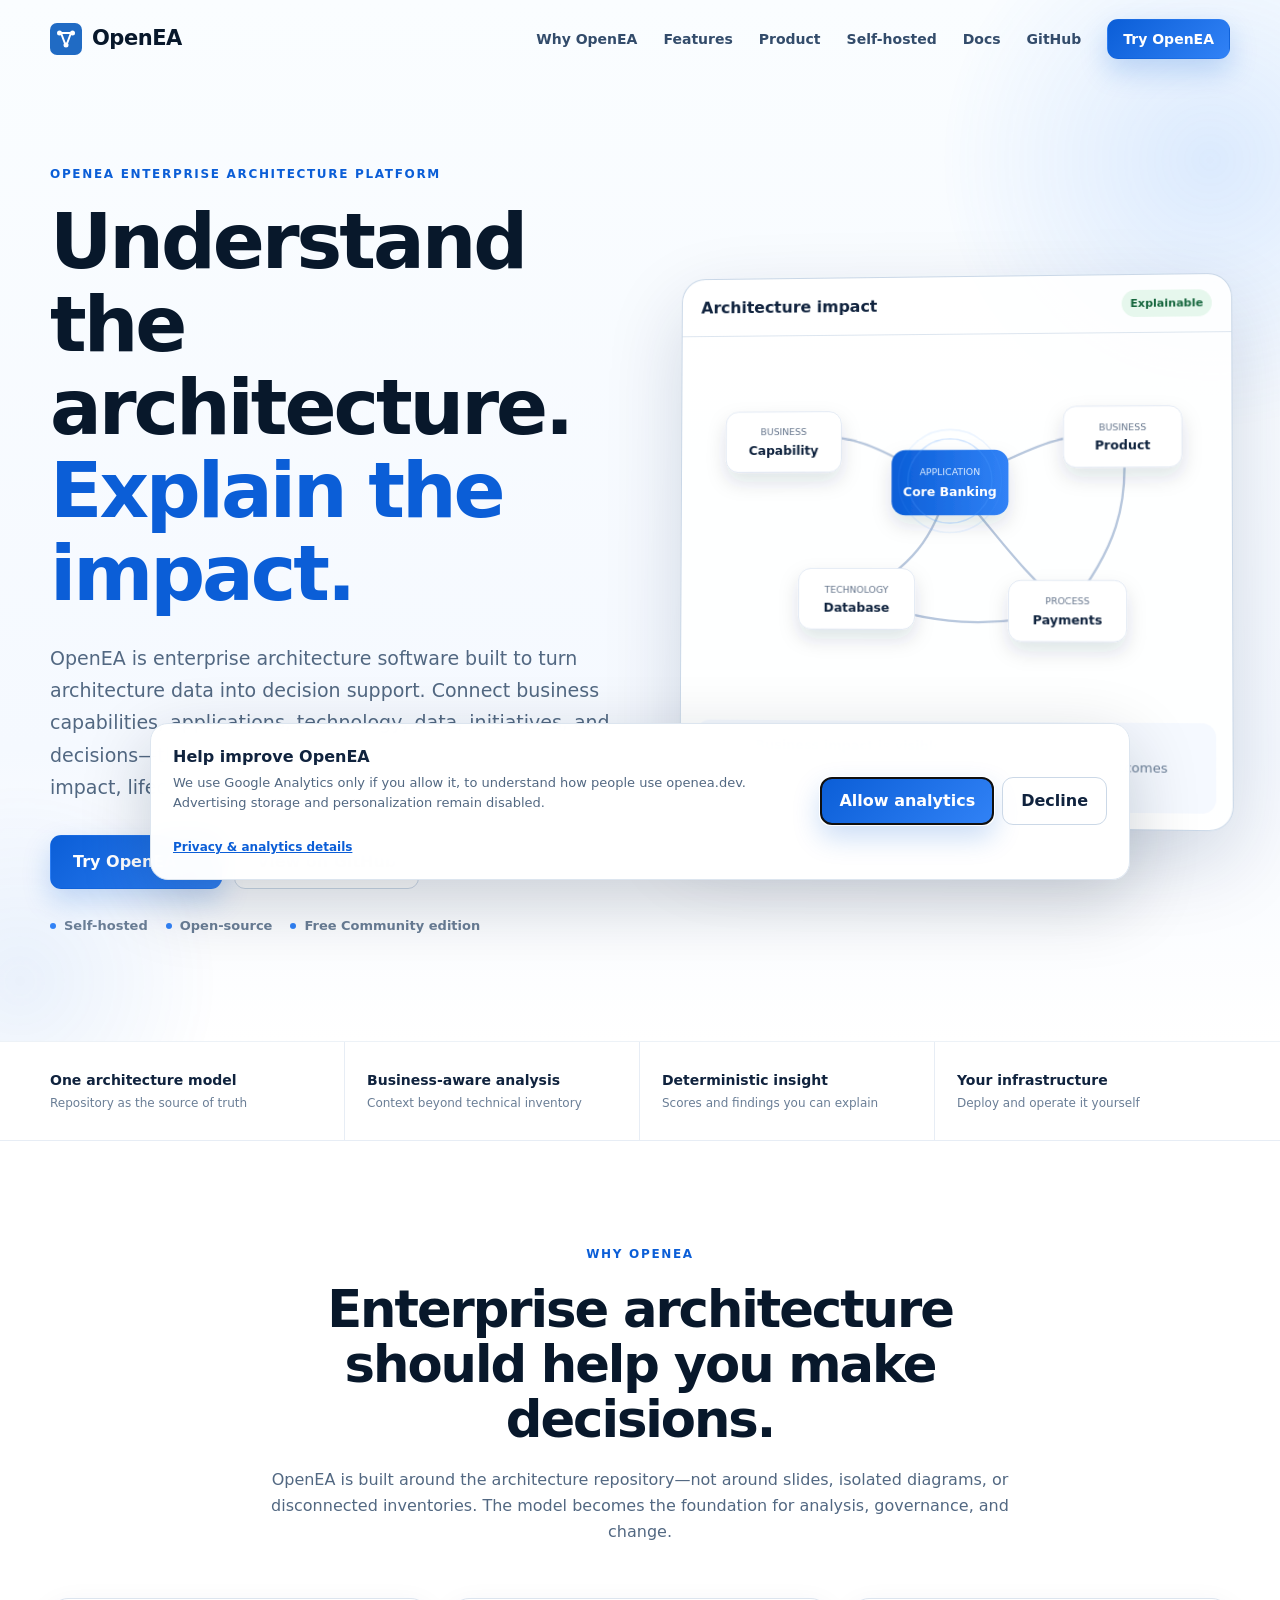
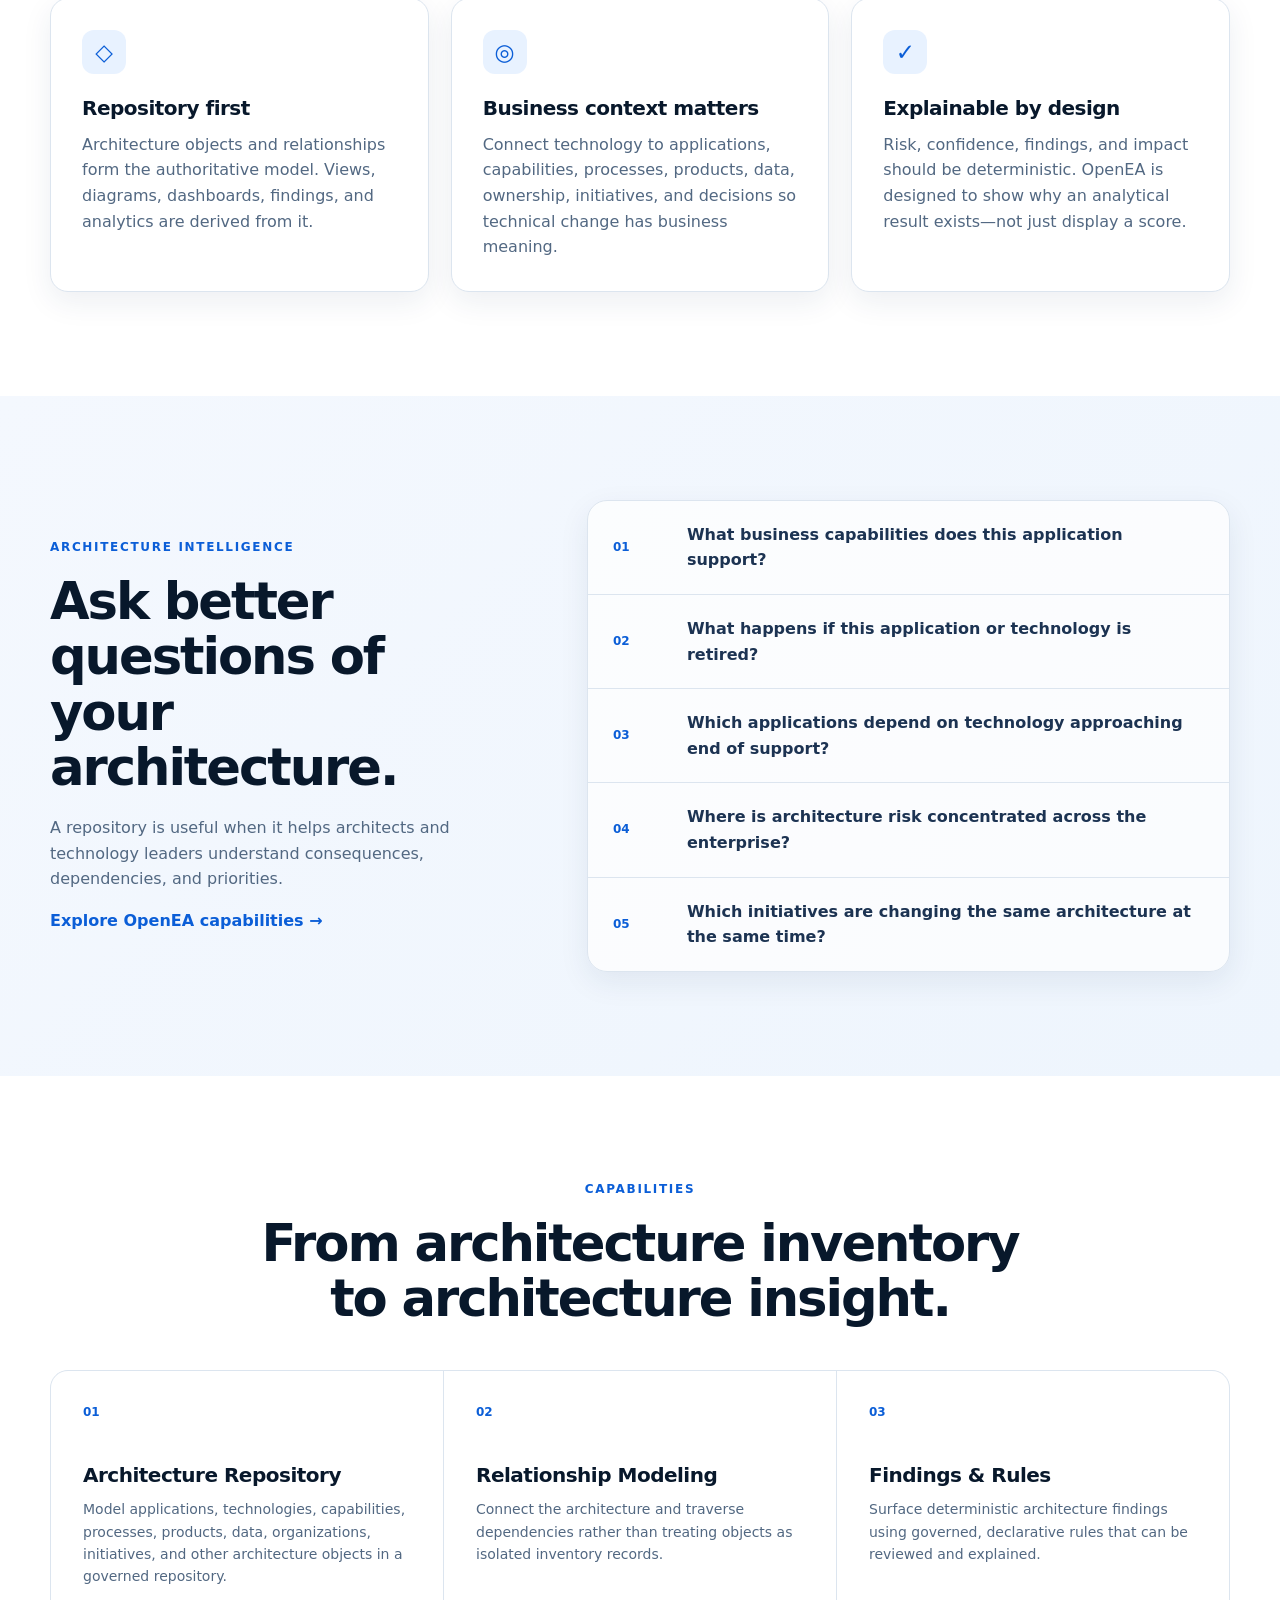
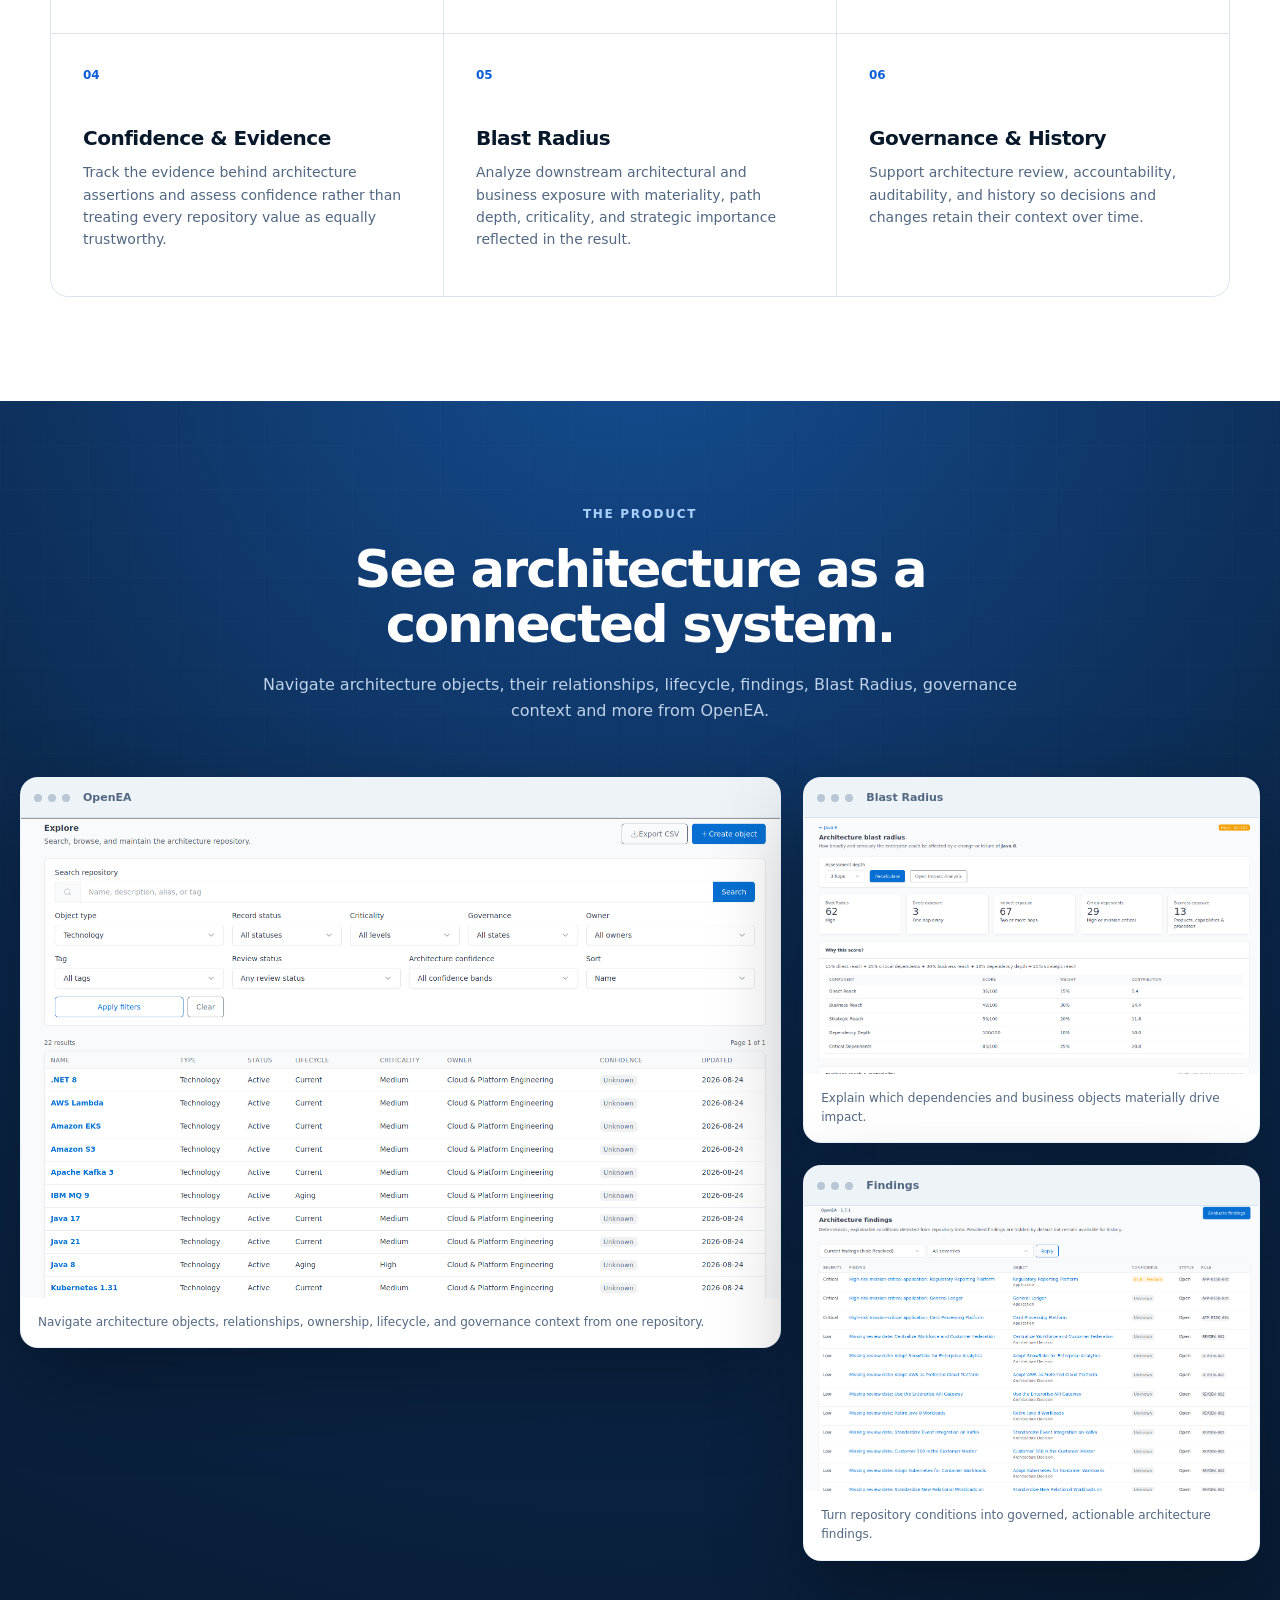
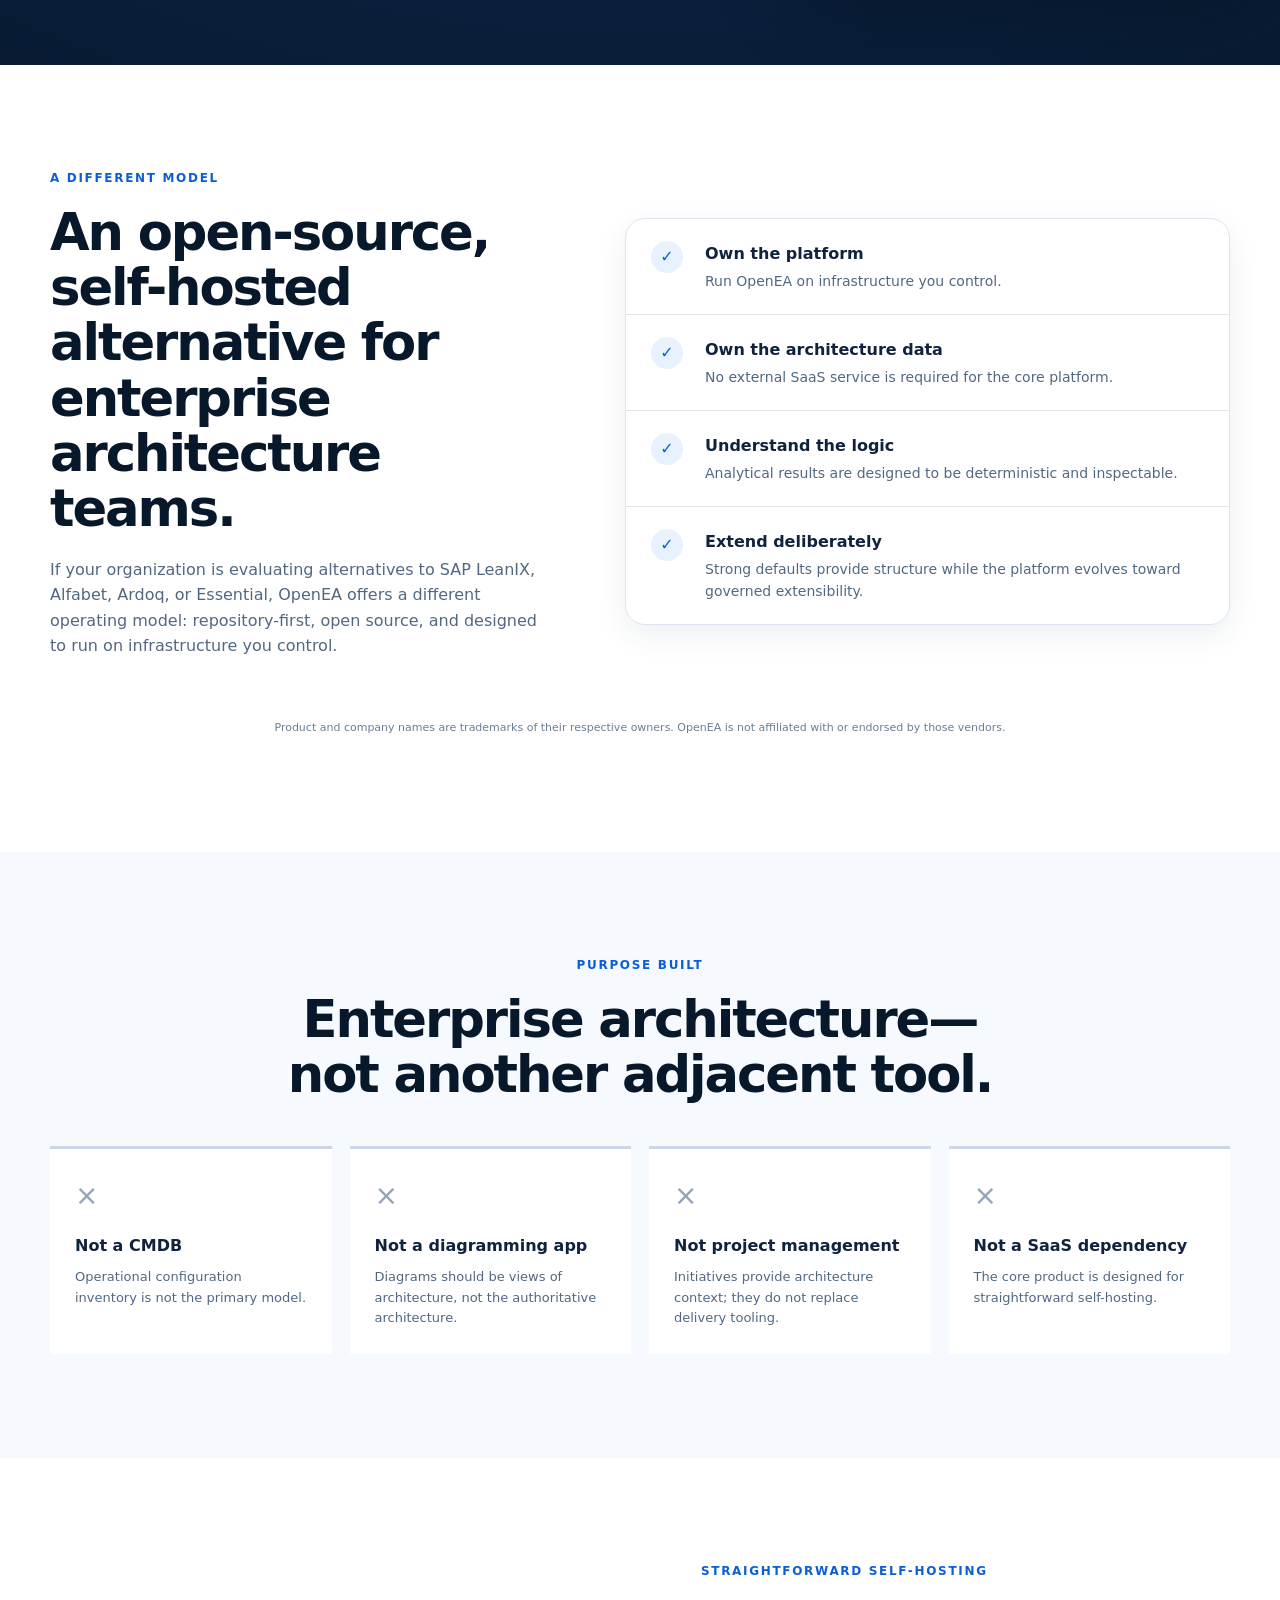
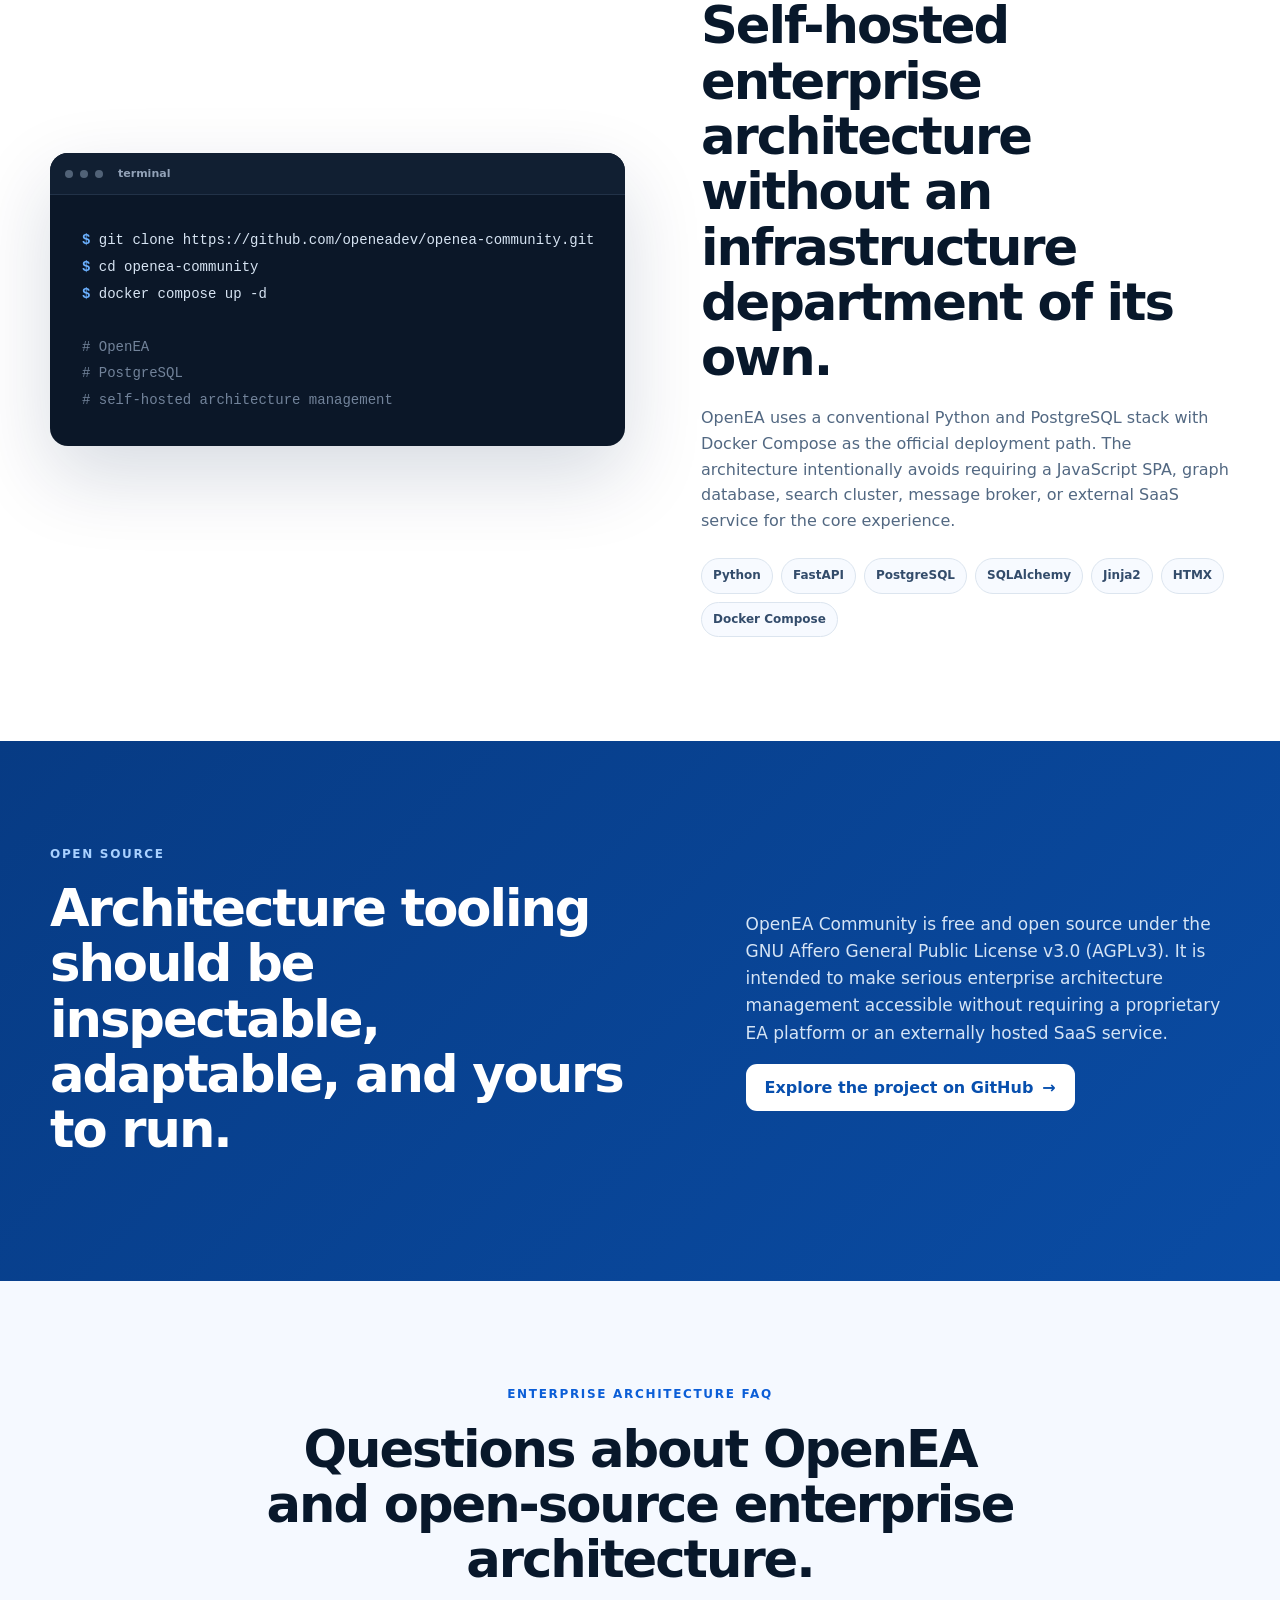
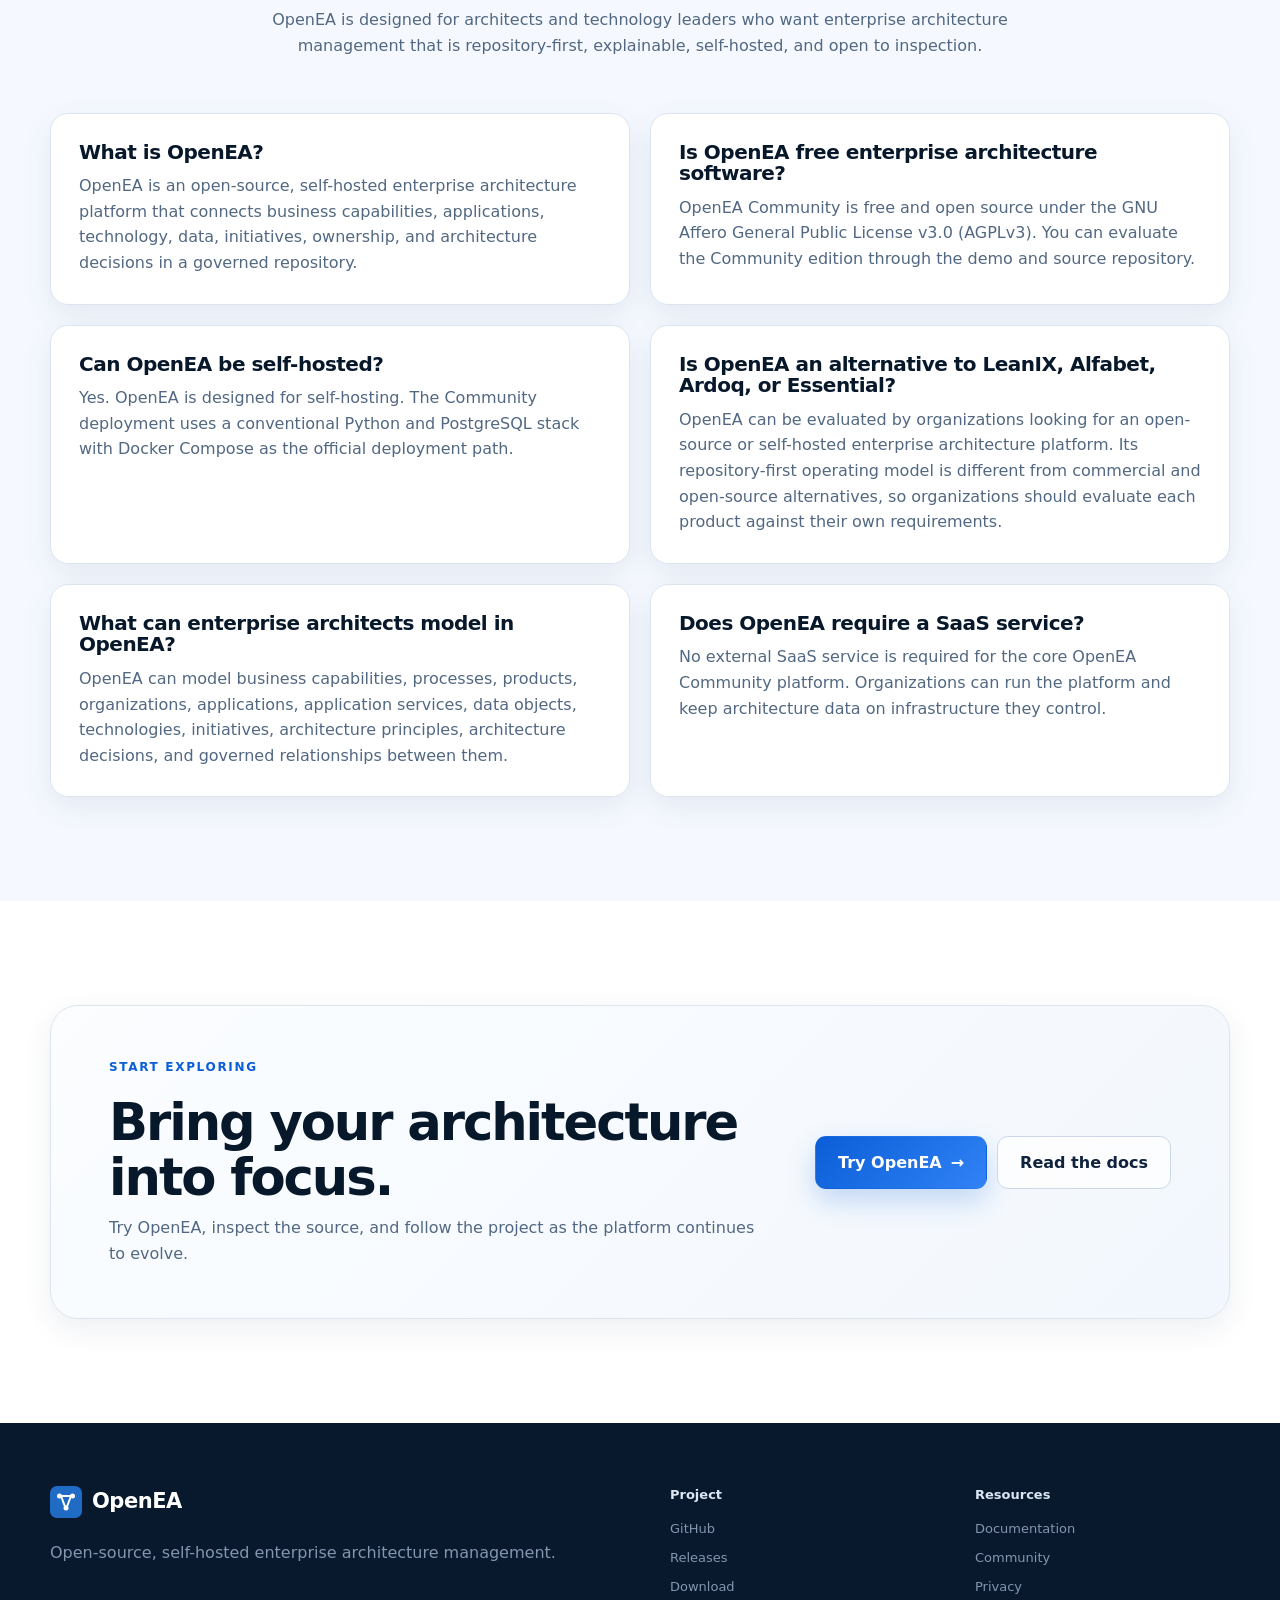
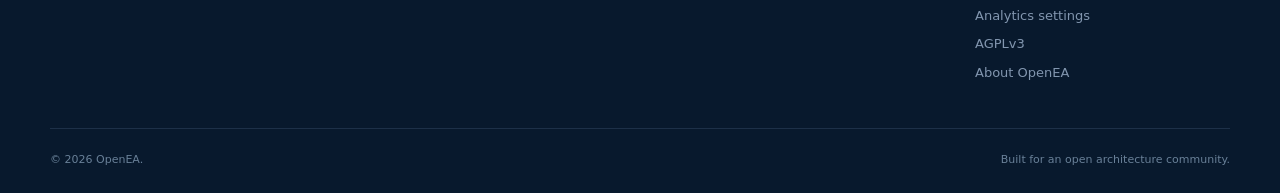
<file: index.html>
<!doctype html>
<html lang="en">

<head>
  <meta charset="utf-8">
  <meta name="viewport" content="width=device-width, initial-scale=1">
  <title>OpenEA | Open-Source Enterprise Architecture Platform</title>
  <meta name="description"
    content="OpenEA is open-source, self-hosted enterprise architecture software for mapping applications, capabilities, technology, dependencies, risk, and change.">
  <meta name="application-name" content="OpenEA">
  <meta name="author" content="OpenEA">
  <meta name="theme-color" content="#0b5ed7">
  <meta name="robots" content="index,follow,max-image-preview:large,max-snippet:-1,max-video-preview:-1">
  <link rel="canonical" href="https://openea.dev/">
  <link rel="icon" href="assets/img/favicon.svg" type="image/svg+xml">
  <link rel="icon" href="assets/img/favicon-32.png" type="image/png" sizes="32x32">
  <link rel="apple-touch-icon" href="assets/img/apple-touch-icon.png" sizes="180x180">
  <link rel="manifest" href="site.webmanifest">
  <link rel="stylesheet" href="assets/css/styles.css">

  <!-- Social discovery and rich link previews: LinkedIn/Facebook use Open Graph; X uses twitter:* card metadata. -->
  <meta property="og:locale" content="en_US">
  <meta property="og:type" content="website">
  <meta property="og:site_name" content="OpenEA">
  <meta property="og:title" content="OpenEA | Open-Source Enterprise Architecture Platform">
  <meta property="og:description"
    content="Open-source, self-hosted enterprise architecture software for understanding applications, capabilities, technology, dependencies, risk, and change.">
  <meta property="og:url" content="https://openea.dev/">
  <meta property="og:image" content="https://openea.dev/assets/img/openea-social.png">
  <meta property="og:image:secure_url" content="https://openea.dev/assets/img/openea-social.png">
  <meta property="og:image:type" content="image/png">
  <meta property="og:image:width" content="1200">
  <meta property="og:image:height" content="630">
  <meta property="og:image:alt" content="OpenEA — open-source enterprise architecture platform">

  <meta name="twitter:card" content="summary_large_image">
  <meta name="twitter:title" content="OpenEA | Open-Source Enterprise Architecture Platform">
  <meta name="twitter:description"
    content="Open-source, self-hosted enterprise architecture software for understanding applications, capabilities, technology, dependencies, risk, and change.">
  <meta name="twitter:image" content="https://openea.dev/assets/img/openea-social.png">
  <meta name="twitter:image:alt" content="OpenEA — open-source enterprise architecture platform">

  <script type="application/ld+json">
{
  "@context": "https://schema.org",
  "@graph": [
    {
      "@type": "Organization",
      "@id": "https://openea.dev/#organization",
      "name": "OpenEA",
      "alternateName": "OpenEA Project",
      "url": "https://openea.dev/",
      "logo": {
        "@type": "ImageObject",
        "url": "https://openea.dev/assets/img/openea-mark.svg",
        "contentUrl": "https://openea.dev/assets/img/openea-mark.svg",
        "caption": "OpenEA"
      },
      "sameAs": [
        "https://github.com/openeadev"
      ]
    },
    {
      "@type": "WebSite",
      "@id": "https://openea.dev/#website",
      "url": "https://openea.dev/",
      "name": "OpenEA",
      "description": "Open-source, self-hosted enterprise architecture platform.",
      "inLanguage": "en-US",
      "publisher": {
        "@id": "https://openea.dev/#organization"
      }
    },
    {
      "@type": "WebPage",
      "@id": "https://openea.dev/#webpage",
      "url": "https://openea.dev/",
      "name": "OpenEA | Open-Source Enterprise Architecture Platform",
      "description": "OpenEA is open-source, self-hosted enterprise architecture software for mapping applications, capabilities, technology, dependencies, risk, and change.",
      "isPartOf": {
        "@id": "https://openea.dev/#website"
      },
      "about": {
        "@id": "https://openea.dev/#software"
      },
      "primaryImageOfPage": {
        "@id": "https://openea.dev/#social-image"
      },
      "inLanguage": "en-US"
    },
    {
      "@type": "ImageObject",
      "@id": "https://openea.dev/#social-image",
      "url": "https://openea.dev/assets/img/openea-social.png",
      "contentUrl": "https://openea.dev/assets/img/openea-social.png",
      "width": 1200,
      "height": 630,
      "caption": "OpenEA open enterprise architecture"
    },
    {
      "@type": "SoftwareApplication",
      "@id": "https://openea.dev/#software",
      "name": "OpenEA",
      "url": "https://openea.dev/",
      "applicationCategory": "BusinessApplication",
      "applicationSubCategory": "Enterprise Architecture Management",
      "operatingSystem": "Linux, Docker",
      "description": "An open-source, self-hosted enterprise architecture platform for modeling business capabilities, applications, technology, data, relationships, dependencies, lifecycle risk, governance, and architecture change.",
      "publisher": {
        "@id": "https://openea.dev/#organization"
      },
      "codeRepository": "https://github.com/openeadev/openea-community",
      "softwareHelp": "https://docs.openea.dev/",
      "downloadUrl": "https://github.com/openeadev/openea-community/releases",
      "license": "https://www.gnu.org/licenses/agpl-3.0.html",
      "offers": {
        "@type": "Offer",
        "name": "OpenEA Community",
        "price": "0",
        "priceCurrency": "USD",
        "url": "https://openea.dev/try/"
      },
      "audience": {
        "@type": "Audience",
        "audienceType": "Enterprise architects, solution architects, technology leaders, and organizations managing enterprise architecture"
      },
      "featureList": [
        "Enterprise architecture repository",
        "Application and business capability modeling",
        "Relationship and dependency modeling",
        "Architecture impact and blast radius analysis",
        "Architecture findings and explainable rules",
        "Confidence and evidence tracking",
        "Governance and history",
        "Self-hosted Docker deployment"
      ]
    },
    {
      "@type": "FAQPage",
      "@id": "https://openea.dev/#faq",
      "mainEntity": [
        {
          "@type": "Question",
          "name": "What is OpenEA?",
          "acceptedAnswer": {
            "@type": "Answer",
            "text": "OpenEA is an open-source, self-hosted enterprise architecture platform that connects business capabilities, applications, technology, data, initiatives, ownership, and architecture decisions in a governed repository."
          }
        },
        {
          "@type": "Question",
          "name": "Is OpenEA free enterprise architecture software?",
          "acceptedAnswer": {
            "@type": "Answer",
            "text": "OpenEA Community is free and open source under the GNU Affero General Public License v3.0 (AGPLv3). It can be evaluated through the OpenEA Community demo and source repository."
          }
        },
        {
          "@type": "Question",
          "name": "Can OpenEA be self-hosted?",
          "acceptedAnswer": {
            "@type": "Answer",
            "text": "Yes. OpenEA is designed for self-hosting. The Community deployment uses a conventional Python and PostgreSQL stack with Docker Compose as the official deployment path."
          }
        },
        {
          "@type": "Question",
          "name": "Is OpenEA an alternative to LeanIX, Alfabet, Ardoq, or Essential?",
          "acceptedAnswer": {
            "@type": "Answer",
            "text": "OpenEA is designed for organizations evaluating an open-source or self-hosted enterprise architecture platform. It offers a repository-first operating model that can be evaluated alongside commercial and open-source products such as SAP LeanIX, Alfabet, Ardoq, and Essential. Product capabilities and requirements differ, so organizations should evaluate fit for their needs."
          }
        },
        {
          "@type": "Question",
          "name": "What can enterprise architects model in OpenEA?",
          "acceptedAnswer": {
            "@type": "Answer",
            "text": "OpenEA can model business capabilities, processes, products, organizations, applications, application services, data objects, technologies, initiatives, architecture principles, architecture decisions, and governed relationships between them."
          }
        },
        {
          "@type": "Question",
          "name": "Does OpenEA require a SaaS service?",
          "acceptedAnswer": {
            "@type": "Answer",
            "text": "No external SaaS service is required for the core OpenEA Community platform. Organizations can run the platform and keep architecture data on infrastructure they control."
          }
        }
      ]
    }
  ]
}
  </script>
</head>

<body>
  <a class="skip-link" href="#main">Skip to content</a>

  <header class="site-header" data-header>
    <div class="container nav-wrap">
      <a class="brand" href="./" aria-label="OpenEA home">
        <img src="assets/img/openea-mark.svg" width="32" height="32" alt="OpenEA">
        <span class="brand-name">OpenEA</span>
      </a>

      <button class="nav-toggle" type="button" aria-expanded="false" aria-controls="primary-nav" data-nav-toggle>
        <span class="sr-only">Toggle navigation</span>
        <span></span><span></span><span></span>
      </button>

      <nav id="primary-nav" class="primary-nav" aria-label="Primary navigation" data-nav>
        <a href="#why">Why OpenEA</a>
        <a href="#features">Features</a>
        <a href="#product">Product</a>
        <a href="#self-hosted">Self-hosted</a>
        <a href="https://docs.openea.dev/" target="_blank" rel="noopener noreferrer">Docs</a>
        <a class="nav-github" href="https://github.com/openeadev/openea-community" data-github-link>GitHub</a>
        <a class="button button-small button-primary" href="/try/" data-try-link>Try OpenEA</a>
      </nav>
    </div>
  </header>

  <main id="main">
    <section class="hero section">
      <div class="hero-orb hero-orb-one" aria-hidden="true"></div>
      <div class="hero-orb hero-orb-two" aria-hidden="true"></div>
      <div class="container hero-grid">
        <div class="hero-copy">
          <div class="eyebrow">OpenEA enterprise architecture platform</div>
          <h1>Understand the architecture.<br><span>Explain the impact.</span></h1>
          <p class="hero-lede">OpenEA is enterprise architecture software built to turn architecture data into decision
            support. Connect business capabilities, applications, technology, data, initiatives, and decisions—then
            understand dependencies, business impact, lifecycle risk, and change.</p>
          <div class="hero-actions">
            <a class="button button-primary button-large" href="/try/" data-try-link>Try OpenEA <span
                aria-hidden="true">→</span></a>
            <a class="button button-secondary button-large" href="https://github.com/openeadev/openea-community"
              data-github-link>View on GitHub</a>
          </div>
          <div class="hero-meta" aria-label="OpenEA highlights">
            <span>Self-hosted</span>
            <span>Open-source</span>
            <span>Free Community edition</span>
          </div>
        </div>

        <div class="hero-visual" aria-label="Illustration of connected enterprise architecture objects">
          <div class="graph-card">
            <div class="graph-toolbar">
              <span class="graph-title">Architecture impact</span>
              <span class="status-pill">Explainable</span>
            </div>
            <div class="graph-canvas" aria-hidden="true">
              <svg viewBox="0 0 680 470" role="img" aria-label="Connected business and technology architecture objects">
                <defs>
                  <linearGradient id="nodeBlue" x1="0" x2="1">
                    <stop offset="0%" stop-color="#0b5ed7" />
                    <stop offset="100%" stop-color="#3182f6" />
                  </linearGradient>
                  <filter id="shadow" x="-50%" y="-50%" width="200%" height="200%">
                    <feDropShadow dx="0" dy="12" stdDeviation="12" flood-color="#0a2540" flood-opacity=".13" />
                  </filter>
                </defs>
                <g class="edges" stroke="#b7c7dd" stroke-width="3" fill="none">
                  <path d="M120 115 C220 85 270 150 335 165" />
                  <path d="M335 165 C420 145 455 95 555 110" />
                  <path d="M335 165 C315 240 285 275 215 315" />
                  <path d="M335 165 C390 225 420 275 485 330" />
                  <path d="M215 315 C310 350 390 355 485 330" />
                  <path d="M555 110 C565 195 545 255 485 330" />
                </g>
                <g filter="url(#shadow)">
                  <rect x="45" y="75" rx="16" ry="16" width="150" height="78" fill="#fff" stroke="#dbe5f1" />
                  <text x="120" y="105" text-anchor="middle" font-size="12" fill="#64748b">BUSINESS</text>
                  <text x="120" y="130" text-anchor="middle" font-size="16" font-weight="700"
                    fill="#10233e">Capability</text>

                  <rect x="260" y="125" rx="18" ry="18" width="150" height="84" fill="url(#nodeBlue)" />
                  <text x="335" y="158" text-anchor="middle" font-size="12" fill="#dcecff">APPLICATION</text>
                  <text x="335" y="184" text-anchor="middle" font-size="16" font-weight="700" fill="#fff">Core
                    Banking</text>

                  <rect x="480" y="70" rx="16" ry="16" width="150" height="78" fill="#fff" stroke="#dbe5f1" />
                  <text x="555" y="101" text-anchor="middle" font-size="12" fill="#64748b">BUSINESS</text>
                  <text x="555" y="126" text-anchor="middle" font-size="16" font-weight="700"
                    fill="#10233e">Product</text>

                  <rect x="140" y="277" rx="16" ry="16" width="150" height="78" fill="#fff" stroke="#dbe5f1" />
                  <text x="215" y="308" text-anchor="middle" font-size="12" fill="#64748b">TECHNOLOGY</text>
                  <text x="215" y="333" text-anchor="middle" font-size="16" font-weight="700"
                    fill="#10233e">Database</text>

                  <rect x="410" y="292" rx="16" ry="16" width="150" height="78" fill="#fff" stroke="#dbe5f1" />
                  <text x="485" y="323" text-anchor="middle" font-size="12" fill="#64748b">PROCESS</text>
                  <text x="485" y="348" text-anchor="middle" font-size="16" font-weight="700"
                    fill="#10233e">Payments</text>
                </g>
                <circle cx="335" cy="165" r="54" fill="none" stroke="#4e9aff" stroke-width="2" opacity=".24" />
                <circle cx="335" cy="165" r="66" fill="none" stroke="#4e9aff" stroke-width="2" opacity=".10" />
              </svg>
            </div>
            <div class="graph-insight">
              <span class="insight-icon" aria-hidden="true">↗</span>
              <div><strong>Business impact is visible.</strong><br><span>Trace dependencies from technology to the
                  business outcomes they enable.</span></div>
            </div>
          </div>
        </div>
      </div>
    </section>

    <section class="trust-strip" aria-label="Product positioning">
      <div class="container trust-grid">
        <div><strong>One architecture model</strong><span>Repository as the source of truth</span></div>
        <div><strong>Business-aware analysis</strong><span>Context beyond technical inventory</span></div>
        <div><strong>Deterministic insight</strong><span>Scores and findings you can explain</span></div>
        <div><strong>Your infrastructure</strong><span>Deploy and operate it yourself</span></div>
      </div>
    </section>

    <section id="why" class="section section-white">
      <div class="container">
        <div class="section-heading centered">
          <div class="eyebrow">Why OpenEA</div>
          <h2>Enterprise architecture should help you make decisions.</h2>
          <p>OpenEA is built around the architecture repository—not around slides, isolated diagrams, or disconnected
            inventories. The model becomes the foundation for analysis, governance, and change.</p>
        </div>

        <div class="principles-grid">
          <article class="feature-card">
            <div class="icon-box" aria-hidden="true">◇</div>
            <h3>Repository first</h3>
            <p>Architecture objects and relationships form the authoritative model. Views, diagrams, dashboards,
              findings, and analytics are derived from it.</p>
          </article>
          <article class="feature-card">
            <div class="icon-box" aria-hidden="true">◎</div>
            <h3>Business context matters</h3>
            <p>Connect technology to applications, capabilities, processes, products, data, ownership, initiatives, and
              decisions so technical change has business meaning.</p>
          </article>
          <article class="feature-card">
            <div class="icon-box" aria-hidden="true">✓</div>
            <h3>Explainable by design</h3>
            <p>Risk, confidence, findings, and impact should be deterministic. OpenEA is designed to show why an
              analytical result exists—not just display a score.</p>
          </article>
        </div>
      </div>
    </section>

    <section class="section questions-section">
      <div class="container questions-grid">
        <div class="section-heading">
          <div class="eyebrow">Architecture intelligence</div>
          <h2>Ask better questions of your architecture.</h2>
          <p>A repository is useful when it helps architects and technology leaders understand consequences,
            dependencies, and priorities.</p>
          <a class="text-link" href="#features">Explore OpenEA capabilities <span aria-hidden="true">→</span></a>
        </div>
        <div class="question-list">
          <div class="question"><span>01</span>
            <p>What business capabilities does this application support?</p>
          </div>
          <div class="question"><span>02</span>
            <p>What happens if this application or technology is retired?</p>
          </div>
          <div class="question"><span>03</span>
            <p>Which applications depend on technology approaching end of support?</p>
          </div>
          <div class="question"><span>04</span>
            <p>Where is architecture risk concentrated across the enterprise?</p>
          </div>
          <div class="question"><span>05</span>
            <p>Which initiatives are changing the same architecture at the same time?</p>
          </div>
        </div>
      </div>
    </section>

    <section id="features" class="section section-white">
      <div class="container">
        <div class="section-heading centered compact">
          <div class="eyebrow">Capabilities</div>
          <h2>From architecture inventory to architecture insight.</h2>
        </div>

        <div class="capability-grid">
          <article class="capability-card">
            <span class="capability-number">01</span>
            <h3>Architecture Repository</h3>
            <p>Model applications, technologies, capabilities, processes, products, data, organizations, initiatives,
              and other architecture objects in a governed repository.</p>
          </article>
          <article class="capability-card">
            <span class="capability-number">02</span>
            <h3>Relationship Modeling</h3>
            <p>Connect the architecture and traverse dependencies rather than treating objects as isolated inventory
              records.</p>
          </article>
          <article class="capability-card">
            <span class="capability-number">03</span>
            <h3>Findings &amp; Rules</h3>
            <p>Surface deterministic architecture findings using governed, declarative rules that can be reviewed and
              explained.</p>
          </article>
          <article class="capability-card">
            <span class="capability-number">04</span>
            <h3>Confidence &amp; Evidence</h3>
            <p>Track the evidence behind architecture assertions and assess confidence rather than treating every
              repository value as equally trustworthy.</p>
          </article>
          <article class="capability-card">
            <span class="capability-number">05</span>
            <h3>Blast Radius</h3>
            <p>Analyze downstream architectural and business exposure with materiality, path depth, criticality, and
              strategic importance reflected in the result.</p>
          </article>
          <article class="capability-card">
            <span class="capability-number">06</span>
            <h3>Governance &amp; History</h3>
            <p>Support architecture review, accountability, auditability, and history so decisions and changes retain
              their context over time.</p>
          </article>
        </div>
      </div>
    </section>

    <section id="product" class="section product-section">
      <div class="container">
        <div class="section-heading centered product-heading">
          <div class="eyebrow eyebrow-light">The product</div>
          <h2>See architecture as a connected system.</h2>
          <p>Navigate architecture objects, their relationships, lifecycle, findings, Blast Radius, governance context
            and more
            from OpenEA.
          </p>
        </div>

        <div class="screenshot-showcase">
          <figure class="screenshot-panel screenshot-panel-main">
            <div class="browser-chrome"><span></span><span></span><span></span><strong>OpenEA</strong></div>
            <div class="screenshot-placeholder">
              <!-- <div class="placeholder-kicker">PRODUCT SCREENSHOT</div>
              <div class="placeholder-title">Architecture repository / object detail</div>
              <div class="placeholder-path">assets/img/screenshots/repository.png</div> -->
              <img src="assets/img/screenshots/repository.png" width="1481" height="935"
                alt="OpenEA enterprise architecture repository showing governed architecture records">
            </div>
            <figcaption>Navigate architecture objects, relationships, ownership, lifecycle, and governance context from
              one repository.</figcaption>
          </figure>

          <div class="screenshot-stack">
            <figure class="screenshot-panel">
              <div class="browser-chrome"><span></span><span></span><span></span><strong>Blast Radius</strong></div>
              <div class="screenshot-placeholder screenshot-placeholder-small">
                <!-- <div class="placeholder-kicker">PRODUCT SCREENSHOT</div>
                <div class="placeholder-title">Blast Radius analysis</div>
                <div class="placeholder-path">assets/img/screenshots/blast-radius.png</div> -->
                <img src="assets/img/screenshots/blast-radius.png" width="1487" height="835"
                  alt="OpenEA blast radius analysis showing enterprise architecture dependencies and impact">
              </div>
              <figcaption>Explain which dependencies and business objects materially drive impact.</figcaption>
            </figure>
            <figure class="screenshot-panel">
              <div class="browser-chrome"><span></span><span></span><span></span><strong>Findings</strong></div>
              <div class="screenshot-placeholder screenshot-placeholder-small">
                <!-- <div class="placeholder-kicker">PRODUCT SCREENSHOT</div>
                <div class="placeholder-title">Architecture findings</div>
                <div class="placeholder-path">assets/img/screenshots/findings.png</div> -->
                <img src="assets/img/screenshots/findings.png" width="1485" height="931"
                  alt="OpenEA architecture findings view showing governed and explainable findings">
              </div>
              <figcaption>Turn repository conditions into governed, actionable architecture findings.</figcaption>
            </figure>
          </div>
        </div>
      </div>
    </section>

    <section class="section section-white comparison-section">
      <div class="container comparison-grid">
        <div class="section-heading">
          <div class="eyebrow">A different model</div>
          <h2>An open-source, self-hosted alternative for enterprise architecture teams.</h2>
          <p>If your organization is evaluating alternatives to SAP LeanIX, Alfabet, Ardoq, or Essential, OpenEA offers
            a different operating model: repository-first, open source, and designed to run on infrastructure you
            control.</p>
        </div>
        <div class="comparison-card">
          <div class="comparison-row"><span class="check" aria-hidden="true">✓</span>
            <div><strong>Own the platform</strong>
              <p>Run OpenEA on infrastructure you control.</p>
            </div>
          </div>
          <div class="comparison-row"><span class="check" aria-hidden="true">✓</span>
            <div><strong>Own the architecture data</strong>
              <p>No external SaaS service is required for the core platform.</p>
            </div>
          </div>
          <div class="comparison-row"><span class="check" aria-hidden="true">✓</span>
            <div><strong>Understand the logic</strong>
              <p>Analytical results are designed to be deterministic and inspectable.</p>
            </div>
          </div>
          <div class="comparison-row"><span class="check" aria-hidden="true">✓</span>
            <div><strong>Extend deliberately</strong>
              <p>Strong defaults provide structure while the platform evolves toward governed extensibility.</p>
            </div>
          </div>
        </div>
      </div>
      <p class="trademark-note container">Product and company names are trademarks of their respective owners. OpenEA is
        not affiliated with or endorsed by those vendors.</p>
    </section>

    <section class="section not-a-section">
      <div class="container">
        <div class="section-heading centered compact">
          <div class="eyebrow">Purpose built</div>
          <h2>Enterprise architecture—not another adjacent tool.</h2>
        </div>
        <div class="not-a-grid">
          <div><span aria-hidden="true">×</span><strong>Not a CMDB</strong>
            <p>Operational configuration inventory is not the primary model.</p>
          </div>
          <div><span aria-hidden="true">×</span><strong>Not a diagramming app</strong>
            <p>Diagrams should be views of architecture, not the authoritative architecture.</p>
          </div>
          <div><span aria-hidden="true">×</span><strong>Not project management</strong>
            <p>Initiatives provide architecture context; they do not replace delivery tooling.</p>
          </div>
          <div><span aria-hidden="true">×</span><strong>Not a SaaS dependency</strong>
            <p>The core product is designed for straightforward self-hosting.</p>
          </div>
        </div>
      </div>
    </section>

    <section id="self-hosted" class="section section-white deploy-section">
      <div class="container deploy-grid">
        <div class="deploy-terminal" aria-label="Example OpenEA Docker Compose command">
          <div class="terminal-top"><span></span><span></span><span></span><strong>terminal</strong></div>
          <pre><code><span class="prompt">$</span> git clone https://github.com/openeadev/openea-community.git
<span class="prompt">$</span> cd openea-community
<span class="prompt">$</span> docker compose up -d

<span class="terminal-muted"># OpenEA
# PostgreSQL
# self-hosted architecture management</span></code></pre>
        </div>
        <div class="section-heading">
          <div class="eyebrow">Straightforward self-hosting</div>
          <h2>Self-hosted enterprise architecture without an infrastructure department of its own.</h2>
          <p>OpenEA uses a conventional Python and PostgreSQL stack with Docker Compose as the official deployment path.
            The architecture intentionally avoids requiring a JavaScript SPA, graph database, search cluster, message
            broker, or external SaaS service for the core experience.</p>
          <div class="tech-pills" aria-label="OpenEA technology stack">
            <span>Python</span><span>FastAPI</span><span>PostgreSQL</span><span>SQLAlchemy</span><span>Jinja2</span><span>HTMX</span><span>Docker
              Compose</span>
          </div>
        </div>
      </div>
    </section>

    <section class="section open-source-section">
      <div class="container open-source-grid">
        <div>
          <div class="eyebrow eyebrow-light">Open source</div>
          <h2>Architecture tooling should be inspectable, adaptable, and yours to run.</h2>
        </div>
        <div class="open-source-copy">
          <p>OpenEA Community is free and open source under the GNU Affero General Public License v3.0 (AGPLv3). It is
            intended to make serious enterprise architecture management accessible without requiring a proprietary EA
            platform or an externally hosted SaaS service.</p>
          <a class="button button-light" href="https://github.com/openeadev/openea-community" data-github-link>Explore
            the project on GitHub <span aria-hidden="true">→</span></a>
        </div>
      </div>
    </section>


    <section id="faq" class="section section-white faq-section">
      <div class="container">
        <div class="section-heading centered">
          <div class="eyebrow">Enterprise architecture FAQ</div>
          <h2>Questions about OpenEA and open-source enterprise architecture.</h2>
          <p>OpenEA is designed for architects and technology leaders who want enterprise architecture management that
            is
            repository-first, explainable, self-hosted, and open to inspection.</p>
        </div>
        <div class="faq-grid">
          <article class="faq-card">
            <h3>What is OpenEA?</h3>
            <p>OpenEA is an open-source, self-hosted enterprise architecture platform that connects business
              capabilities,
              applications, technology, data, initiatives, ownership, and architecture decisions in a governed
              repository.</p>
          </article>
          <article class="faq-card">
            <h3>Is OpenEA free enterprise architecture software?</h3>
            <p>OpenEA Community is free and open source under the GNU Affero General Public License v3.0 (AGPLv3). You
              can
              evaluate the Community edition through the demo and source repository.</p>
          </article>
          <article class="faq-card">
            <h3>Can OpenEA be self-hosted?</h3>
            <p>Yes. OpenEA is designed for self-hosting. The Community deployment uses a conventional Python and
              PostgreSQL
              stack with Docker Compose as the official deployment path.</p>
          </article>
          <article class="faq-card">
            <h3>Is OpenEA an alternative to LeanIX, Alfabet, Ardoq, or Essential?</h3>
            <p>OpenEA can be evaluated by organizations looking for an open-source or self-hosted enterprise
              architecture
              platform. Its repository-first operating model is different from commercial and open-source alternatives,
              so
              organizations should evaluate each product against their own requirements.</p>
          </article>
          <article class="faq-card">
            <h3>What can enterprise architects model in OpenEA?</h3>
            <p>OpenEA can model business capabilities, processes, products, organizations, applications, application
              services,
              data objects, technologies, initiatives, architecture principles, architecture decisions, and governed
              relationships between them.</p>
          </article>
          <article class="faq-card">
            <h3>Does OpenEA require a SaaS service?</h3>
            <p>No external SaaS service is required for the core OpenEA Community platform. Organizations can run the
              platform
              and keep architecture data on infrastructure they control.</p>
          </article>
        </div>
      </div>
    </section>

    <section id="try" class="section final-cta">
      <div class="container final-cta-inner">
        <div>
          <div class="eyebrow">Start exploring</div>
          <h2>Bring your architecture into focus.</h2>
          <p>Try OpenEA, inspect the source, and follow the project as the platform continues to evolve.</p>
        </div>
        <div class="final-cta-actions">
          <a class="button button-primary button-large" href="/try/" data-try-link>Try OpenEA <span
              aria-hidden="true">→</span></a>
          <a class="button button-secondary button-large" href="https://docs.openea.dev/" target="_blank"
            rel="noopener noreferrer">Read the docs</a>
        </div>
      </div>
    </section>
  </main>

  <footer class="site-footer">
    <div class="container footer-grid">
      <div class="footer-brand">
        <a class="brand brand-footer" href="/" aria-label="OpenEA home">
          <img src="assets/img/openea-mark.svg" width="32" height="32" alt="OpenEA">
          <span class="brand-name">OpenEA</span>
        </a>
        <p>Open-source, self-hosted enterprise architecture management.</p>
      </div>
      <div class="footer-links">
        <div><strong>Project</strong><a href="https://github.com/openeadev/openea-community"
            data-github-link>GitHub</a><a href="https://github.com/openeadev/openea-community/releases">Releases</a><a
            href="download/">Download</a></div>
        <div><strong>Resources</strong>
          <a href="https://docs.openea.dev/" target="_blank"
            rel="noopener noreferrer">Documentation</a>
          <a href="community/">Community</a><a
            href="privacy/">Privacy</a>
          <button type="button" class="footer-preference-button"
            data-consent-settings>Analytics settings</button>
          <a href="https://www.gnu.org/licenses/agpl-3.0.html"
            rel="noopener">AGPLv3</a>
           <a href="about/">About OpenEA</a>
          </div>
         
      </div>
    </div>
    <div class="container footer-bottom"><span>© <span data-year></span> OpenEA.</span><span>Built for an open
        architecture community.</span></div>
  </footer>

  <script src="assets/js/analytics.js" defer></script>
  <script src="assets/js/main.js" defer></script>
</body>

</html>
</file>
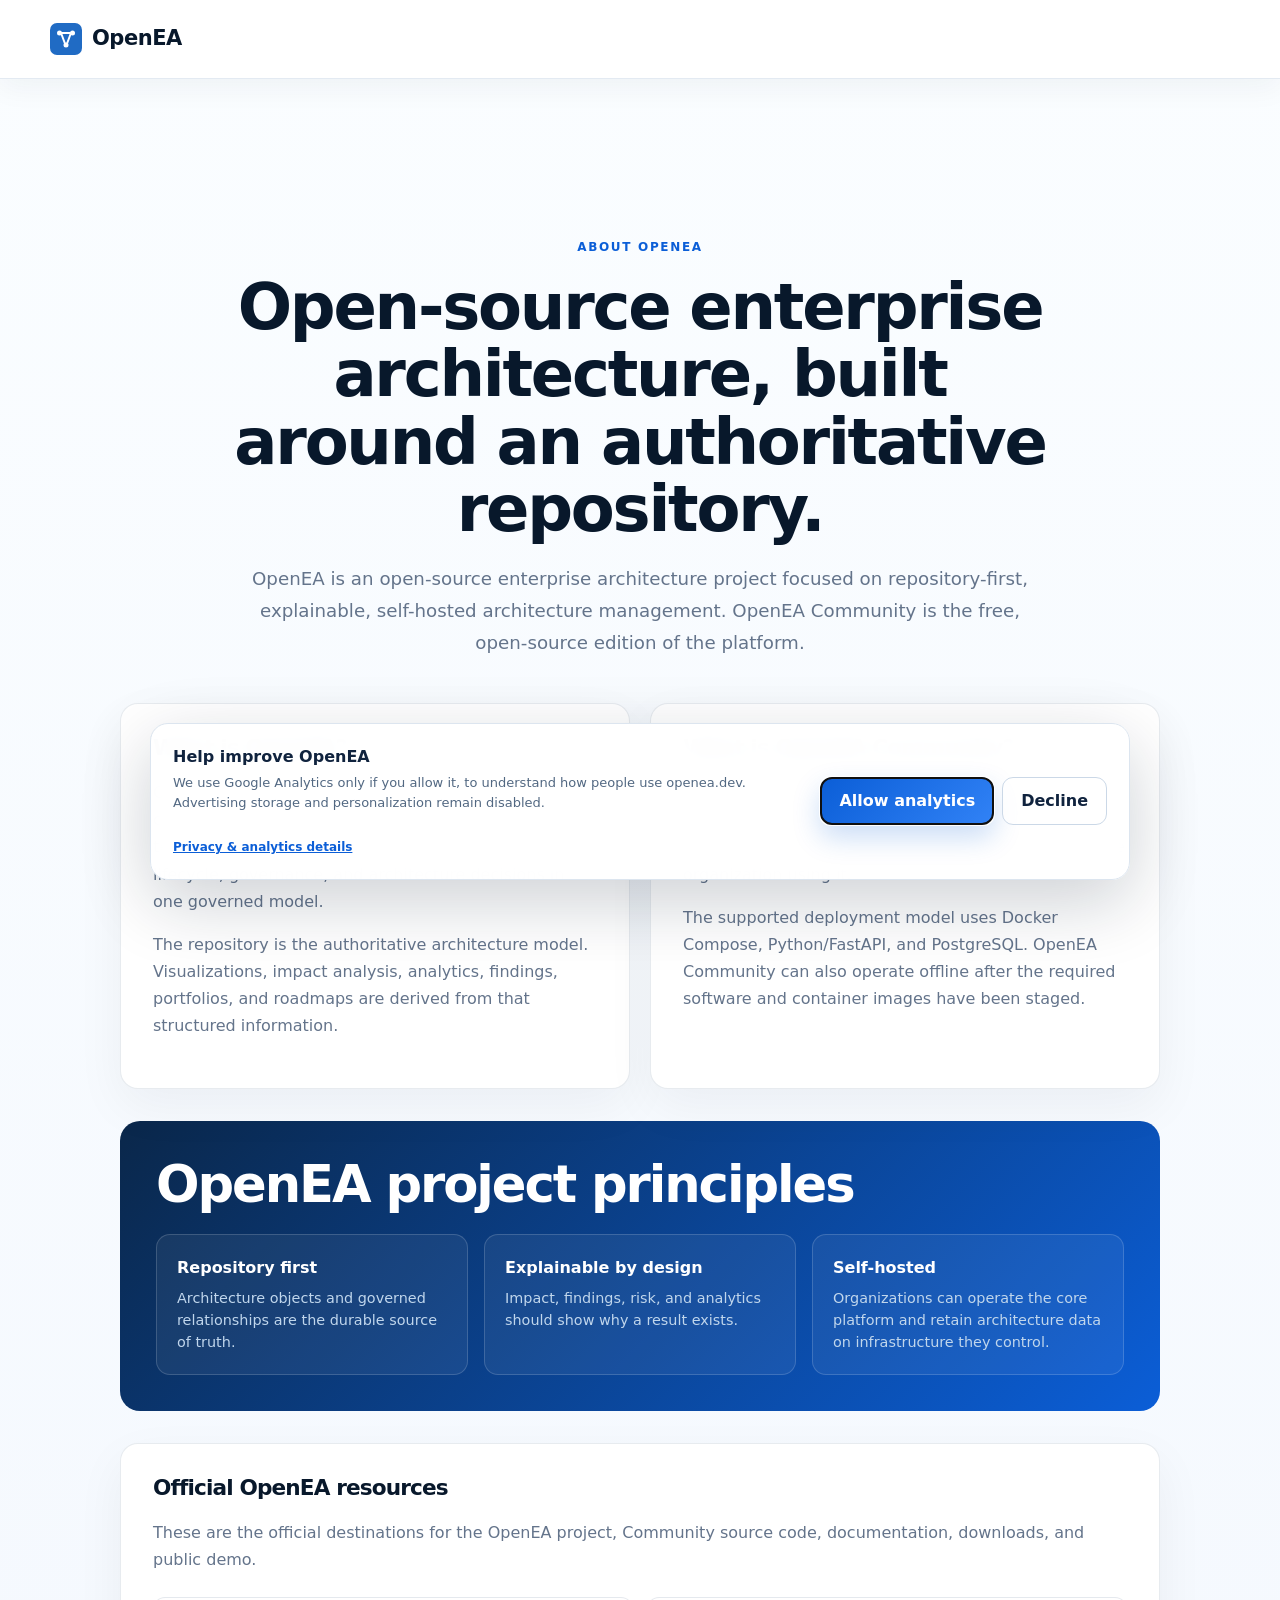
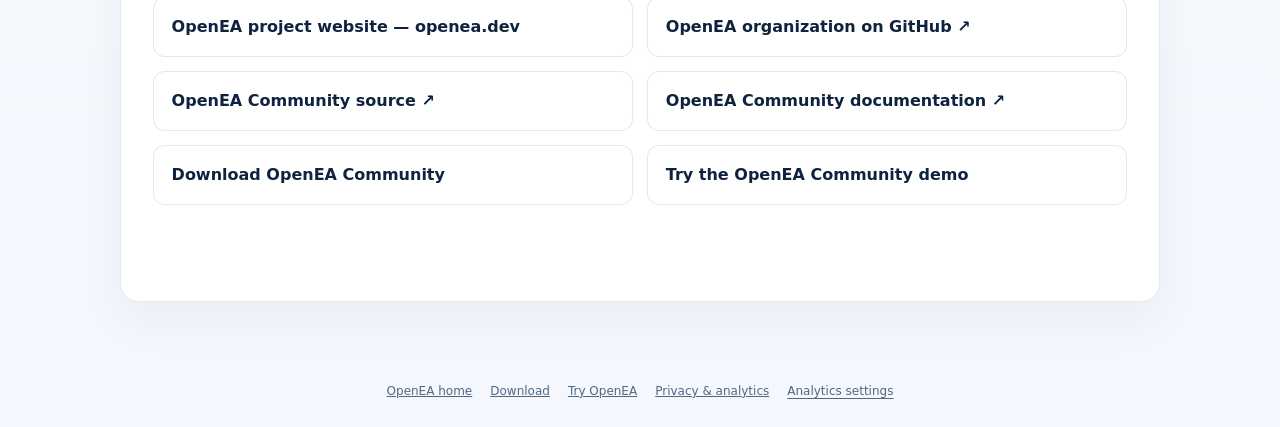
<file: about/index.html>
<!doctype html>
<html lang="en">
<head>
  <meta charset="utf-8">
  <meta name="viewport" content="width=device-width,initial-scale=1">

  <title>About OpenEA | Open-Source Enterprise Architecture Project</title>
  <meta name="description"
    content="OpenEA is an open-source, self-hosted enterprise architecture project. Learn about OpenEA Community, the project principles, source code, documentation, demo, and official links.">
  <meta name="robots" content="index,follow,max-image-preview:large,max-snippet:-1,max-video-preview:-1">
  <meta name="author" content="OpenEA">
  <link rel="canonical" href="https://openea.dev/about/">
  <link rel="me" href="https://github.com/openeadev">

  <meta property="og:locale" content="en_US">
  <meta property="og:type" content="website">
  <meta property="og:site_name" content="OpenEA">
  <meta property="og:title" content="About OpenEA | Open-Source Enterprise Architecture Project">
  <meta property="og:description"
    content="OpenEA is an open-source, self-hosted enterprise architecture project built around repository-first, explainable architecture management.">
  <meta property="og:url" content="https://openea.dev/about/">
  <meta property="og:image" content="https://openea.dev/assets/img/openea-social.png">
  <meta property="og:image:width" content="1200">
  <meta property="og:image:height" content="630">
  <meta property="og:image:alt" content="OpenEA — open-source enterprise architecture platform">

  <meta name="twitter:card" content="summary_large_image">
  <meta name="twitter:title" content="About OpenEA">
  <meta name="twitter:description"
    content="OpenEA is an open-source, self-hosted enterprise architecture project.">
  <meta name="twitter:image" content="https://openea.dev/assets/img/openea-social.png">

  <link rel="icon" href="../assets/img/favicon.svg" type="image/svg+xml">
  <link rel="icon" href="../assets/img/favicon-32.png" type="image/png" sizes="32x32">
  <link rel="apple-touch-icon" href="../assets/img/apple-touch-icon.png" sizes="180x180">
  <link rel="manifest" href="../site.webmanifest">
  <link rel="stylesheet" href="../assets/css/styles.css">

  <script type="application/ld+json">
  {
    "@context": "https://schema.org",
    "@graph": [
      {
        "@type": "Organization",
        "@id": "https://openea.dev/#organization",
        "name": "OpenEA",
        "alternateName": "OpenEA Project",
        "url": "https://openea.dev/",
        "description": "OpenEA is the open-source project behind OpenEA Community, a self-hosted enterprise architecture platform.",
        "logo": {
          "@type": "ImageObject",
          "url": "https://openea.dev/assets/img/openea-mark.svg",
          "contentUrl": "https://openea.dev/assets/img/openea-mark.svg",
          "caption": "OpenEA"
        },
        "sameAs": [
          "https://github.com/openeadev"
        ]
      },
      {
        "@type": "WebSite",
        "@id": "https://openea.dev/#website",
        "url": "https://openea.dev/",
        "name": "OpenEA",
        "alternateName": "OpenEA Project",
        "description": "Official website for the OpenEA open-source enterprise architecture project.",
        "publisher": {
          "@id": "https://openea.dev/#organization"
        },
        "inLanguage": "en-US"
      },
      {
        "@type": "WebPage",
        "@id": "https://openea.dev/about/#webpage",
        "url": "https://openea.dev/about/",
        "name": "About OpenEA | Open-Source Enterprise Architecture Project",
        "description": "About the OpenEA project, OpenEA Community, project principles, source code, documentation, and official resources.",
        "isPartOf": {
          "@id": "https://openea.dev/#website"
        },
        "about": {
          "@id": "https://openea.dev/#organization"
        },
        "breadcrumb": {
          "@id": "https://openea.dev/about/#breadcrumb"
        },
        "inLanguage": "en-US"
      },
      {
        "@type": "BreadcrumbList",
        "@id": "https://openea.dev/about/#breadcrumb",
        "itemListElement": [
          {
            "@type": "ListItem",
            "position": 1,
            "name": "OpenEA",
            "item": "https://openea.dev/"
          },
          {
            "@type": "ListItem",
            "position": 2,
            "name": "About OpenEA",
            "item": "https://openea.dev/about/"
          }
        ]
      },
      {
        "@type": "SoftwareApplication",
        "@id": "https://openea.dev/#software",
        "name": "OpenEA",
        "alternateName": "OpenEA Community",
        "applicationCategory": "BusinessApplication",
        "applicationSubCategory": "Enterprise Architecture Management",
        "operatingSystem": "Linux, Docker",
        "url": "https://openea.dev/",
        "codeRepository": "https://github.com/openeadev/openea-community",
        "softwareHelp": "https://docs.openea.dev/",
        "downloadUrl": "https://github.com/openeadev/openea-community/releases",
        "license": "https://www.gnu.org/licenses/agpl-3.0.html",
        "publisher": {
          "@id": "https://openea.dev/#organization"
        },
        "description": "OpenEA Community is the free, open-source, self-hosted edition of the OpenEA enterprise architecture platform.",
        "offers": {
          "@type": "Offer",
          "name": "OpenEA Community",
          "price": "0",
          "priceCurrency": "USD",
          "url": "https://openea.dev/download/"
        },
        "sameAs": [
          "https://github.com/openeadev/openea-community",
          "https://docs.openea.dev/"
        ]
      }
    ]
  }
  </script>

  <style>
    .about-shell {
      max-width: 1040px;
      margin: 0 auto;
    }
    .about-hero {
      padding: 5.5rem 0 2.75rem;
      text-align: center;
    }
    .about-hero h1 {
      max-width: 850px;
      margin: 0 auto 1.25rem;
      font-size: clamp(2.4rem, 5vw, 4.3rem);
      line-height: 1.05;
      letter-spacing: -.035em;
    }
    .about-lead {
      max-width: 790px;
      margin: 0 auto;
      color: var(--muted, #64748b);
      font-size: 1.14rem;
      line-height: 1.75;
    }
    .about-grid {
      display: grid;
      grid-template-columns: 1fr 1fr;
      gap: 1.25rem;
      margin-bottom: 2rem;
    }
    .about-card {
      padding: 2rem;
      border: 1px solid rgba(148,163,184,.22);
      border-radius: 18px;
      background: #fff;
      box-shadow: 0 18px 50px rgba(15,23,42,.05);
    }
    .about-card h2 {
      margin-top: 0;
      font-size: 1.35rem;
    }
    .about-card p,
    .about-card li {
      color: var(--muted, #64748b);
      line-height: 1.7;
    }
    .about-principles {
      margin: 2rem 0;
      padding: 2.25rem;
      border-radius: 20px;
      color: #d9e8f8;
      background: linear-gradient(135deg, #0a274a, #0b5ed7);
    }
    .about-principles h2 {
      margin-top: 0;
      color: #fff;
    }
    .about-principles-grid {
      display: grid;
      grid-template-columns: repeat(3,1fr);
      gap: 1rem;
      margin-top: 1.4rem;
    }
    .about-principles-grid div {
      padding: 1.25rem;
      border: 1px solid rgba(255,255,255,.16);
      border-radius: 14px;
      background: rgba(255,255,255,.06);
    }
    .about-principles-grid strong,
    .about-principles-grid span {
      display: block;
    }
    .about-principles-grid strong {
      margin-bottom: .35rem;
      color: #fff;
    }
    .about-principles-grid span {
      color: #c0d6ec;
      font-size: .9rem;
      line-height: 1.55;
    }
    .official-links {
      display: grid;
      grid-template-columns: repeat(2,1fr);
      gap: .9rem;
      margin: 1.5rem 0 4rem;
    }
    .official-links a {
      display: block;
      padding: 1rem 1.1rem;
      border: 1px solid rgba(148,163,184,.24);
      border-radius: 12px;
      font-weight: 700;
      text-decoration: none;
      background: #fff;
    }
    @media (max-width: 760px) {
      .about-grid,
      .about-principles-grid,
      .official-links {
        grid-template-columns: 1fr;
      }
      .about-hero {
        padding-top: 3.5rem;
      }
    }
  </style>
</head>
<body class="subpage">
  <header class="site-header is-scrolled">
    <div class="container nav-wrap">
      <a class="brand" href="../" aria-label="OpenEA home">
        <img src="../assets/img/openea-mark.svg" width="32" height="32" alt="OpenEA">
        <span class="brand-name">OpenEA</span>
      </a>
    </div>
  </header>

  <main>
    <div class="container about-shell">
      <section class="about-hero">
        <div class="eyebrow">About OpenEA</div>
        <h1>Open-source enterprise architecture, built around an authoritative repository.</h1>
        <p class="about-lead">
          OpenEA is an open-source enterprise architecture project focused on repository-first,
          explainable, self-hosted architecture management. OpenEA Community is the free,
          open-source edition of the platform.
        </p>
      </section>

      <div class="about-grid">
        <article class="about-card">
          <h2>What is OpenEA?</h2>
          <p>
            OpenEA is enterprise architecture software for connecting business capabilities,
            applications, technology, data, organizations, initiatives, ownership, lifecycle,
            governance, and architecture decisions in one governed model.
          </p>
          <p>
            The repository is the authoritative architecture model. Visualizations, impact
            analysis, analytics, findings, portfolios, and roadmaps are derived from that
            structured information.
          </p>
        </article>

        <article class="about-card">
          <h2>What is OpenEA Community?</h2>
          <p>
            OpenEA Community is the free and open-source edition of OpenEA. It is licensed under
            GNU AGPLv3 and designed to run on infrastructure controlled by the organization using it.
          </p>
          <p>
            The supported deployment model uses Docker Compose, Python/FastAPI, and PostgreSQL.
            OpenEA Community can also operate offline after the required software and container
            images have been staged.
          </p>
        </article>
      </div>

      <section class="about-principles">
        <h2>OpenEA project principles</h2>
        <div class="about-principles-grid">
          <div>
            <strong>Repository first</strong>
            <span>Architecture objects and governed relationships are the durable source of truth.</span>
          </div>
          <div>
            <strong>Explainable by design</strong>
            <span>Impact, findings, risk, and analytics should show why a result exists.</span>
          </div>
          <div>
            <strong>Self-hosted</strong>
            <span>Organizations can operate the core platform and retain architecture data on infrastructure they control.</span>
          </div>
        </div>
      </section>

      <article class="about-card">
        <h2>Official OpenEA resources</h2>
        <p>
          These are the official destinations for the OpenEA project, Community source code,
          documentation, downloads, and public demo.
        </p>
        <div class="official-links">
          <a href="https://openea.dev/">OpenEA project website — openea.dev</a>
          <a href="https://github.com/openeadev">OpenEA organization on GitHub ↗</a>
          <a href="https://github.com/openeadev/openea-community">OpenEA Community source ↗</a>
          <a href="https://docs.openea.dev/">OpenEA Community documentation ↗</a>
          <a href="../download/">Download OpenEA Community</a>
          <a href="../try/">Try the OpenEA Community demo</a>
        </div>
      </article>
    </div>
  </main>

  <footer class="subpage-footer">
    <div class="container subpage-footer__links">
      <a href="../">OpenEA home</a>
      <a href="../download/">Download</a>
      <a href="../try/">Try OpenEA</a>
      <a href="../privacy/">Privacy &amp; analytics</a>
      <button type="button" class="subpage-preference-button" data-consent-settings>Analytics settings</button>
    </div>
  </footer>

  <script src="../assets/js/analytics.js" defer></script>
</body>
</html>
</file>
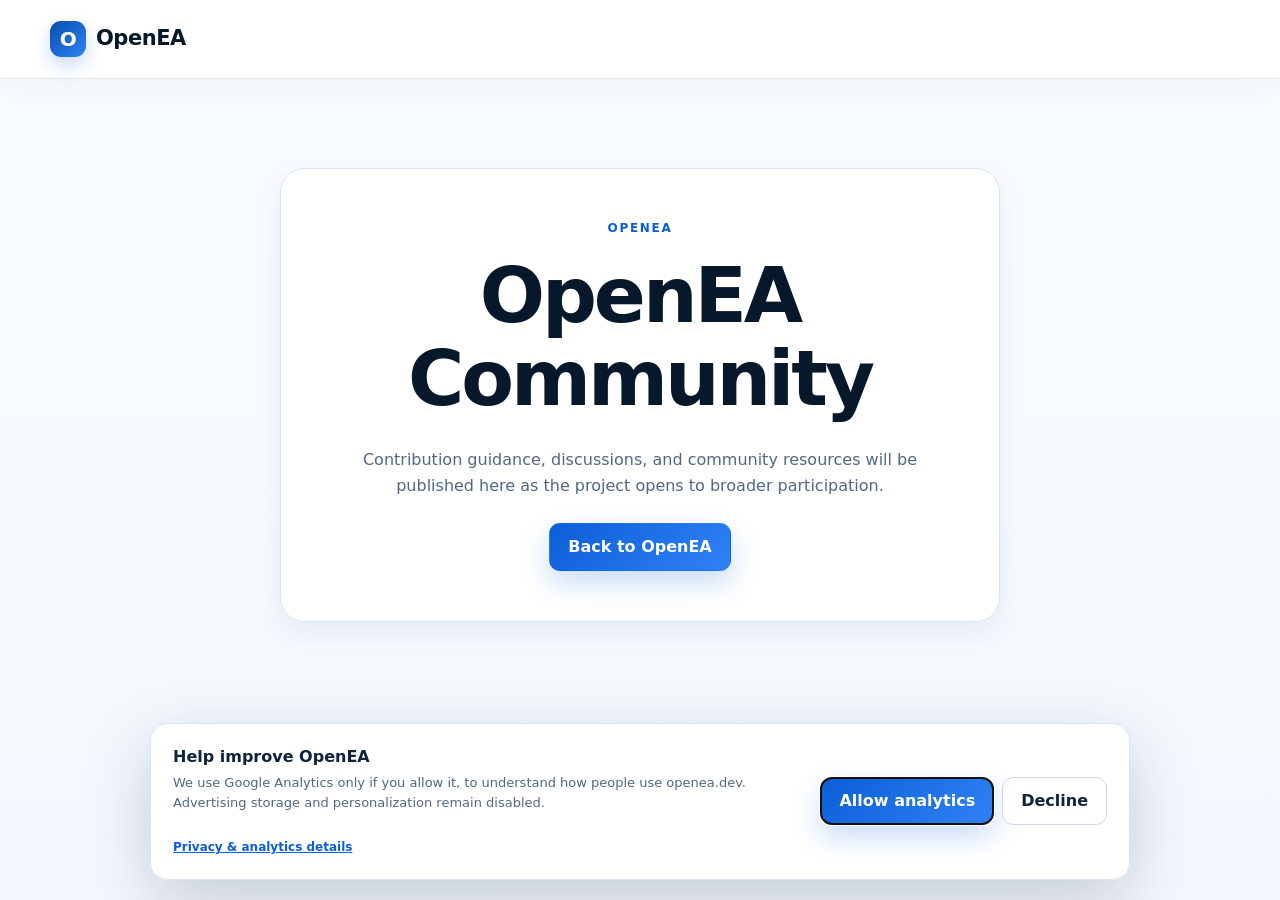
<file: community/index.html>
<!doctype html>
<html lang="en">

<head>
    <meta charset="utf-8">
    <meta name="viewport" content="width=device-width,initial-scale=1">
    <meta name="robots" content="noindex,follow">
    <title>OpenEA Community — OpenEA</title>
    <link rel="icon" href="../assets/img/favicon.svg" type="image/svg+xml">
    <link rel="stylesheet" href="../assets/css/styles.css">
</head>

<body class="subpage">
    <header class="site-header is-scrolled">
        <div class="container nav-wrap"><a class="brand" href="../"><span class="brand-mark">O</span><span
                    class="brand-name">OpenEA</span></a></div>
    </header>
    <main>
        <div class="container">
            <div class="subpage-card">
                <div class="eyebrow">OpenEA</div>
                <h1>OpenEA Community</h1>
                <p>Contribution guidance, discussions, and community resources will be published here as the project
                    opens to broader participation.</p><a class="button button-primary" href="../">Back to OpenEA</a>
            </div>
        </div>
    </main>

    <footer class="subpage-footer">
        <div class="container subpage-footer__links">
            <a href="../privacy/">Privacy &amp; analytics</a>
            <button type="button" class="subpage-preference-button" data-consent-settings>Analytics settings</button>
        </div>
    </footer>
  <script src="../assets/js/analytics.js" defer></script>
</body>

</html>
</file>
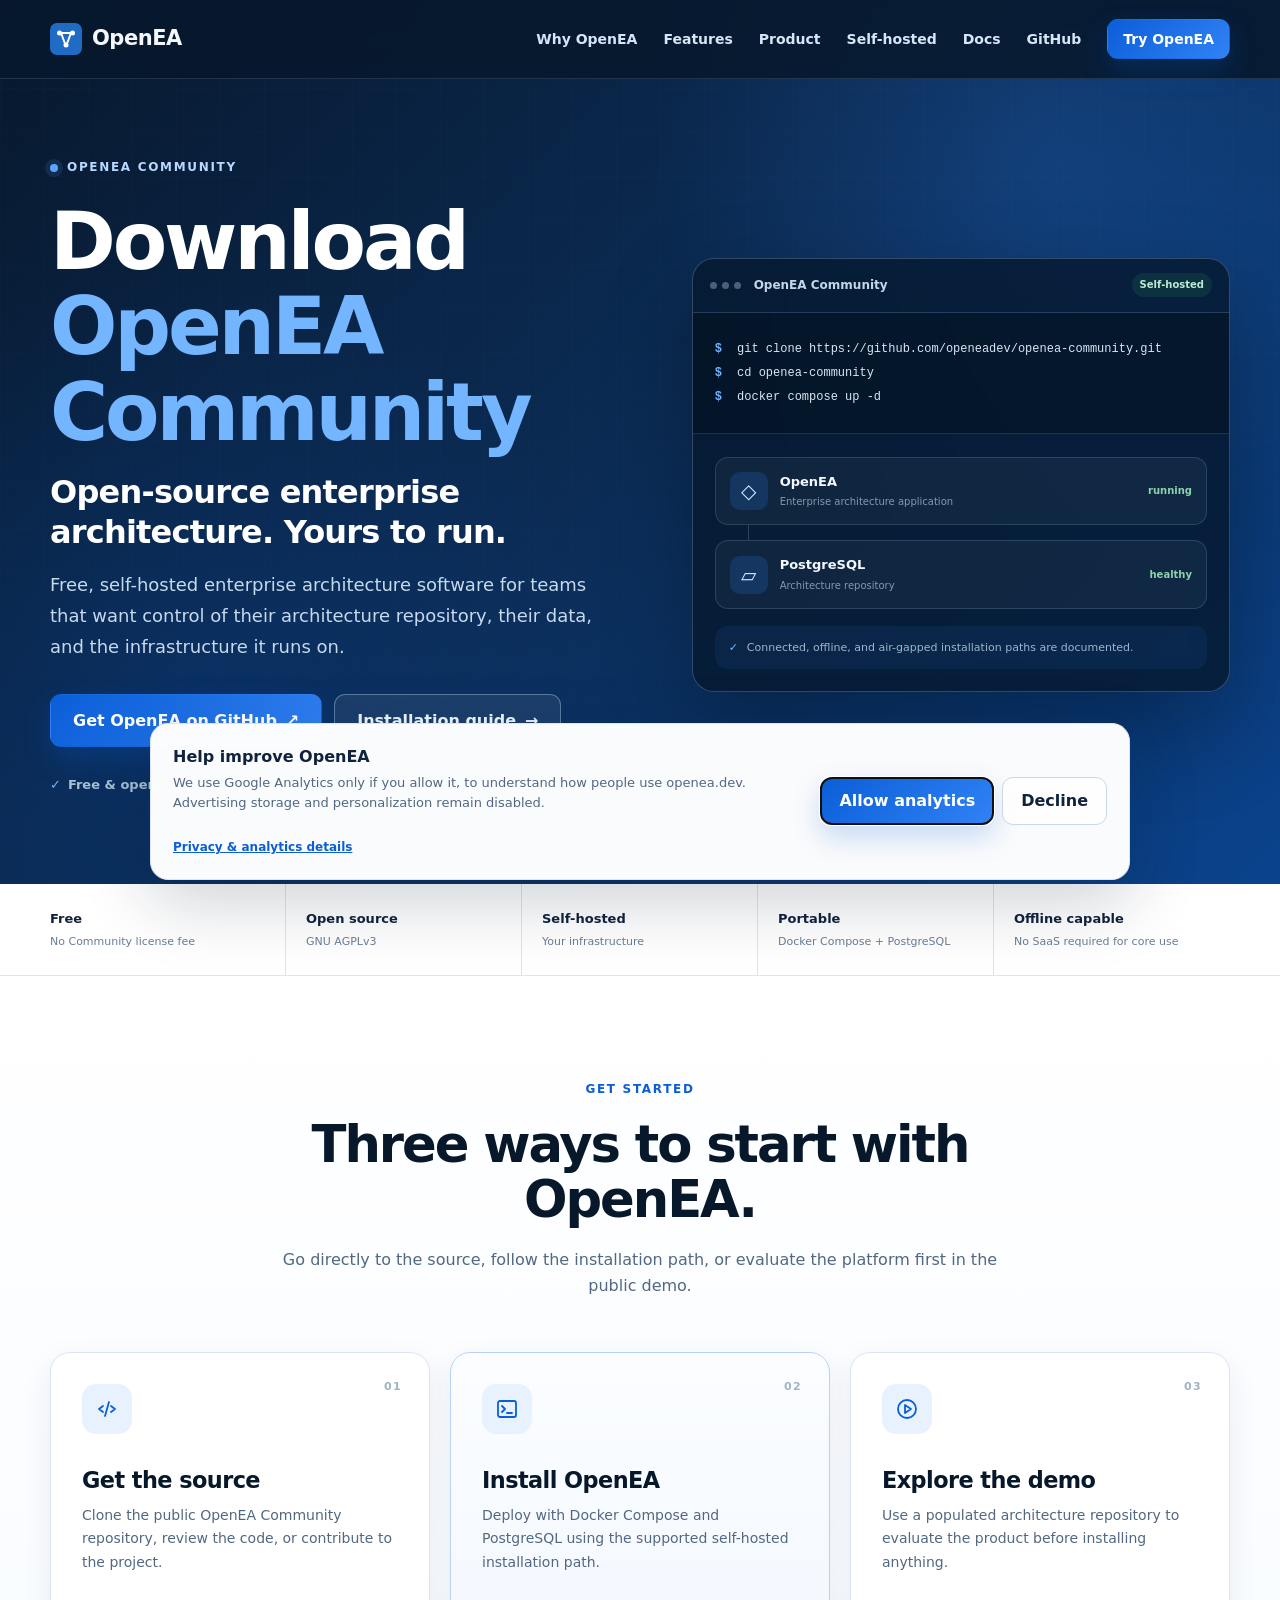
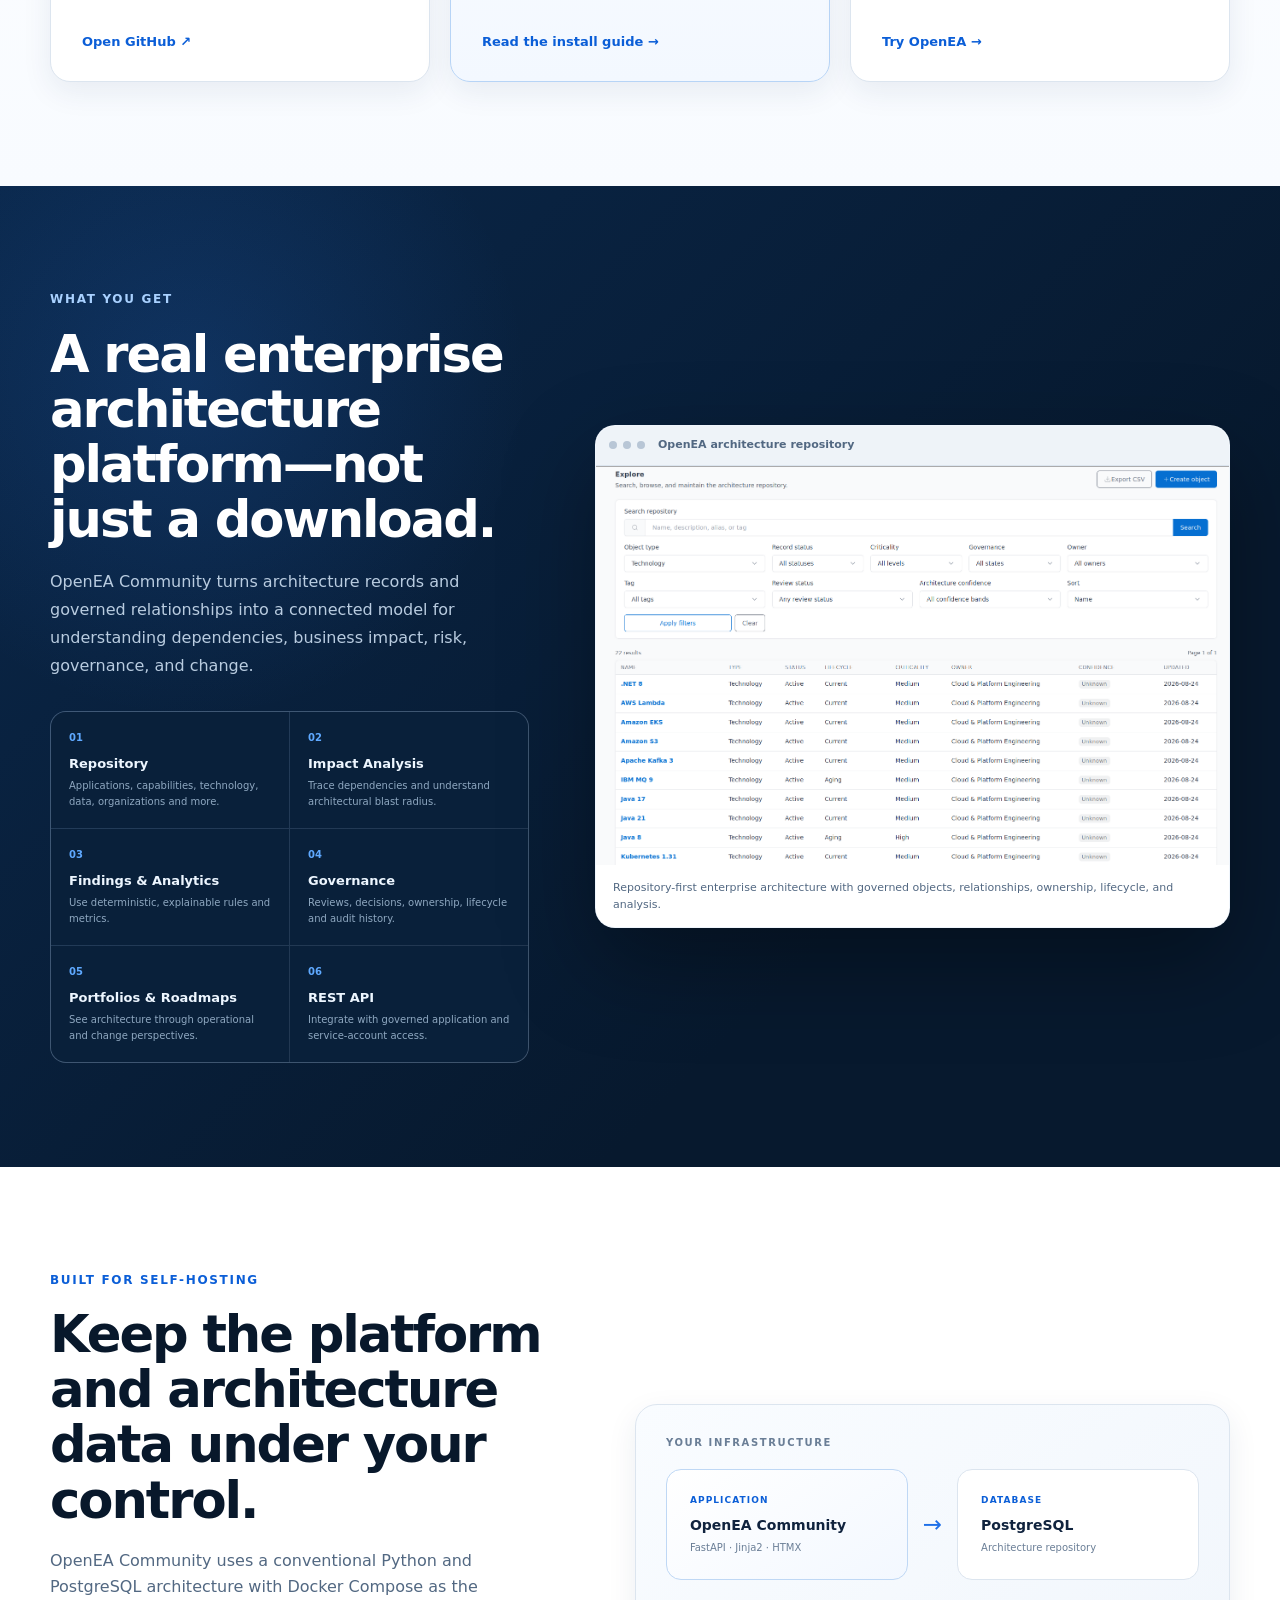
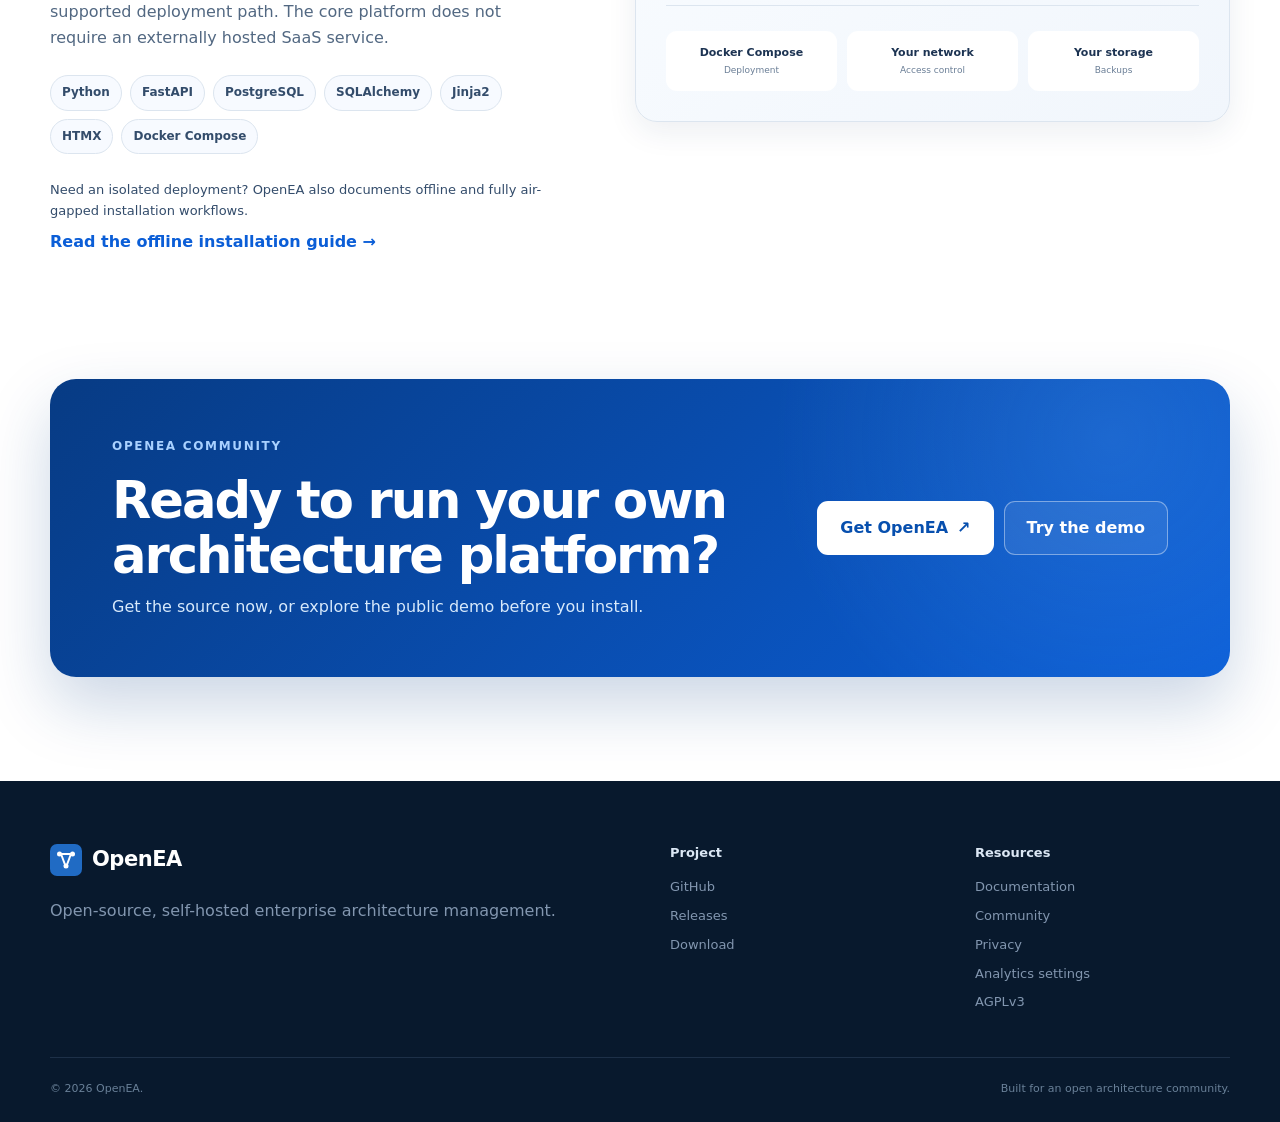
<file: download/index.html>
<!doctype html>
<html lang="en">
<head>
  <meta charset="utf-8">
  <meta name="viewport" content="width=device-width, initial-scale=1">

  <title>Download OpenEA Community | Free Open-Source Enterprise Architecture</title>
  <meta name="description"
    content="Download OpenEA Community, the free open-source and self-hosted enterprise architecture platform. Get the source, installation guide, documentation, and public demo.">
  <meta name="application-name" content="OpenEA">
  <meta name="author" content="OpenEA">
  <meta name="theme-color" content="#0b5ed7">
  <meta name="robots" content="index,follow,max-image-preview:large,max-snippet:-1,max-video-preview:-1">
  <link rel="canonical" href="https://openea.dev/download/">

  <link rel="icon" href="../assets/img/favicon.svg" type="image/svg+xml">
  <link rel="icon" href="../assets/img/favicon-32.png" type="image/png" sizes="32x32">
  <link rel="apple-touch-icon" href="../assets/img/apple-touch-icon.png" sizes="180x180">
  <link rel="manifest" href="../site.webmanifest">
  <link rel="stylesheet" href="../assets/css/styles.css">
  <link rel="stylesheet" href="../assets/css/download.css">

  <meta property="og:locale" content="en_US">
  <meta property="og:type" content="website">
  <meta property="og:site_name" content="OpenEA">
  <meta property="og:title" content="Download OpenEA Community">
  <meta property="og:description"
    content="Get the free, open-source OpenEA Community enterprise architecture platform, installation guide, documentation, and demo.">
  <meta property="og:url" content="https://openea.dev/download/">
  <meta property="og:image" content="https://openea.dev/assets/img/openea-social.png">
  <meta property="og:image:secure_url" content="https://openea.dev/assets/img/openea-social.png">
  <meta property="og:image:type" content="image/png">
  <meta property="og:image:width" content="1200">
  <meta property="og:image:height" content="630">
  <meta property="og:image:alt" content="OpenEA — open-source enterprise architecture platform">

  <meta name="twitter:card" content="summary_large_image">
  <meta name="twitter:title" content="Download OpenEA Community">
  <meta name="twitter:description"
    content="Get the free, open-source OpenEA Community enterprise architecture platform, installation guide, documentation, and demo.">
  <meta name="twitter:image" content="https://openea.dev/assets/img/openea-social.png">
  <meta name="twitter:image:alt" content="OpenEA — open-source enterprise architecture platform">

  <script type="application/ld+json">
  {
    "@context": "https://schema.org",
    "@graph": [
      {
        "@type": "WebPage",
        "@id": "https://openea.dev/download/#webpage",
        "url": "https://openea.dev/download/",
        "name": "Download OpenEA Community | Free Open-Source Enterprise Architecture",
        "description": "Download OpenEA Community, the free open-source and self-hosted enterprise architecture platform.",
        "isPartOf": {
          "@id": "https://openea.dev/#website"
        },
        "about": {
          "@id": "https://openea.dev/#software"
        },
        "breadcrumb": {
          "@id": "https://openea.dev/download/#breadcrumb"
        },
        "inLanguage": "en-US"
      },
      {
        "@type": "BreadcrumbList",
        "@id": "https://openea.dev/download/#breadcrumb",
        "itemListElement": [
          {
            "@type": "ListItem",
            "position": 1,
            "name": "OpenEA",
            "item": "https://openea.dev/"
          },
          {
            "@type": "ListItem",
            "position": 2,
            "name": "Download OpenEA Community",
            "item": "https://openea.dev/download/"
          }
        ]
      },
      {
        "@type": "SoftwareApplication",
        "@id": "https://openea.dev/#software",
        "name": "OpenEA",
        "alternateName": "OpenEA Community",
        "applicationCategory": "BusinessApplication",
        "applicationSubCategory": "Enterprise Architecture Management",
        "operatingSystem": "Linux, Docker",
        "url": "https://openea.dev/",
        "downloadUrl": "https://github.com/openeadev/openea-community/releases",
        "codeRepository": "https://github.com/openeadev/openea-community",
        "softwareHelp": "https://docs.openea.dev/",
        "license": "https://www.gnu.org/licenses/agpl-3.0.html",
        "description": "A free, open-source, self-hosted enterprise architecture platform for modeling capabilities, applications, technology, data, relationships, lifecycle, governance, findings, and architecture change.",
        "offers": {
          "@type": "Offer",
          "name": "OpenEA Community",
          "price": "0",
          "priceCurrency": "USD",
          "url": "https://openea.dev/download/"
        },
        "featureList": [
          "Enterprise architecture repository",
          "Relationship and dependency modeling",
          "Impact and blast radius analysis",
          "Architecture findings and analytics",
          "Governance and review workflows",
          "Portfolios and roadmaps",
          "Self-hosted Docker Compose deployment"
        ]
      }
    ]
  }
  </script>
</head>
<body class="download-page">
  <a class="skip-link" href="#main">Skip to content</a>

  <header class="site-header is-scrolled" data-header>
    <div class="container nav-wrap">
      <a class="brand" href="../" aria-label="OpenEA home">
        <img src="../assets/img/openea-mark.svg" width="32" height="32" alt="OpenEA">
        <span class="brand-name">OpenEA</span>
      </a>
      <button class="nav-toggle" type="button" aria-expanded="false" aria-controls="primary-nav" data-nav-toggle>
        <span class="sr-only">Toggle navigation</span>
        <span></span><span></span><span></span>
      </button>
      <nav id="primary-nav" class="primary-nav" aria-label="Primary navigation" data-nav>
        <a href="../#why">Why OpenEA</a>
        <a href="../#features">Features</a>
        <a href="../#product">Product</a>
        <a href="../#self-hosted">Self-hosted</a>
        <a href="https://docs.openea.dev/" target="_blank" rel="noopener noreferrer">Docs</a>
        <a class="nav-github" href="https://github.com/openeadev/openea-community" data-github-link>GitHub</a>
        <a class="button button-small button-primary" href="../try/" data-try-link>Try OpenEA</a>
      </nav>
    </div>
  </header>

  <main id="main">
    <section class="download-hero">
      <div class="download-grid-overlay" aria-hidden="true"></div>
      <div class="container download-hero-grid">
        <div class="download-hero-copy">
          <div class="download-kicker">
            <span class="download-kicker-dot" aria-hidden="true"></span>
            OpenEA Community
          </div>
          <h1>Download <span>OpenEA Community</span></h1>
          <p class="download-tagline">Open-source enterprise architecture. Yours to run.</p>
          <p class="download-lede">
            Free, self-hosted enterprise architecture software for teams that want control of
            their architecture repository, their data, and the infrastructure it runs on.
          </p>
          <div class="download-actions">
            <a class="button button-primary button-large"
               href="https://github.com/openeadev/openea-community"
               data-github-link>
              Get OpenEA on GitHub <span aria-hidden="true">↗</span>
            </a>
            <a class="button download-button-ghost button-large"
               href="https://docs.openea.dev/getting-started/installation/"
               target="_blank" rel="noopener noreferrer">
              Installation guide <span aria-hidden="true">→</span>
            </a>
          </div>
          <div class="download-meta" aria-label="OpenEA Community highlights">
            <span>Free &amp; open source</span>
            <span>Self-hosted</span>
            <span>AGPLv3</span>
            <span>Docker Compose</span>
          </div>
        </div>

        <div class="download-install-card" aria-label="OpenEA Community installation overview">
          <div class="download-install-card__top">
            <div class="terminal-dots" aria-hidden="true"><span></span><span></span><span></span></div>
            <span>OpenEA Community</span>
            <span class="ready-pill">Self-hosted</span>
          </div>
          <div class="download-terminal">
            <div><span class="prompt">$</span> git clone https://github.com/openeadev/openea-community.git</div>
            <div><span class="prompt">$</span> cd openea-community</div>
            <div><span class="prompt">$</span> docker compose up -d</div>
          </div>
          <div class="download-stack">
            <div class="download-stack-node">
              <span class="stack-icon" aria-hidden="true">◇</span>
              <div><strong>OpenEA</strong><small>Enterprise architecture application</small></div>
              <span class="stack-status">running</span>
            </div>
            <div class="stack-connector" aria-hidden="true"></div>
            <div class="download-stack-node">
              <span class="stack-icon" aria-hidden="true">▱</span>
              <div><strong>PostgreSQL</strong><small>Architecture repository</small></div>
              <span class="stack-status">healthy</span>
            </div>
          </div>
          <div class="download-install-note">
            <span class="note-check" aria-hidden="true">✓</span>
            <span>Connected, offline, and air-gapped installation paths are documented.</span>
          </div>
        </div>
      </div>
    </section>

    <section class="download-trust" aria-label="OpenEA Community product characteristics">
      <div class="container download-trust-grid">
        <div><strong>Free</strong><span>No Community license fee</span></div>
        <div><strong>Open source</strong><span>GNU AGPLv3</span></div>
        <div><strong>Self-hosted</strong><span>Your infrastructure</span></div>
        <div><strong>Portable</strong><span>Docker Compose + PostgreSQL</span></div>
        <div><strong>Offline capable</strong><span>No SaaS required for core use</span></div>
      </div>
    </section>

    <section class="section download-start-section">
      <div class="container">
        <div class="section-heading centered">
          <div class="eyebrow">Get started</div>
          <h2>Three ways to start with OpenEA.</h2>
          <p>Go directly to the source, follow the installation path, or evaluate the platform first in the public demo.</p>
        </div>

        <div class="download-path-grid">
          <article class="download-path-card">
            <div class="path-number">01</div>
            <div class="path-icon" aria-hidden="true">
              <svg viewBox="0 0 24 24" role="presentation">
                <path d="M8 9 4 12l4 3M16 9l4 3-4 3M14 5l-4 14"/>
              </svg>
            </div>
            <h3>Get the source</h3>
            <p>Clone the public OpenEA Community repository, review the code, or contribute to the project.</p>
            <a class="download-card-link"
               href="https://github.com/openeadev/openea-community"
               data-github-link>
              Open GitHub <span aria-hidden="true">↗</span>
            </a>
          </article>

          <article class="download-path-card featured">
            <div class="path-number">02</div>
            <div class="path-icon" aria-hidden="true">
              <svg viewBox="0 0 24 24" role="presentation">
                <rect x="3" y="4" width="18" height="16" rx="2"/>
                <path d="m7 9 3 3-3 3M12 16h5"/>
              </svg>
            </div>
            <h3>Install OpenEA</h3>
            <p>Deploy with Docker Compose and PostgreSQL using the supported self-hosted installation path.</p>
            <a class="download-card-link"
               href="https://docs.openea.dev/getting-started/installation/"
               target="_blank" rel="noopener noreferrer">
              Read the install guide <span aria-hidden="true">→</span>
            </a>
          </article>

          <article class="download-path-card">
            <div class="path-number">03</div>
            <div class="path-icon" aria-hidden="true">
              <svg viewBox="0 0 24 24" role="presentation">
                <circle cx="12" cy="12" r="9"/>
                <path d="m10 8 6 4-6 4Z"/>
              </svg>
            </div>
            <h3>Explore the demo</h3>
            <p>Use a populated architecture repository to evaluate the product before installing anything.</p>
            <a class="download-card-link" href="../try/" data-try-link>
              Try OpenEA <span aria-hidden="true">→</span>
            </a>
          </article>
        </div>
      </div>
    </section>

    <section class="section download-product-section">
      <div class="container download-product-grid">
        <div class="download-product-copy">
          <div class="eyebrow eyebrow-light">What you get</div>
          <h2>A real enterprise architecture platform—not just a download.</h2>
          <p>
            OpenEA Community turns architecture records and governed relationships into a connected model
            for understanding dependencies, business impact, risk, governance, and change.
          </p>
          <div class="download-capability-list">
            <div><span>01</span><strong>Repository</strong><small>Applications, capabilities, technology, data, organizations and more.</small></div>
            <div><span>02</span><strong>Impact Analysis</strong><small>Trace dependencies and understand architectural blast radius.</small></div>
            <div><span>03</span><strong>Findings &amp; Analytics</strong><small>Use deterministic, explainable rules and metrics.</small></div>
            <div><span>04</span><strong>Governance</strong><small>Reviews, decisions, ownership, lifecycle and audit history.</small></div>
            <div><span>05</span><strong>Portfolios &amp; Roadmaps</strong><small>See architecture through operational and change perspectives.</small></div>
            <div><span>06</span><strong>REST API</strong><small>Integrate with governed application and service-account access.</small></div>
          </div>
        </div>

        <figure class="download-product-shot">
          <div class="browser-chrome">
            <span></span><span></span><span></span><strong>OpenEA architecture repository</strong>
          </div>
          <img src="../assets/img/screenshots/repository.png"
               width="1481" height="935"
               loading="lazy"
               alt="OpenEA Community enterprise architecture repository showing governed architecture records">
          <figcaption>
            Repository-first enterprise architecture with governed objects, relationships, ownership, lifecycle, and analysis.
          </figcaption>
        </figure>
      </div>
    </section>

    <section class="section download-hosting-section">
      <div class="container download-hosting-grid">
        <div class="section-heading">
          <div class="eyebrow">Built for self-hosting</div>
          <h2>Keep the platform and architecture data under your control.</h2>
          <p>
            OpenEA Community uses a conventional Python and PostgreSQL architecture with Docker Compose
            as the supported deployment path. The core platform does not require an externally hosted SaaS service.
          </p>
          <div class="tech-pills" aria-label="OpenEA Community technology stack">
            <span>Python</span>
            <span>FastAPI</span>
            <span>PostgreSQL</span>
            <span>SQLAlchemy</span>
            <span>Jinja2</span>
            <span>HTMX</span>
            <span>Docker Compose</span>
          </div>
          <p class="download-offline-copy">
            Need an isolated deployment? OpenEA also documents offline and fully air-gapped installation workflows.
          </p>
          <a class="text-link"
             href="https://docs.openea.dev/getting-started/offline-installation/"
             target="_blank" rel="noopener noreferrer">
            Read the offline installation guide <span aria-hidden="true">→</span>
          </a>
        </div>

        <div class="hosting-diagram" aria-label="OpenEA self-hosted architecture">
          <div class="hosting-label">YOUR INFRASTRUCTURE</div>
          <div class="hosting-row">
            <div class="hosting-box hosting-box-primary">
              <span class="hosting-box-kicker">APPLICATION</span>
              <strong>OpenEA Community</strong>
              <small>FastAPI · Jinja2 · HTMX</small>
            </div>
            <span class="hosting-arrow" aria-hidden="true">→</span>
            <div class="hosting-box">
              <span class="hosting-box-kicker">DATABASE</span>
              <strong>PostgreSQL</strong>
              <small>Architecture repository</small>
            </div>
          </div>
          <div class="hosting-divider"></div>
          <div class="hosting-row hosting-row-secondary">
            <div><strong>Docker Compose</strong><span>Deployment</span></div>
            <div><strong>Your network</strong><span>Access control</span></div>
            <div><strong>Your storage</strong><span>Backups</span></div>
          </div>
        </div>
      </div>
    </section>

    <section class="section download-final-section">
      <div class="container">
        <div class="download-final-card">
          <div>
            <div class="eyebrow eyebrow-light">OpenEA Community</div>
            <h2>Ready to run your own architecture platform?</h2>
            <p>Get the source now, or explore the public demo before you install.</p>
          </div>
          <div class="download-final-actions">
            <a class="button button-light button-large"
               href="https://github.com/openeadev/openea-community"
               data-github-link>
              Get OpenEA <span aria-hidden="true">↗</span>
            </a>
            <a class="button download-button-dark-ghost button-large" href="../try/" data-try-link>
              Try the demo
            </a>
          </div>
        </div>
      </div>
    </section>
  </main>

  <footer class="site-footer">
    <div class="container footer-grid">
      <div class="footer-brand">
        <a class="brand brand-footer" href="../" aria-label="OpenEA home">
          <img src="../assets/img/openea-mark.svg" width="32" height="32" alt="OpenEA">
          <span class="brand-name">OpenEA</span>
        </a>
        <p>Open-source, self-hosted enterprise architecture management.</p>
      </div>
      <div class="footer-links">
        <div>
          <strong>Project</strong>
          <a href="https://github.com/openeadev/openea-community" data-github-link>GitHub</a>
          <a href="https://github.com/openeadev/openea-community/releases">Releases</a>
          <a href="./">Download</a>
        </div>
        <div>
          <strong>Resources</strong>
          <a href="https://docs.openea.dev/" target="_blank" rel="noopener noreferrer">Documentation</a>
          <a href="../community/">Community</a>
          <a href="../privacy/">Privacy</a>
          <button type="button" class="footer-preference-button" data-consent-settings>Analytics settings</button>
          <a href="https://www.gnu.org/licenses/agpl-3.0.html" rel="noopener">AGPLv3</a>
        </div>
      </div>
    </div>
    <div class="container footer-bottom">
      <span>© <span data-year></span> OpenEA.</span>
      <span>Built for an open architecture community.</span>
    </div>
  </footer>

  <script src="../assets/js/analytics.js" defer></script>
  <script src="../assets/js/main.js" defer></script>
</body>
</html>
</file>
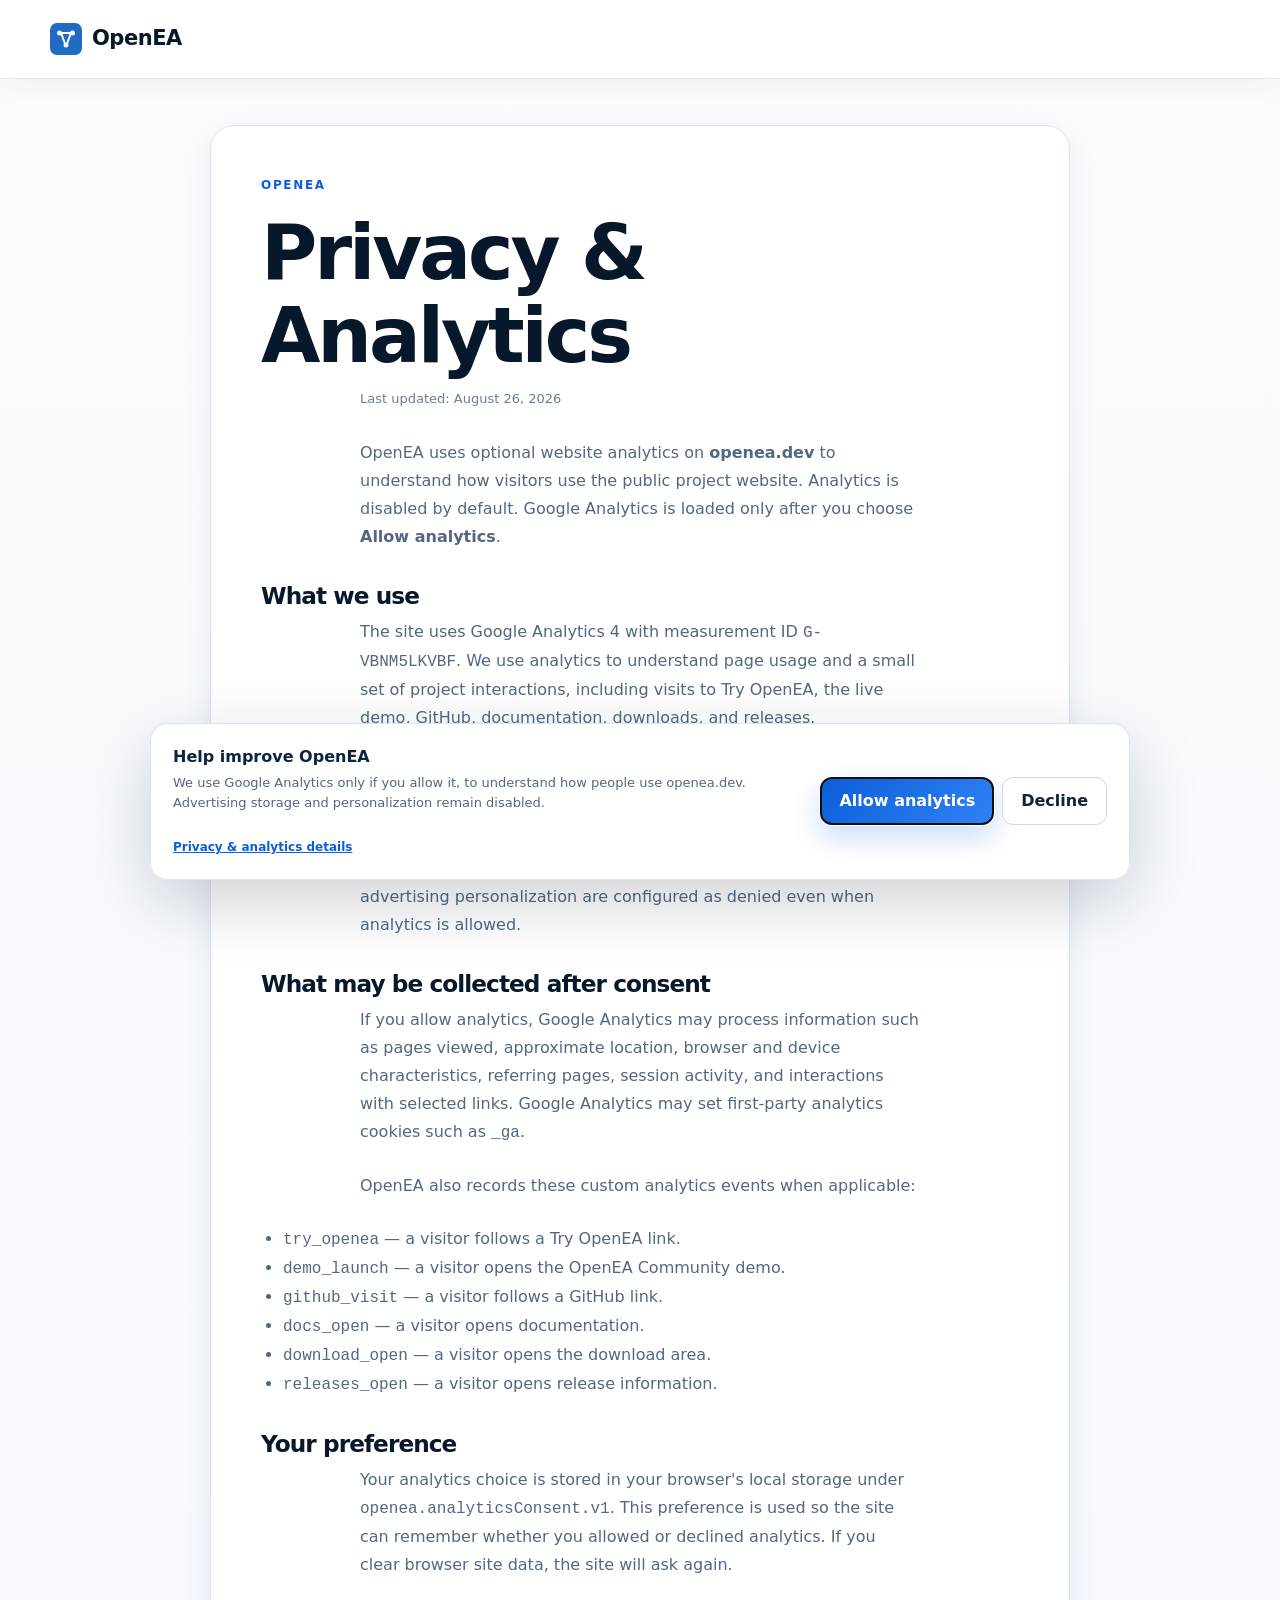
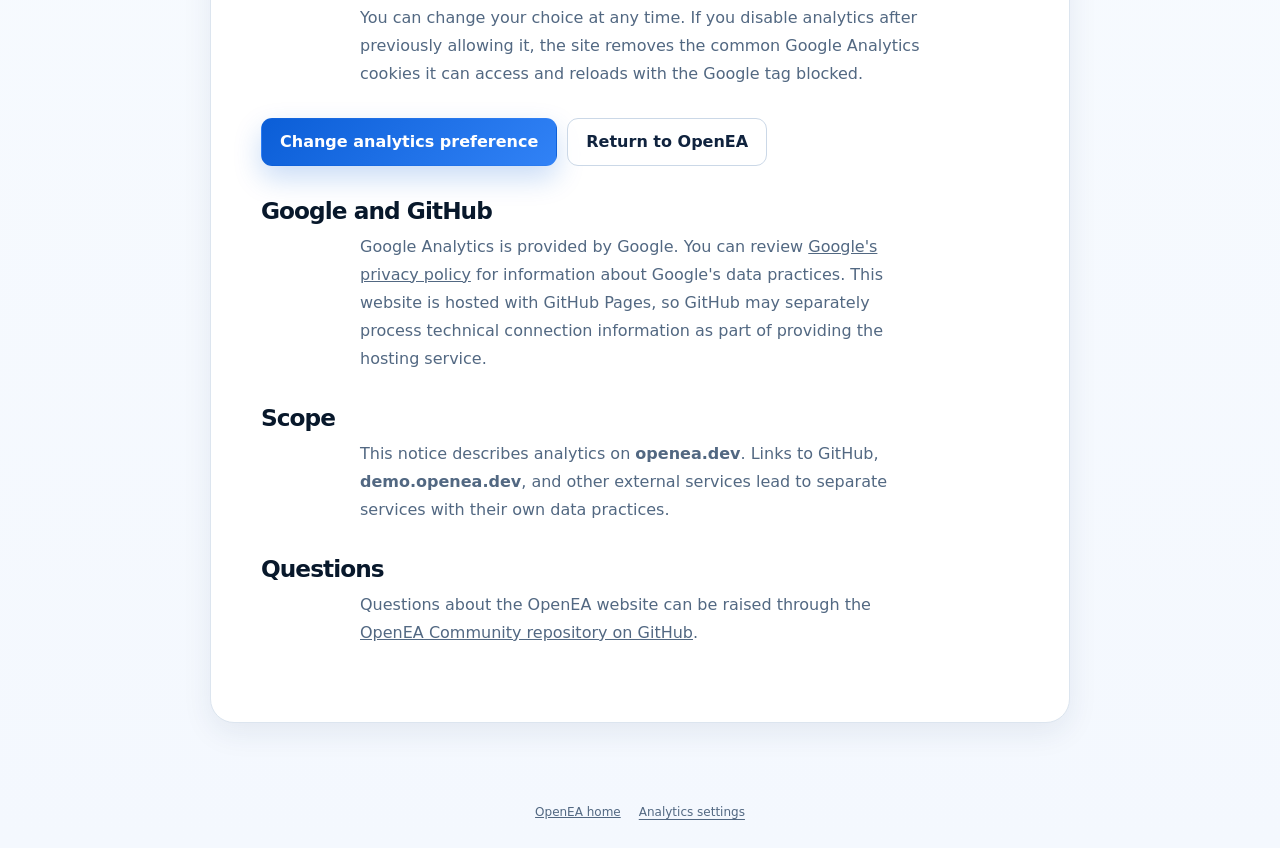
<file: privacy/index.html>
<!doctype html>
<html lang="en">

<head>
  <meta charset="utf-8">
  <meta name="viewport" content="width=device-width,initial-scale=1">
  <title>Privacy &amp; Analytics — OpenEA</title>
  <meta name="description" content="How openea.dev uses optional Google Analytics and how to manage your analytics preference.">
  <meta name="robots" content="index,follow,max-image-preview:large,max-snippet:-1">
  <link rel="canonical" href="https://openea.dev/privacy/">
  <meta property="og:locale" content="en_US">
  <meta property="og:type" content="website">
  <meta property="og:site_name" content="OpenEA">
  <meta property="og:title" content="Privacy &amp; Analytics — OpenEA">
  <meta property="og:description" content="How openea.dev uses optional Google Analytics and how visitors can manage analytics preferences.">
  <meta property="og:url" content="https://openea.dev/privacy/">
  <meta property="og:image" content="https://openea.dev/assets/img/openea-social.png">
  <meta property="og:image:width" content="1200">
  <meta property="og:image:height" content="630">
  <meta property="og:image:alt" content="OpenEA — open-source enterprise architecture platform">
  <meta name="twitter:card" content="summary_large_image">
  <meta name="twitter:title" content="Privacy &amp; Analytics — OpenEA">
  <meta name="twitter:description" content="How openea.dev uses optional Google Analytics and how visitors can manage analytics preferences.">
  <meta name="twitter:image" content="https://openea.dev/assets/img/openea-social.png">
  <link rel="icon" href="../assets/img/favicon.svg" type="image/svg+xml">
  <link rel="icon" href="../assets/img/favicon-32.png" type="image/png" sizes="32x32">
  <link rel="apple-touch-icon" href="../assets/img/apple-touch-icon.png" sizes="180x180">
  <link rel="manifest" href="../site.webmanifest">
  <link rel="stylesheet" href="../assets/css/styles.css">
  <script type="application/ld+json">
{
    "@context": "https://schema.org",
    "@graph": [
      {
        "@type": "WebPage",
        "@id": "https://openea.dev/privacy/#webpage",
        "url": "https://openea.dev/privacy/",
        "name": "Privacy & Analytics — OpenEA",
        "description": "How openea.dev uses optional Google Analytics and how visitors can manage analytics preferences.",
        "isPartOf": {
          "@id": "https://openea.dev/#website"
        },
        "breadcrumb": {
          "@id": "https://openea.dev/privacy/#breadcrumb"
        },
        "inLanguage": "en-US"
      },
      {
        "@type": "BreadcrumbList",
        "@id": "https://openea.dev/privacy/#breadcrumb",
        "itemListElement": [
          {
            "@type": "ListItem",
            "position": 1,
            "name": "OpenEA",
            "item": "https://openea.dev/"
          },
          {
            "@type": "ListItem",
            "position": 2,
            "name": "Privacy & Analytics",
            "item": "https://openea.dev/privacy/"
          }
        ]
      }
    ]
  }
  </script>
</head>

<body class="subpage privacy-page">
  <header class="site-header is-scrolled">
    <div class="container nav-wrap">
      <a class="brand" href="../" aria-label="OpenEA home">
        <img src="../assets/img/openea-mark.svg" width="32" height="32" alt="OpenEA">
        <span class="brand-name">OpenEA</span>
      </a>
    </div>
  </header>

  <main>
    <div class="container">
      <article class="subpage-card privacy-card">
        <div class="eyebrow">OpenEA</div>
        <h1>Privacy &amp; Analytics</h1>
        <p class="privacy-meta">Last updated: August 26, 2026</p>

        <p>OpenEA uses optional website analytics on <strong>openea.dev</strong> to understand how visitors use the public project website. Analytics is disabled by default. Google Analytics is loaded only after you choose <strong>Allow analytics</strong>.</p>

        <h2>What we use</h2>
        <p>The site uses Google Analytics 4 with measurement ID <code>G-VBNM5LKVBF</code>. We use analytics to understand page usage and a small set of project interactions, including visits to Try OpenEA, the live demo, GitHub, documentation, downloads, and releases.</p>

        <h2>What happens before consent</h2>
        <p>OpenEA uses Basic Consent Mode. Until you allow analytics, the Google Analytics tag is not loaded and no Google Analytics data is sent from this site. Advertising storage, advertising user data, and advertising personalization are configured as denied even when analytics is allowed.</p>

        <h2>What may be collected after consent</h2>
        <p>If you allow analytics, Google Analytics may process information such as pages viewed, approximate location, browser and device characteristics, referring pages, session activity, and interactions with selected links. Google Analytics may set first-party analytics cookies such as <code>_ga</code>.</p>
        <p>OpenEA also records these custom analytics events when applicable:</p>
        <ul>
          <li><code>try_openea</code> — a visitor follows a Try OpenEA link.</li>
          <li><code>demo_launch</code> — a visitor opens the OpenEA Community demo.</li>
          <li><code>github_visit</code> — a visitor follows a GitHub link.</li>
          <li><code>docs_open</code> — a visitor opens documentation.</li>
          <li><code>download_open</code> — a visitor opens the download area.</li>
          <li><code>releases_open</code> — a visitor opens release information.</li>
        </ul>

        <h2>Your preference</h2>
        <p>Your analytics choice is stored in your browser's local storage under <code>openea.analyticsConsent.v1</code>. This preference is used so the site can remember whether you allowed or declined analytics. If you clear browser site data, the site will ask again.</p>
        <p>You can change your choice at any time. If you disable analytics after previously allowing it, the site removes the common Google Analytics cookies it can access and reloads with the Google tag blocked.</p>

        <div class="privacy-actions">
          <button type="button" class="button button-primary" data-consent-settings>Change analytics preference</button>
          <a class="button button-secondary" href="../">Return to OpenEA</a>
        </div>

        <h2>Google and GitHub</h2>
        <p>Google Analytics is provided by Google. You can review <a href="https://policies.google.com/privacy" rel="noopener noreferrer">Google's privacy policy</a> for information about Google's data practices. This website is hosted with GitHub Pages, so GitHub may separately process technical connection information as part of providing the hosting service.</p>

        <h2>Scope</h2>
        <p>This notice describes analytics on <strong>openea.dev</strong>. Links to GitHub, <strong>demo.openea.dev</strong>, and other external services lead to separate services with their own data practices.</p>

        <h2>Questions</h2>
        <p>Questions about the OpenEA website can be raised through the <a href="https://github.com/openeadev/openea-community" rel="noopener noreferrer">OpenEA Community repository on GitHub</a>.</p>
      </article>
    </div>
  </main>

  <footer class="subpage-footer">
    <div class="container subpage-footer__links">
      <a href="../">OpenEA home</a>
      <button type="button" class="subpage-preference-button" data-consent-settings>Analytics settings</button>
    </div>
  </footer>

  <script src="../assets/js/analytics.js" defer></script>
</body>

</html>
</file>
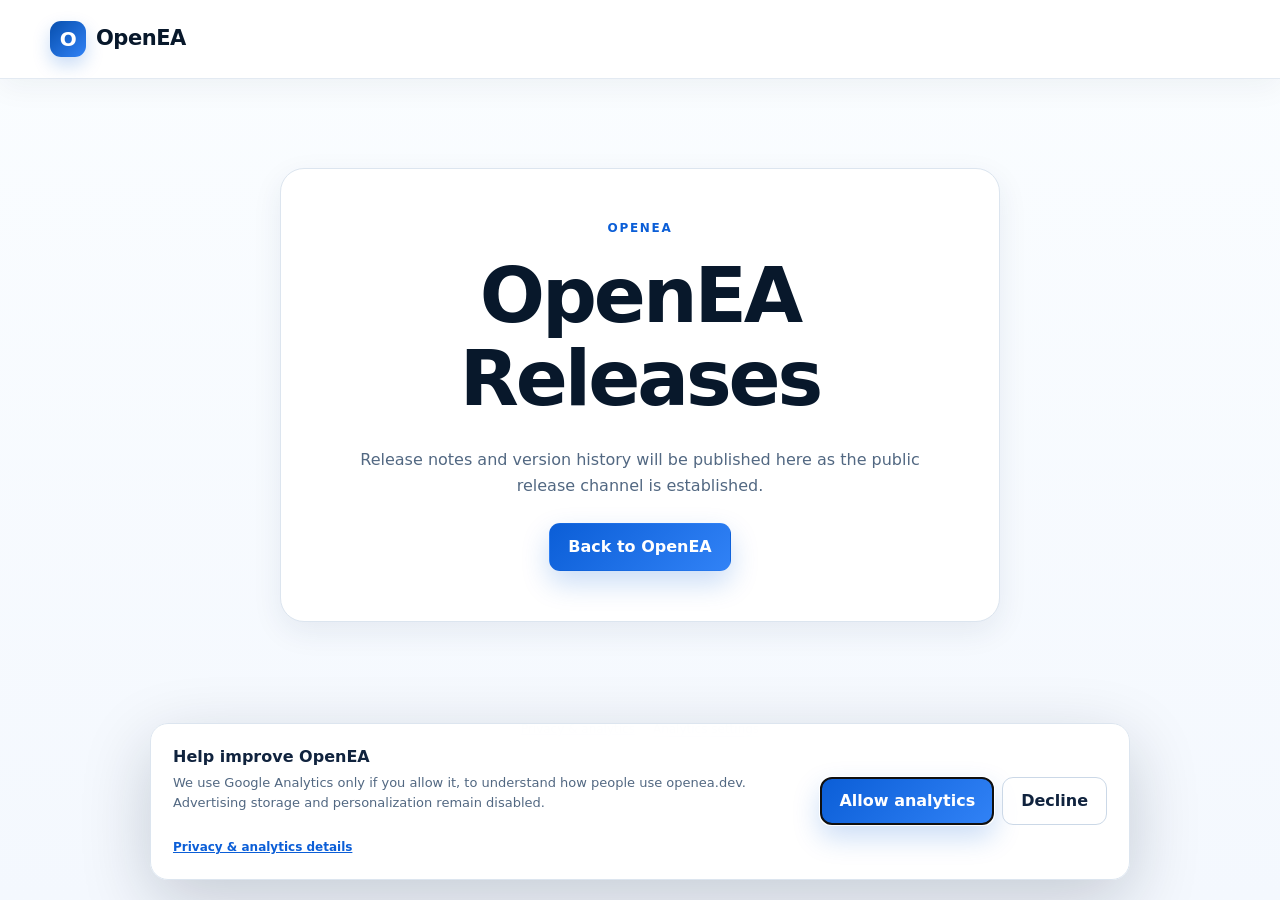
<file: releases/index.html>
<!doctype html>
<html lang="en">

<head>
    <meta charset="utf-8">
    <meta name="viewport" content="width=device-width,initial-scale=1">
    <meta name="robots" content="noindex,follow">
    <title>OpenEA Releases — OpenEA</title>
    <link rel="icon" href="../assets/img/favicon.svg" type="image/svg+xml">
    <link rel="stylesheet" href="../assets/css/styles.css">
</head>

<body class="subpage">
    <header class="site-header is-scrolled">
        <div class="container nav-wrap"><a class="brand" href="../"><span class="brand-mark">O</span><span
                    class="brand-name">OpenEA</span></a></div>
    </header>
    <main>
        <div class="container">
            <div class="subpage-card">
                <div class="eyebrow">OpenEA</div>
                <h1>OpenEA Releases</h1>
                <p>Release notes and version history will be published here as the public release channel is
                    established.</p><a class="button button-primary" href="../">Back to OpenEA</a>
            </div>
        </div>
    </main>

    <footer class="subpage-footer">
        <div class="container subpage-footer__links">
            <a href="../privacy/">Privacy &amp; analytics</a>
            <button type="button" class="subpage-preference-button" data-consent-settings>Analytics settings</button>
        </div>
    </footer>
  <script src="../assets/js/analytics.js" defer></script>
</body>

</html>
</file>
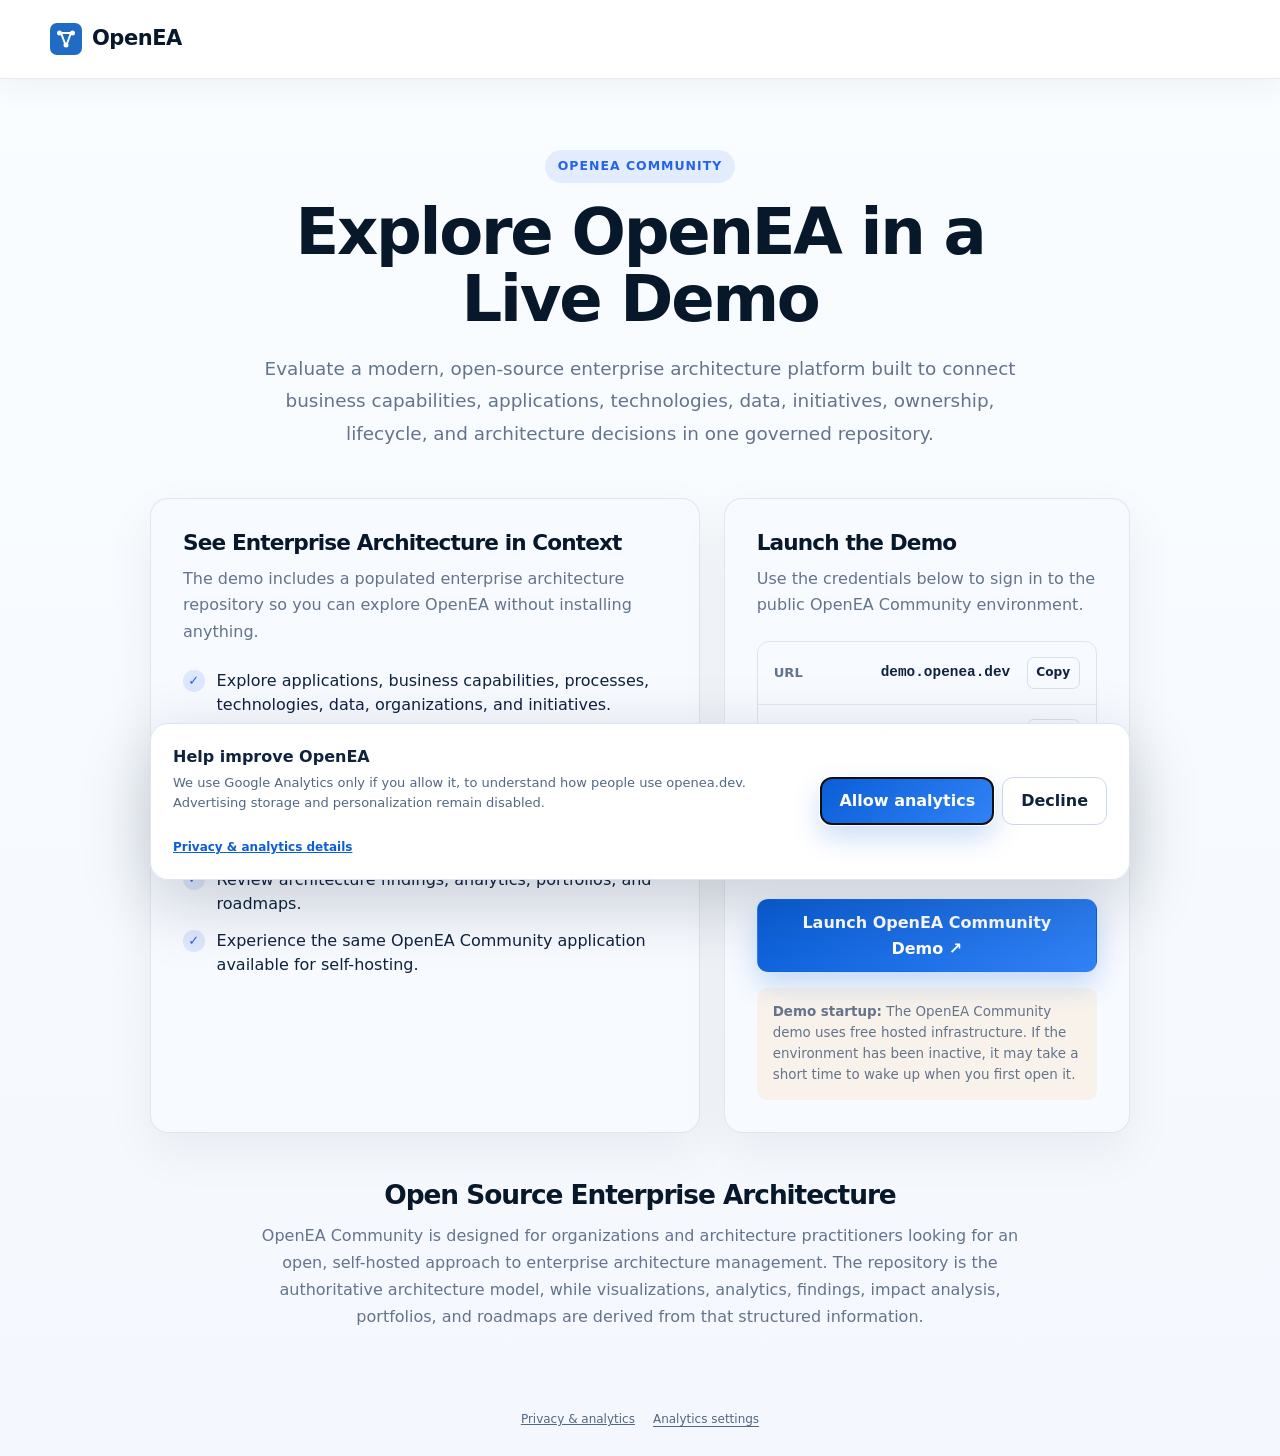
<file: try/index.html>
<!doctype html>
<html lang="en">

<head>
    <meta charset="utf-8">
    <meta name="viewport" content="width=device-width, initial-scale=1">

    <!-- Primary SEO -->
    <title>OpenEA Community Demo | Open Source Enterprise Architecture Platform</title>

    <meta
        name="description"
        content="Try OpenEA Community, a modern open-source enterprise architecture platform for managing applications, business capabilities, technologies, relationships, lifecycle, impact analysis, findings, portfolios, and roadmaps."
    >

    <meta name="robots" content="index,follow,max-image-preview:large,max-snippet:-1,max-video-preview:-1">
    <meta name="author" content="OpenEA">

    <link rel="canonical" href="https://openea.dev/try/">

    <!-- Open Graph / LinkedIn / Teams / Slack -->
    <meta property="og:locale" content="en_US">
    <meta property="og:type" content="website">
    <meta property="og:site_name" content="OpenEA">
    <meta property="og:title" content="Try OpenEA Community">
    <meta
        property="og:description"
        content="Explore a live demo of OpenEA Community, a modern open-source enterprise architecture platform."
    >
    <meta property="og:url" content="https://openea.dev/try/">
    <meta property="og:image" content="https://openea.dev/assets/img/openea-social.png">
    <meta property="og:image:type" content="image/png">
    <meta property="og:image:width" content="1200">
    <meta property="og:image:height" content="630">
    <meta property="og:image:alt" content="OpenEA Community — open-source enterprise architecture platform">

    <!-- X / Twitter -->
    <meta name="twitter:card" content="summary_large_image">
    <meta name="twitter:title" content="Try OpenEA Community">
    <meta
        name="twitter:description"
        content="Explore the live OpenEA Community enterprise architecture demo."
    >
    <meta name="twitter:image" content="https://openea.dev/assets/img/openea-social.png">
    <meta name="twitter:image:alt" content="OpenEA Community — open-source enterprise architecture platform">

    <!-- Existing site assets -->
    <link rel="icon" href="../assets/img/favicon.svg" type="image/svg+xml">
    <link rel="icon" href="../assets/img/favicon-32.png" type="image/png" sizes="32x32">
    <link rel="apple-touch-icon" href="../assets/img/apple-touch-icon.png" sizes="180x180">
    <link rel="manifest" href="../site.webmanifest">
    <link rel="stylesheet" href="../assets/css/styles.css">

    <!-- Structured data -->
    <script type="application/ld+json">
{
      "@context": "https://schema.org",
      "@graph": [
        {
          "@type": "WebPage",
          "@id": "https://openea.dev/try/#webpage",
          "url": "https://openea.dev/try/",
          "name": "OpenEA Community Demo | Open Source Enterprise Architecture Platform",
          "description": "Try OpenEA Community, a free open-source enterprise architecture platform for applications, capabilities, technology, relationships, lifecycle, impact analysis, findings, portfolios, and roadmaps.",
          "isPartOf": {
            "@id": "https://openea.dev/#website"
          },
          "breadcrumb": {
            "@id": "https://openea.dev/try/#breadcrumb"
          },
          "inLanguage": "en-US"
        },
        {
          "@type": "BreadcrumbList",
          "@id": "https://openea.dev/try/#breadcrumb",
          "itemListElement": [
            {
              "@type": "ListItem",
              "position": 1,
              "name": "OpenEA",
              "item": "https://openea.dev/"
            },
            {
              "@type": "ListItem",
              "position": 2,
              "name": "Try OpenEA",
              "item": "https://openea.dev/try/"
            }
          ]
        },
        {
          "@type": "SoftwareApplication",
          "@id": "https://openea.dev/try/#software",
          "name": "OpenEA Community",
          "applicationCategory": "BusinessApplication",
          "applicationSubCategory": "Enterprise Architecture Management",
          "operatingSystem": "Web, Linux, Docker",
          "url": "https://openea.dev/try/",
          "description": "OpenEA Community is a free, open-source enterprise architecture platform for managing architecture objects, relationships, lifecycle, impact analysis, findings, portfolios, and roadmaps.",
          "license": "https://www.gnu.org/licenses/agpl-3.0.html",
          "offers": {
            "@type": "Offer",
            "price": "0",
            "priceCurrency": "USD"
          },
          "codeRepository": "https://github.com/openeadev/openea-community"
        }
      ]
    }
    </script>

    <style>
        .try-page {
            padding: 5rem 0 6rem;
        }

        .try-shell {
            max-width: 980px;
            margin: 0 auto;
        }

        .try-hero {
            text-align: center;
            margin-bottom: 3rem;
        }

        .try-eyebrow {
            display: inline-flex;
            align-items: center;
            gap: .45rem;
            margin-bottom: 1rem;
            padding: .4rem .8rem;
            border-radius: 999px;
            background: rgba(37, 99, 235, .10);
            color: #2563eb;
            font-size: .78rem;
            font-weight: 700;
            letter-spacing: .08em;
            text-transform: uppercase;
        }

        .try-hero h1 {
            max-width: 820px;
            margin: 0 auto 1.25rem;
            font-size: clamp(2.3rem, 5vw, 4rem);
            line-height: 1.05;
            letter-spacing: -.035em;
        }

        .try-lead {
            max-width: 760px;
            margin: 0 auto;
            font-size: 1.15rem;
            line-height: 1.75;
            color: var(--muted, #64748b);
        }

        .try-grid {
            display: grid;
            grid-template-columns: minmax(0, 1.15fr) minmax(300px, .85fr);
            gap: 1.5rem;
            align-items: stretch;
        }

        .try-card {
            padding: 2rem;
            border: 1px solid rgba(148, 163, 184, .22);
            border-radius: 18px;
            background: var(--surface, rgba(255, 255, 255, .03));
            box-shadow: 0 18px 50px rgba(15, 23, 42, .06);
        }

        .try-card h2 {
            margin-top: 0;
            margin-bottom: .75rem;
            font-size: 1.35rem;
        }

        .try-card-intro {
            margin-top: 0;
            color: var(--muted, #64748b);
            line-height: 1.65;
        }

        .feature-list {
            display: grid;
            gap: .85rem;
            margin: 1.5rem 0 0;
            padding: 0;
            list-style: none;
        }

        .feature-list li {
            display: flex;
            gap: .75rem;
            align-items: flex-start;
            line-height: 1.5;
        }

        .feature-check {
            display: inline-flex;
            align-items: center;
            justify-content: center;
            flex: 0 0 auto;
            width: 1.35rem;
            height: 1.35rem;
            margin-top: .05rem;
            border-radius: 50%;
            background: rgba(37, 99, 235, .12);
            color: #2563eb;
            font-size: .82rem;
            font-weight: 800;
        }

        .credential-box {
            margin-top: 1.4rem;
            overflow: hidden;
            border: 1px solid rgba(148, 163, 184, .25);
            border-radius: 12px;
        }

        .credential-row {
            display: grid;
            grid-template-columns: 95px minmax(0, 1fr) auto;
            gap: .75rem;
            align-items: center;
            padding: .9rem 1rem;
        }

        .credential-row + .credential-row {
            border-top: 1px solid rgba(148, 163, 184, .2);
        }

        .credential-label {
            color: var(--muted, #64748b);
            font-size: .82rem;
            font-weight: 600;
        }

        .credential-value {
            min-width: 0;
            overflow-wrap: anywhere;
            font-family: ui-monospace, SFMono-Regular, Menlo, Monaco, Consolas, monospace;
            font-size: .9rem;
            font-weight: 600;
        }

        .copy-button {
            appearance: none;
            padding: .35rem .55rem;
            border: 1px solid rgba(148, 163, 184, .3);
            border-radius: 7px;
            background: transparent;
            color: inherit;
            cursor: pointer;
            font: inherit;
            font-size: .76rem;
            font-weight: 600;
        }

        .copy-button:hover {
            border-color: #2563eb;
            color: #2563eb;
        }

        .demo-launch {
            margin-top: 1.5rem;
        }

        .demo-launch .button {
            width: 100%;
            justify-content: center;
            text-align: center;
        }

        .demo-note {
            margin: 1rem 0 0;
            padding: .9rem 1rem;
            border-radius: 10px;
            background: rgba(245, 158, 11, .08);
            color: var(--muted, #64748b);
            font-size: .84rem;
            line-height: 1.55;
        }

        .demo-note strong {
            color: inherit;
        }

        .try-secondary {
            margin-top: 3rem;
            text-align: center;
        }

        .try-secondary h2 {
            margin-bottom: .75rem;
            font-size: 1.65rem;
        }

        .try-secondary p {
            max-width: 760px;
            margin: 0 auto;
            color: var(--muted, #64748b);
            line-height: 1.7;
        }

        .copy-status {
            min-height: 1.25rem;
            margin-top: .75rem;
            color: #2563eb;
            font-size: .8rem;
            text-align: center;
        }

        @media (max-width: 760px) {
            .try-page {
                padding-top: 3rem;
            }

            .try-grid {
                grid-template-columns: 1fr;
            }

            .try-card {
                padding: 1.4rem;
            }

            .credential-row {
                grid-template-columns: 80px minmax(0, 1fr) auto;
            }
        }
    </style>
</head>

<body class="subpage">

    <header class="site-header is-scrolled">
        <div class="container nav-wrap">
        <a class="brand" href="../" aria-label="OpenEA home">
            <img src="../assets/img/openea-mark.svg" width="32" height="32" alt="OpenEA">
            <span class="brand-name">OpenEA</span>
        </a>
        </div>
    </header>

    <main class="try-page">

        <div class="container try-shell">

            <section class="try-hero">

                <div class="try-eyebrow">
                    OpenEA Community
                </div>

                <h1>
                    Explore OpenEA in a Live Demo
                </h1>

                <p class="try-lead">
                    Evaluate a modern, open-source enterprise architecture platform
                    built to connect business capabilities, applications, technologies,
                    data, initiatives, ownership, lifecycle, and architecture decisions
                    in one governed repository.
                </p>

            </section>

            <div class="try-grid">

                <section class="try-card">

                    <h2>See Enterprise Architecture in Context</h2>

                    <p class="try-card-intro">
                        The demo includes a populated enterprise architecture repository
                        so you can explore OpenEA without installing anything.
                    </p>

                    <ul class="feature-list">

                        <li>
                            <span class="feature-check">✓</span>
                            <span>
                                Explore applications, business capabilities, processes,
                                technologies, data, organizations, and initiatives.
                            </span>
                        </li>

                        <li>
                            <span class="feature-check">✓</span>
                            <span>
                                Navigate governed relationships between architecture objects.
                            </span>
                        </li>

                        <li>
                            <span class="feature-check">✓</span>
                            <span>
                                Create, edit, and archive architecture records.
                            </span>
                        </li>

                        <li>
                            <span class="feature-check">✓</span>
                            <span>
                                Explore impact analysis and architecture dependencies.
                            </span>
                        </li>

                        <li>
                            <span class="feature-check">✓</span>
                            <span>
                                Review architecture findings, analytics, portfolios,
                                and roadmaps.
                            </span>
                        </li>

                        <li>
                            <span class="feature-check">✓</span>
                            <span>
                                Experience the same OpenEA Community application
                                available for self-hosting.
                            </span>
                        </li>

                    </ul>

                </section>

                <section class="try-card">

                    <h2>Launch the Demo</h2>

                    <p class="try-card-intro">
                        Use the credentials below to sign in to the public
                        OpenEA Community environment.
                    </p>

                    <div class="credential-box">

                        <div class="credential-row">
                            <span class="credential-label">URL</span>
                            <span
                                class="credential-value"
                                id="demo-url"
                            >demo.openea.dev</span>

                            <button
                                type="button"
                                class="copy-button"
                                data-copy="demo-url"
                                aria-label="Copy demo url"
                            >
                                Copy
                            </button>
                        </div>

                        <div class="credential-row">
                            <span class="credential-label">Username</span>
                            <span
                                class="credential-value"
                                id="demo-username"
                            >demo</span>

                            <button
                                type="button"
                                class="copy-button"
                                data-copy="demo-username"
                                aria-label="Copy demo username"
                            >
                                Copy
                            </button>
                        </div>

                        <div class="credential-row">
                            <span class="credential-label">Password</span>
                            <span
                                class="credential-value"
                                id="demo-password"
                            >openeaadmindemo!</span>

                            <button
                                type="button"
                                class="copy-button"
                                data-copy="demo-password"
                                aria-label="Copy demo password"
                            >
                                Copy
                            </button>
                        </div>

                    </div>

                    <div
                        id="copy-status"
                        class="copy-status"
                        role="status"
                        aria-live="polite"
                    ></div>

                    <div class="demo-launch">
                        <a
                            class="button button-primary"
                            href="https://demo.openea.dev"
                            target="_blank"
                            rel="noopener noreferrer"
                        >
                            Launch OpenEA Community Demo ↗
                        </a>
                    </div>

                    <div class="demo-note">
                        <strong>Demo startup:</strong>
                        The OpenEA Community demo uses free hosted infrastructure.
                        If the environment has been inactive, it may take a short
                        time to wake up when you first open it.
                    </div>

                </section>

            </div>

            <section class="try-secondary">

                <h2>Open Source Enterprise Architecture</h2>

                <p>
                    OpenEA Community is designed for organizations and architecture
                    practitioners looking for an open, self-hosted approach to
                    enterprise architecture management. The repository is the
                    authoritative architecture model, while visualizations,
                    analytics, findings, impact analysis, portfolios, and roadmaps
                    are derived from that structured information.
                </p>

            </section>

        </div>

    </main>

    <footer class="subpage-footer">
        <div class="container subpage-footer__links">
            <a href="../privacy/">Privacy &amp; analytics</a>
            <button type="button" class="subpage-preference-button" data-consent-settings>Analytics settings</button>
        </div>
    </footer>

<script>
    (() => {
        const status = document.getElementById("copy-status");

        const copyLabels = {
            "demo-url": "URL",
            "demo-username": "Username",
            "demo-password": "Password"
        };

        async function copyText(value) {
            if (navigator.clipboard && window.isSecureContext) {
                await navigator.clipboard.writeText(value);
                return;
            }

            // Fallback for browsers where Clipboard API is unavailable.
            const textArea = document.createElement("textarea");
            textArea.value = value;
            textArea.style.position = "fixed";
            textArea.style.left = "-9999px";
            textArea.style.top = "-9999px";

            document.body.appendChild(textArea);
            textArea.focus();
            textArea.select();

            const successful = document.execCommand("copy");

            document.body.removeChild(textArea);

            if (!successful) {
                throw new Error("Copy command failed");
            }
        }

        document.querySelectorAll("[data-copy]").forEach((button) => {
            button.addEventListener("click", async () => {
                const targetId = button.getAttribute("data-copy");
                const target = document.getElementById(targetId);

                if (!target) {
                    return;
                }

                const value = target.textContent.trim();
                const label = copyLabels[targetId] || "Value";
                const originalText = button.textContent;

                try {
                    await copyText(value);

                    button.textContent = "Copied";

                    if (status) {
                        status.textContent = `${label} copied.`;
                    }

                    window.setTimeout(() => {
                        button.textContent = originalText;

                        if (status) {
                            status.textContent = "";
                        }
                    }, 1800);

                } catch (error) {
                    if (status) {
                        status.textContent =
                            `Unable to copy ${label.toLowerCase()} automatically. Select it and copy it manually.`;
                    }
                }
            });
        });
    })();
</script>

  <script src="../assets/js/analytics.js" defer></script>
</body>

</html>
</file>
<file: assets/css/styles.css>
:root {
  --blue-900: #073b84;
  --blue-800: #074fae;
  --blue-700: #0b5ed7;
  --blue-600: #1d6fe8;
  --blue-500: #3182f6;
  --blue-100: #e8f2ff;
  --blue-050: #f5f9ff;
  --ink-950: #08182b;
  --ink-900: #10233e;
  --ink-800: #1c3352;
  --ink-700: #334c6b;
  --ink-600: #526882;
  --ink-500: #6a7e96;
  --line: #dce5ef;
  --line-strong: #cbd8e7;
  --white: #ffffff;
  --surface: #f7faff;
  --shadow-sm: 0 10px 30px rgba(23, 51, 88, .08);
  --shadow-lg: 0 30px 80px rgba(6, 34, 72, .16);
  --radius-sm: 12px;
  --radius-md: 18px;
  --radius-lg: 28px;
  --container: 1180px;
}

* { box-sizing: border-box; }
html { scroll-behavior: smooth; }
body {
  margin: 0;
  color: var(--ink-900);
  background: var(--white);
  font-family: Inter, ui-sans-serif, system-ui, -apple-system, BlinkMacSystemFont, "Segoe UI", sans-serif;
  font-size: 16px;
  line-height: 1.6;
  text-rendering: optimizeLegibility;
  -webkit-font-smoothing: antialiased;
}
img, svg { display: block; max-width: 100%; }
img { height: auto; }
a { color: inherit; }
button, input, textarea, select { font: inherit; }
code, pre { font-family: "SFMono-Regular", Consolas, "Liberation Mono", monospace; }

.sr-only { position: absolute; width: 1px; height: 1px; padding: 0; margin: -1px; overflow: hidden; clip: rect(0,0,0,0); white-space: nowrap; border: 0; }
.skip-link { position: fixed; z-index: 9999; top: 10px; left: 10px; transform: translateY(-160%); padding: 10px 14px; background: var(--ink-950); color: #fff; border-radius: 8px; text-decoration: none; }
.skip-link:focus { transform: translateY(0); }

.container { width: min(calc(100% - 40px), var(--container)); margin-inline: auto; }
.section { position: relative; padding: 104px 0; }
.section-white { background: var(--white); }

.site-header { position: fixed; z-index: 1000; top: 0; left: 0; width: 100%; transition: background .2s ease, box-shadow .2s ease, border-color .2s ease; border-bottom: 1px solid transparent; }
.site-header.is-scrolled { background: rgba(255,255,255,.92); backdrop-filter: blur(16px); border-color: rgba(220,229,239,.8); box-shadow: 0 8px 30px rgba(15,36,65,.05); }
.nav-wrap { min-height: 78px; display: flex; align-items: center; justify-content: space-between; gap: 28px; }
.brand { display: inline-flex; align-items: center; gap: 10px; color: var(--ink-950); text-decoration: none; font-weight: 800; letter-spacing: -.03em; }
.brand-mark { display: grid; place-items: center; width: 36px; height: 36px; border-radius: 11px; background: linear-gradient(135deg, var(--blue-800), var(--blue-500)); color: #fff; font-size: 20px; box-shadow: 0 8px 18px rgba(11,94,215,.22); }
.brand-name { font-size: 21px; }
.primary-nav { display: flex; align-items: center; gap: 26px; }
.primary-nav > a { color: var(--ink-700); text-decoration: none; font-size: 14px; font-weight: 650; }
.primary-nav > a:hover { color: var(--blue-700); }
.nav-toggle { display: none; width: 42px; height: 42px; padding: 9px; border: 1px solid var(--line); border-radius: 10px; background: #fff; }
.nav-toggle span:not(.sr-only) { display: block; height: 2px; margin: 5px 0; background: var(--ink-900); }

.button { display: inline-flex; align-items: center; justify-content: center; gap: 9px; min-height: 44px; padding: 10px 18px; border: 1px solid transparent; border-radius: 11px; font-weight: 750; text-decoration: none; transition: transform .18s ease, box-shadow .18s ease, background .18s ease; }
.button:hover { transform: translateY(-1px); }
.button-primary { color: #fff !important; background: linear-gradient(135deg, var(--blue-700), var(--blue-500)); box-shadow: 0 12px 28px rgba(11,94,215,.22); }
.button-primary:hover { box-shadow: 0 16px 34px rgba(11,94,215,.3); }
.button-secondary { color: var(--ink-900); background: rgba(255,255,255,.8); border-color: var(--line-strong); }
.button-light { background: #fff; color: var(--blue-800); }
.button-small { min-height: 40px; padding: 8px 15px; }
.button-large { min-height: 52px; padding: 13px 22px; }

.eyebrow { margin-bottom: 17px; color: var(--blue-700); font-size: 12px; font-weight: 850; letter-spacing: .14em; text-transform: uppercase; }
.eyebrow-light { color: #a9d1ff; }
.section-heading { max-width: 610px; }
.section-heading.centered { max-width: 760px; margin: 0 auto 54px; text-align: center; }
.section-heading.compact { margin-bottom: 44px; }
h1, h2, h3 { margin-top: 0; color: var(--ink-950); line-height: 1.08; letter-spacing: -.04em; }
h1 { margin-bottom: 26px; font-size: clamp(3rem, 6vw, 5.5rem); }
h1 span { color: var(--blue-700); }
h2 { margin-bottom: 20px; font-size: clamp(2.2rem, 4vw, 3.5rem); }
h3 { margin-bottom: 12px; font-size: 1.25rem; letter-spacing: -.025em; }
p { margin-top: 0; color: var(--ink-600); }

.hero { min-height: 790px; padding-top: 165px; overflow: hidden; background: linear-gradient(180deg, #fafdff 0%, #f5f9ff 72%, #ffffff 100%); }
.hero-grid { display: grid; grid-template-columns: 1.01fr .99fr; align-items: center; gap: 62px; }
.hero-copy { position: relative; z-index: 2; }
.hero-lede { max-width: 680px; margin-bottom: 32px; font-size: 19px; line-height: 1.7; }
.hero-actions { display: flex; flex-wrap: wrap; gap: 12px; margin-bottom: 27px; }
.hero-meta { display: flex; flex-wrap: wrap; gap: 9px 18px; color: var(--ink-500); font-size: 13px; font-weight: 650; }
.hero-meta span { display: inline-flex; align-items: center; gap: 8px; }
.hero-meta span::before { content: ""; width: 6px; height: 6px; border-radius: 50%; background: var(--blue-500); }
.hero-orb { position: absolute; border-radius: 50%; filter: blur(1px); pointer-events: none; }
.hero-orb-one { width: 560px; height: 560px; right: -210px; top: -120px; background: radial-gradient(circle, rgba(49,130,246,.14), rgba(49,130,246,0) 68%); }
.hero-orb-two { width: 400px; height: 400px; left: -180px; bottom: -140px; background: radial-gradient(circle, rgba(11,94,215,.08), rgba(11,94,215,0) 70%); }
.graph-card { position: relative; z-index: 1; overflow: hidden; border: 1px solid rgba(188,205,225,.8); border-radius: 24px; background: rgba(255,255,255,.88); box-shadow: var(--shadow-lg); transform: perspective(1200px) rotateY(-3deg) rotateX(1deg); }
.graph-toolbar { display: flex; align-items: center; justify-content: space-between; min-height: 58px; padding: 0 19px; border-bottom: 1px solid var(--line); }
.graph-title { font-weight: 750; }
.status-pill { padding: 5px 9px; border-radius: 999px; color: #14653c; background: #e6f7ed; font-size: 11px; font-weight: 800; }
.graph-canvas { padding: 18px 10px 2px; }
.graph-insight { display: flex; gap: 12px; margin: 0 16px 16px; padding: 15px 16px; border-radius: 14px; background: var(--blue-050); font-size: 13px; line-height: 1.5; }
.graph-insight strong { color: var(--ink-900); }
.graph-insight span { color: var(--ink-500); }
.insight-icon { display: grid; place-items: center; flex: 0 0 32px; width: 32px; height: 32px; border-radius: 10px; background: var(--blue-100); color: var(--blue-700) !important; font-size: 18px; }

.trust-strip { border-top: 1px solid #edf2f7; border-bottom: 1px solid #e7edf5; background: #fff; }
.trust-grid { display: grid; grid-template-columns: repeat(4, 1fr); }
.trust-grid div { padding: 27px 22px; border-right: 1px solid #e7edf5; }
.trust-grid div:first-child { padding-left: 0; }
.trust-grid div:last-child { border-right: 0; }
.trust-grid strong, .trust-grid span { display: block; }
.trust-grid strong { margin-bottom: 3px; font-size: 14px; }
.trust-grid span { color: var(--ink-500); font-size: 12px; }

.principles-grid { display: grid; grid-template-columns: repeat(3, 1fr); gap: 22px; }
.feature-card { padding: 31px; border: 1px solid var(--line); border-radius: var(--radius-md); background: #fff; box-shadow: var(--shadow-sm); }
.icon-box { display: grid; place-items: center; width: 44px; height: 44px; margin-bottom: 24px; border-radius: 12px; background: var(--blue-100); color: var(--blue-700); font-size: 23px; font-weight: 800; }
.feature-card p { margin-bottom: 0; }

.questions-section { background: linear-gradient(135deg, #f4f8fe 0%, #eef5fd 100%); }
.questions-grid { display: grid; grid-template-columns: .82fr 1.18fr; gap: 90px; align-items: center; }
.text-link { color: var(--blue-700); font-weight: 750; text-decoration: none; }
.question-list { overflow: hidden; border: 1px solid var(--line); border-radius: 20px; background: rgba(255,255,255,.72); box-shadow: var(--shadow-sm); }
.question { display: grid; grid-template-columns: 55px 1fr; gap: 19px; align-items: center; padding: 21px 25px; border-bottom: 1px solid var(--line); }
.question:last-child { border-bottom: 0; }
.question span { color: var(--blue-700); font-size: 12px; font-weight: 850; }
.question p { margin: 0; color: var(--ink-800); font-weight: 650; }

.capability-grid { display: grid; grid-template-columns: repeat(3, 1fr); gap: 1px; overflow: hidden; border: 1px solid var(--line); border-radius: var(--radius-md); background: var(--line); }
.capability-card { min-height: 262px; padding: 32px; background: #fff; }
.capability-number { display: block; margin-bottom: 42px; color: var(--blue-700); font-size: 12px; font-weight: 850; }
.capability-card p { margin-bottom: 0; font-size: 14px; }

.product-section { overflow: hidden; background: radial-gradient(circle at 50% -10%, #154e93 0%, #0c2a50 52%, #081b33 100%); }
.product-section > .container { width: min(calc(100% - 40px), 1300px); }
.product-section::before { content: ""; position: absolute; inset: 0; opacity: .12; background-image: linear-gradient(rgba(255,255,255,.12) 1px, transparent 1px), linear-gradient(90deg, rgba(255,255,255,.12) 1px, transparent 1px); background-size: 44px 44px; mask-image: linear-gradient(to bottom, #000 0%, transparent 82%); }
.product-heading { position: relative; z-index: 1; }
.product-heading h2, .product-heading p { color: #fff; }
.product-heading p { color: #bfd1e6; }
.product-heading code { color: #d9eaff; }
.screenshot-showcase { position: relative; z-index: 1; display: grid; grid-template-columns: 1.25fr .75fr; gap: 22px; align-items: start; }
.screenshot-stack { display: grid; gap: 22px; }
.screenshot-panel { overflow: hidden; margin: 0; border: 1px solid rgba(189,214,243,.23); border-radius: 18px; background: #f8fbff; box-shadow: 0 35px 90px rgba(0,0,0,.32); }
.browser-chrome { display: flex; align-items: center; gap: 6px; min-height: 40px; padding: 0 13px; border-bottom: 1px solid var(--line); background: #eef3f8; }
.browser-chrome span { width: 8px; height: 8px; border-radius: 50%; background: #b8c6d6; }
.browser-chrome strong { margin-left: 7px; color: var(--ink-600); font-size: 11px; }
.screenshot-placeholder { display: block; min-height: 0; padding: 0; overflow: hidden; background: #fff; }
.screenshot-placeholder-small { min-height: 0; }
.screenshot-placeholder img { width: 100%; height: auto; object-fit: contain; }
.placeholder-kicker { margin-bottom: 7px; color: var(--blue-700); font-size: 10px; font-weight: 900; letter-spacing: .13em; }
.placeholder-title { margin-bottom: 8px; color: var(--ink-900); font-weight: 800; }
.placeholder-path { color: var(--ink-500); font-family: monospace; font-size: 11px; }
.screenshot-panel figcaption { padding: 15px 17px; color: var(--ink-600); background: #fff; font-size: 12px; }

.comparison-grid { display: grid; grid-template-columns: .9fr 1.1fr; gap: 80px; align-items: center; }
.comparison-card { overflow: hidden; border: 1px solid var(--line); border-radius: 20px; box-shadow: var(--shadow-sm); }
.comparison-row { display: grid; grid-template-columns: 38px 1fr; gap: 16px; padding: 22px 25px; border-bottom: 1px solid var(--line); }
.comparison-row:last-child { border-bottom: 0; }
.comparison-row p { margin: 3px 0 0; font-size: 14px; }
.check { display: grid; place-items: center; width: 32px; height: 32px; border-radius: 50%; color: var(--blue-700); background: var(--blue-100); font-weight: 900; }
.trademark-note { margin-top: 44px; color: var(--ink-500); font-size: 11px; text-align: center; }

.not-a-section { background: #f6f9fd; }
.not-a-grid { display: grid; grid-template-columns: repeat(4, 1fr); gap: 18px; }
.not-a-grid > div { padding: 25px; border-top: 3px solid #cbd7e6; background: #fff; }
.not-a-grid > div > span { display: block; margin-bottom: 14px; color: #93a4b8; font-size: 28px; font-weight: 300; }
.not-a-grid strong { display: block; margin-bottom: 8px; }
.not-a-grid p { margin: 0; font-size: 13px; }

.deploy-grid { display: grid; grid-template-columns: 1fr .92fr; gap: 76px; align-items: center; }
.deploy-terminal { overflow: hidden; border-radius: 18px; background: #0b1728; box-shadow: var(--shadow-lg); }
.terminal-top { display: flex; align-items: center; gap: 7px; height: 42px; padding: 0 15px; border-bottom: 1px solid #223248; background: #111f32; }
.terminal-top span { width: 8px; height: 8px; border-radius: 50%; background: #516277; }
.terminal-top strong { margin-left: 8px; color: #92a2b8; font-size: 11px; }
.deploy-terminal pre { margin: 0; padding: 32px; overflow-x: auto; color: #d7e4f3; font-size: 14px; line-height: 1.9; }
.prompt { color: #6cb1ff; font-weight: 800; }
.terminal-muted { color: #72839a; }
.tech-pills { display: flex; flex-wrap: wrap; gap: 8px; margin-top: 25px; }
.tech-pills span { padding: 7px 11px; border: 1px solid var(--line); border-radius: 999px; color: var(--ink-700); background: var(--surface); font-size: 12px; font-weight: 700; }

.open-source-section { background: linear-gradient(135deg, var(--blue-900), #0a4ca4); }
.open-source-grid { display: grid; grid-template-columns: 1fr .8fr; gap: 90px; align-items: center; }
.open-source-section h2, .open-source-section p { color: #fff; }
.open-source-copy p { color: #d5e4f5; font-size: 17px; }

.final-cta { background: #fff; }
.final-cta-inner { display: flex; align-items: center; justify-content: space-between; gap: 50px; padding: 52px 58px; border: 1px solid var(--line); border-radius: var(--radius-lg); background: linear-gradient(135deg, #fbfdff, #f2f7fd); box-shadow: var(--shadow-sm); }
.final-cta-inner h2 { margin-bottom: 10px; }
.final-cta-inner p { margin-bottom: 0; }
.final-cta-actions { display: flex; flex-wrap: wrap; justify-content: flex-end; gap: 10px; flex: 0 0 auto; }

.site-footer { padding: 62px 0 24px; background: #08192d; }
.brand-footer { color: #fff; }
.footer-grid { display: grid; grid-template-columns: 1fr 1fr; gap: 60px; padding-bottom: 44px; }
.footer-brand p { margin-top: 14px; color: #8296af; }
.footer-links { display: grid; grid-template-columns: repeat(2, 1fr); gap: 50px; }
.footer-links div { display: flex; flex-direction: column; gap: 8px; }
.footer-links strong { margin-bottom: 5px; color: #dbe7f4; font-size: 13px; }
.footer-links a { color: #8296af; font-size: 13px; text-decoration: none; }
.footer-links a:hover { color: #fff; }
.footer-bottom { display: flex; justify-content: space-between; gap: 20px; padding-top: 22px; border-top: 1px solid #1d3048; color: #698098; font-size: 11px; }

.subpage { min-height: 100vh; background: linear-gradient(180deg, #fafdff, #f4f8fe); }
.subpage main { min-height: calc(100vh - 180px); display: grid; place-items: center; padding: 150px 0 80px; }
.subpage-card { width: min(720px, 100%); margin: 0 auto; padding: 50px; border: 1px solid var(--line); border-radius: 24px; background: #fff; box-shadow: var(--shadow-sm); text-align: center; }
.subpage-card p { max-width: 560px; margin: 0 auto 25px; }


/* SEO / FAQ content */
.faq-section { background: var(--blue-050); }
.faq-grid {
  display: grid;
  grid-template-columns: repeat(2, minmax(0, 1fr));
  gap: 20px;
}
.faq-card {
  padding: 28px;
  border: 1px solid var(--line);
  border-radius: var(--radius-md);
  background: var(--white);
  box-shadow: var(--shadow-sm);
}
.faq-card h3 { margin-bottom: 10px; }
.faq-card p { margin-bottom: 0; }

@media (max-width: 1000px) {
  .section { padding: 82px 0; }
  .hero { min-height: auto; padding-top: 130px; }
  .hero-grid, .questions-grid, .comparison-grid, .deploy-grid, .open-source-grid { grid-template-columns: 1fr; gap: 52px; }
  .faq-grid { grid-template-columns: 1fr; }
  .hero-copy { text-align: center; }
  .hero-lede { margin-inline: auto; }
  .hero-actions, .hero-meta { justify-content: center; }
  .graph-card { max-width: 690px; margin-inline: auto; transform: none; }
  .capability-grid { grid-template-columns: repeat(2, 1fr); }
  .screenshot-showcase { grid-template-columns: 1fr; }
  .screenshot-stack { grid-template-columns: 1fr 1fr; }
  .not-a-grid { grid-template-columns: repeat(2, 1fr); }
  .final-cta-inner { flex-direction: column; align-items: flex-start; }
  .final-cta-actions { justify-content: flex-start; }
}

@media (max-width: 820px) {
  .nav-toggle { display: block; }
  .primary-nav { position: absolute; top: 68px; left: 20px; right: 20px; display: none; flex-direction: column; align-items: stretch; gap: 0; padding: 12px; border: 1px solid var(--line); border-radius: 16px; background: rgba(255,255,255,.98); box-shadow: var(--shadow-lg); }
  .primary-nav.is-open { display: flex; }
  .primary-nav > a { padding: 11px 10px; }
  .primary-nav .button { margin-top: 5px; }
  .trust-grid { grid-template-columns: repeat(2, 1fr); }
  .trust-grid div:nth-child(2) { border-right: 0; }
  .trust-grid div:nth-child(-n+2) { border-bottom: 1px solid #e7edf5; }
  .principles-grid { grid-template-columns: 1fr; }
  .footer-grid { grid-template-columns: 1fr; }
}

@media (max-width: 620px) {
  .container { width: min(calc(100% - 28px), var(--container)); }
  .section { padding: 68px 0; }
  .hero { padding-top: 118px; }
  h1 { font-size: clamp(2.75rem, 14vw, 4.2rem); }
  h2 { font-size: 2.2rem; }
  .hero-lede { font-size: 17px; }
  .hero-actions .button { width: 100%; }
  .hero-meta { gap: 8px 12px; }
  .graph-canvas { margin-inline: -45px; }
  .trust-grid, .capability-grid, .screenshot-stack, .not-a-grid { grid-template-columns: 1fr; }
  .trust-grid div, .trust-grid div:first-child { padding: 20px 0; border-right: 0; border-bottom: 1px solid #e7edf5; }
  .trust-grid div:last-child { border-bottom: 0; }
  .question { grid-template-columns: 37px 1fr; padding: 18px; }
  .capability-card { min-height: auto; }
  .capability-number { margin-bottom: 24px; }
  .screenshot-placeholder-small { min-height: 0; }
.screenshot-placeholder img { width: 100%; height: auto; object-fit: contain; }
  .deploy-terminal pre { padding: 23px; font-size: 12px; }
  .final-cta-inner { padding: 34px 25px; }
  .final-cta-actions, .final-cta-actions .button { width: 100%; }
  .footer-links { grid-template-columns: 1fr 1fr; gap: 25px; }
  .footer-bottom { flex-direction: column; }
  .subpage-card { padding: 36px 22px; }
}

@media (prefers-reduced-motion: reduce) {
  html { scroll-behavior: auto; }
  *, *::before, *::after { animation-duration: .01ms !important; animation-iteration-count: 1 !important; transition-duration: .01ms !important; }
}

/* Analytics consent and privacy */
.analytics-consent[hidden] { display: none !important; }
.analytics-consent {
  position: fixed;
  z-index: 1000;
  right: 20px;
  bottom: 20px;
  left: 20px;
  padding: 0;
}
.analytics-consent__inner {
  display: flex;
  align-items: center;
  justify-content: space-between;
  gap: 28px;
  width: min(100%, 980px);
  margin: 0 auto;
  padding: 20px 22px;
  border: 1px solid var(--line);
  border-radius: 18px;
  background: rgba(255,255,255,.98);
  box-shadow: 0 22px 70px rgba(8,25,45,.20);
  backdrop-filter: blur(14px);
}
.analytics-consent__copy { max-width: 680px; }
.analytics-consent__copy strong { display: block; margin-bottom: 4px; color: var(--ink-900); }
.analytics-consent__copy p { margin: 0 0 5px; color: var(--ink-600); font-size: 13px; line-height: 1.55; }
.analytics-consent__copy a { color: var(--blue-700); font-size: 12px; font-weight: 700; }
.analytics-consent__status { display: block; min-height: 1em; margin-bottom: 4px; color: var(--ink-500); font-size: 11px; }
.analytics-consent__actions { display: flex; flex: 0 0 auto; gap: 8px; }
.analytics-consent__actions .button { white-space: nowrap; }
.footer-preference-button,
.subpage-preference-button {
  appearance: none;
  padding: 0;
  border: 0;
  background: transparent;
  color: inherit;
  cursor: pointer;
  font: inherit;
  text-decoration: underline;
  text-underline-offset: 3px;
}

.footer-links .footer-preference-button {
  width: fit-content;
  align-self: flex-start;
  color: #8296af;
  font-size: 13px;
  line-height: 1.6;
  text-align: left;
  text-decoration: none;
}
.footer-links .footer-preference-button:hover,
.footer-links .footer-preference-button:focus-visible {
  color: #fff;
}

.footer-preference-button:hover,
.subpage-preference-button:hover { color: #fff; }
.subpage-footer { padding: 0 0 26px; color: var(--ink-500); font-size: 12px; text-align: center; }
.subpage-footer a,
.subpage-footer button { color: var(--ink-600); }
.subpage-footer a:hover,
.subpage-footer button:hover { color: var(--blue-700); }
.subpage-footer__links { display: flex; justify-content: center; gap: 18px; flex-wrap: wrap; }
.privacy-page main { display: block; padding-top: 125px; }
.privacy-card { width: min(860px, 100%); text-align: left; }
.privacy-card h1 { margin-bottom: 10px; }
.privacy-card h2 { margin: 32px 0 10px; font-size: 1.45rem; }
.privacy-card p, .privacy-card li { color: var(--ink-600); line-height: 1.75; }
.privacy-card ul { padding-left: 22px; }
.privacy-card .privacy-meta { margin-bottom: 28px; color: var(--ink-500); font-size: 13px; }
.privacy-card .privacy-actions { display: flex; gap: 10px; flex-wrap: wrap; margin-top: 30px; }

@media (max-width: 720px) {
  .analytics-consent { right: 12px; bottom: 12px; left: 12px; }
  .analytics-consent__inner { align-items: stretch; flex-direction: column; gap: 14px; padding: 18px; }
  .analytics-consent__actions { width: 100%; }
  .analytics-consent__actions .button { flex: 1 1 0; }
  .privacy-page main { padding-top: 110px; }
}

@media (max-width: 440px) {
  .analytics-consent__actions { flex-direction: column; }
  .analytics-consent__actions .button { width: 100%; }
}
</file>
<file: assets/css/download.css>
/* OpenEA Download page
   Page-specific styles. Global design tokens and shared navigation/footer
   remain in assets/css/styles.css. */

.download-page {
  background: #fff;
}

.download-hero {
  position: relative;
  overflow: hidden;
  padding: 154px 0 88px;
  color: #fff;
  background:
    radial-gradient(circle at 82% 18%, rgba(49, 130, 246, .20), transparent 31%),
    radial-gradient(circle at 14% 80%, rgba(11, 94, 215, .16), transparent 34%),
    linear-gradient(135deg, #07182d 0%, #0b2c55 50%, #0a438d 100%);
}

.download-grid-overlay {
  position: absolute;
  inset: 0;
  opacity: .13;
  pointer-events: none;
  background-image:
    linear-gradient(rgba(255,255,255,.10) 1px, transparent 1px),
    linear-gradient(90deg, rgba(255,255,255,.10) 1px, transparent 1px);
  background-size: 44px 44px;
  mask-image: linear-gradient(to bottom, #000 0%, rgba(0,0,0,.72) 64%, transparent 100%);
}

.download-hero-grid {
  position: relative;
  display: grid;
  grid-template-columns: 1.03fr .97fr;
  gap: 70px;
  align-items: center;
}

.download-kicker {
  display: inline-flex;
  align-items: center;
  gap: 9px;
  margin-bottom: 21px;
  color: #b9d8ff;
  font-size: 12px;
  font-weight: 850;
  letter-spacing: .14em;
  text-transform: uppercase;
}

.download-kicker-dot {
  width: 8px;
  height: 8px;
  border-radius: 50%;
  background: #5ca4ff;
  box-shadow: 0 0 0 5px rgba(92,164,255,.12);
}

.download-hero h1 {
  max-width: 760px;
  margin-bottom: 16px;
  color: #fff;
  font-size: clamp(3.35rem, 6.2vw, 5.6rem);
}

.download-hero h1 span {
  display: block;
  color: #74b5ff;
}

.download-tagline {
  margin: 0 0 18px;
  color: #fff;
  font-size: clamp(1.4rem, 2.5vw, 2rem);
  font-weight: 760;
  line-height: 1.25;
  letter-spacing: -.025em;
}

.download-lede {
  max-width: 680px;
  margin-bottom: 31px;
  color: #c7d9ec;
  font-size: 18px;
  line-height: 1.72;
}

.download-actions {
  display: flex;
  flex-wrap: wrap;
  gap: 12px;
  margin-bottom: 28px;
}

.download-button-ghost {
  color: #eef7ff;
  border-color: rgba(194,220,249,.38);
  background: rgba(255,255,255,.07);
  backdrop-filter: blur(12px);
}

.download-button-ghost:hover {
  color: #fff;
  border-color: rgba(255,255,255,.62);
  background: rgba(255,255,255,.12);
}

.download-meta {
  display: flex;
  flex-wrap: wrap;
  gap: 9px 18px;
  color: #a9bfd7;
  font-size: 13px;
  font-weight: 700;
}

.download-meta span {
  display: inline-flex;
  align-items: center;
  gap: 7px;
}

.download-meta span::before {
  content: "✓";
  color: #6db3ff;
  font-weight: 900;
}

.download-install-card {
  overflow: hidden;
  border: 1px solid rgba(179,210,244,.25);
  border-radius: 22px;
  background: rgba(6,24,45,.80);
  box-shadow: 0 38px 90px rgba(0,0,0,.30);
  backdrop-filter: blur(18px);
}

.download-install-card__top {
  display: grid;
  grid-template-columns: auto 1fr auto;
  gap: 13px;
  align-items: center;
  min-height: 54px;
  padding: 0 17px;
  border-bottom: 1px solid rgba(180,209,240,.18);
  color: #c4d6e9;
  font-size: 12px;
  font-weight: 750;
}

.terminal-dots {
  display: flex;
  gap: 5px;
}

.terminal-dots span {
  width: 7px;
  height: 7px;
  border-radius: 50%;
  background: #4a6079;
}

.ready-pill {
  padding: 4px 8px;
  border-radius: 999px;
  color: #bfead0;
  background: rgba(51,171,101,.14);
  font-size: 10px;
  font-weight: 850;
}

.download-terminal {
  padding: 24px 22px;
  border-bottom: 1px solid rgba(180,209,240,.14);
  color: #d8e6f5;
  background: rgba(3,15,28,.48);
  font-family: "SFMono-Regular", Consolas, "Liberation Mono", monospace;
  font-size: 12px;
  line-height: 2;
  overflow-x: auto;
}

.download-terminal div {
  white-space: nowrap;
}

.download-terminal .prompt {
  margin-right: 8px;
  color: #6db3ff;
}

.download-stack {
  padding: 23px 22px 17px;
}

.download-stack-node {
  display: grid;
  grid-template-columns: 38px 1fr auto;
  gap: 12px;
  align-items: center;
  padding: 14px;
  border: 1px solid rgba(180,209,240,.17);
  border-radius: 13px;
  background: rgba(255,255,255,.045);
}

.stack-icon {
  display: grid;
  place-items: center;
  width: 38px;
  height: 38px;
  border-radius: 10px;
  color: #d9ebff;
  background: rgba(49,130,246,.18);
  font-size: 20px;
}

.download-stack-node strong,
.download-stack-node small {
  display: block;
}

.download-stack-node strong {
  color: #f5f9ff;
  font-size: 13px;
}

.download-stack-node small {
  margin-top: 2px;
  color: #829ab4;
  font-size: 10px;
}

.stack-status {
  color: #8dd3a9;
  font-size: 10px;
  font-weight: 800;
}

.stack-connector {
  width: 1px;
  height: 15px;
  margin-left: 33px;
  background: rgba(180,209,240,.22);
}

.download-install-note {
  display: flex;
  gap: 9px;
  align-items: flex-start;
  margin: 0 22px 22px;
  padding: 13px 14px;
  border-radius: 12px;
  color: #9fb6ce;
  background: rgba(49,130,246,.08);
  font-size: 11px;
  line-height: 1.55;
}

.note-check {
  flex: 0 0 auto;
  color: #73b7ff;
  font-weight: 900;
}

.download-trust {
  border-bottom: 1px solid var(--line);
  background: #fff;
}

.download-trust-grid {
  display: grid;
  grid-template-columns: repeat(5, 1fr);
}

.download-trust-grid > div {
  padding: 25px 20px;
  border-right: 1px solid var(--line);
}

.download-trust-grid > div:first-child {
  padding-left: 0;
}

.download-trust-grid > div:last-child {
  border-right: 0;
}

.download-trust-grid strong,
.download-trust-grid span {
  display: block;
}

.download-trust-grid strong {
  margin-bottom: 3px;
  color: var(--ink-900);
  font-size: 13px;
}

.download-trust-grid span {
  color: var(--ink-500);
  font-size: 11px;
}

.download-start-section {
  background: linear-gradient(180deg, #fff 0%, #f8fbff 100%);
}

.download-path-grid {
  display: grid;
  grid-template-columns: repeat(3, 1fr);
  gap: 20px;
}

.download-path-card {
  position: relative;
  min-height: 330px;
  padding: 31px;
  overflow: hidden;
  border: 1px solid var(--line);
  border-radius: 20px;
  background: #fff;
  box-shadow: var(--shadow-sm);
  transition: transform .18s ease, border-color .18s ease, box-shadow .18s ease;
}

.download-path-card:hover {
  transform: translateY(-3px);
  border-color: #b9d1ed;
  box-shadow: 0 18px 42px rgba(23,51,88,.11);
}

.download-path-card.featured {
  border-color: #b7d4f6;
  background: linear-gradient(180deg, #fbfdff, #f3f8ff);
}

.path-number {
  position: absolute;
  top: 25px;
  right: 27px;
  color: #a1b3c8;
  font-size: 11px;
  font-weight: 850;
  letter-spacing: .12em;
}

.path-icon {
  display: grid;
  place-items: center;
  width: 50px;
  height: 50px;
  margin-bottom: 34px;
  border-radius: 14px;
  color: var(--blue-700);
  background: var(--blue-100);
}

.path-icon svg {
  width: 24px;
  height: 24px;
  fill: none;
  stroke: currentColor;
  stroke-width: 1.8;
  stroke-linecap: round;
  stroke-linejoin: round;
}

.download-path-card h3 {
  margin-bottom: 11px;
  font-size: 1.4rem;
}

.download-path-card p {
  margin-bottom: 24px;
  font-size: 14px;
  line-height: 1.7;
}

.download-card-link {
  position: absolute;
  left: 31px;
  bottom: 29px;
  color: var(--blue-700);
  font-size: 13px;
  font-weight: 800;
  text-decoration: none;
}

.download-card-link:hover {
  color: var(--blue-800);
}

.download-product-section {
  overflow: hidden;
  background:
    radial-gradient(circle at 15% 20%, rgba(49,130,246,.16), transparent 25%),
    linear-gradient(135deg, #0a274a, #07192e 70%);
}

.download-product-grid {
  display: grid;
  grid-template-columns: .86fr 1.14fr;
  gap: 66px;
  align-items: center;
}

.download-product-copy h2 {
  color: #fff;
}

.download-product-copy > p {
  margin-bottom: 31px;
  color: #b9cce0;
  font-size: 16px;
  line-height: 1.75;
}

.download-capability-list {
  display: grid;
  grid-template-columns: 1fr 1fr;
  gap: 1px;
  overflow: hidden;
  border: 1px solid rgba(189,214,243,.18);
  border-radius: 16px;
  background: rgba(189,214,243,.15);
}

.download-capability-list > div {
  min-height: 116px;
  padding: 18px;
  background: rgba(8,31,57,.93);
}

.download-capability-list span,
.download-capability-list strong,
.download-capability-list small {
  display: block;
}

.download-capability-list span {
  margin-bottom: 8px;
  color: #5fa9ff;
  font-size: 10px;
  font-weight: 900;
}

.download-capability-list strong {
  margin-bottom: 4px;
  color: #edf6ff;
  font-size: 13px;
}

.download-capability-list small {
  color: #8fa8c1;
  font-size: 10px;
  line-height: 1.55;
}

.download-product-shot {
  overflow: hidden;
  margin: 0;
  border: 1px solid rgba(189,214,243,.24);
  border-radius: 20px;
  background: #fff;
  box-shadow: 0 36px 90px rgba(0,0,0,.34);
}

.download-product-shot img {
  width: 100%;
  height: auto;
}

.download-product-shot figcaption {
  padding: 14px 17px;
  color: var(--ink-600);
  background: #fff;
  font-size: 11px;
  line-height: 1.55;
}

.download-hosting-section {
  background: #fff;
}

.download-hosting-grid {
  display: grid;
  grid-template-columns: .92fr 1.08fr;
  gap: 78px;
  align-items: center;
}

.download-offline-copy {
  margin: 26px 0 8px;
  color: var(--ink-700);
  font-size: 13px;
}

.hosting-diagram {
  padding: 30px;
  border: 1px solid var(--line);
  border-radius: 22px;
  background: linear-gradient(145deg, #f9fcff, #f1f6fc);
  box-shadow: var(--shadow-sm);
}

.hosting-label {
  margin-bottom: 18px;
  color: var(--ink-500);
  font-size: 10px;
  font-weight: 900;
  letter-spacing: .16em;
}

.hosting-row {
  display: grid;
  grid-template-columns: 1fr auto 1fr;
  gap: 15px;
  align-items: center;
}

.hosting-box {
  padding: 23px;
  border: 1px solid var(--line);
  border-radius: 15px;
  background: #fff;
}

.hosting-box-primary {
  border-color: #bfd8f5;
  background: linear-gradient(145deg, #fff, #f3f8ff);
}

.hosting-box-kicker,
.hosting-box strong,
.hosting-box small {
  display: block;
}

.hosting-box-kicker {
  margin-bottom: 7px;
  color: var(--blue-700);
  font-size: 9px;
  font-weight: 900;
  letter-spacing: .12em;
}

.hosting-box strong {
  margin-bottom: 3px;
  color: var(--ink-900);
  font-size: 14px;
}

.hosting-box small {
  color: var(--ink-500);
  font-size: 10px;
}

.hosting-arrow {
  color: var(--blue-600);
  font-size: 23px;
}

.hosting-divider {
  height: 1px;
  margin: 25px 0;
  background: var(--line);
}

.hosting-row-secondary {
  grid-template-columns: repeat(3, 1fr);
  gap: 10px;
}

.hosting-row-secondary div {
  padding: 13px;
  border-radius: 11px;
  background: #fff;
  text-align: center;
}

.hosting-row-secondary strong,
.hosting-row-secondary span {
  display: block;
}

.hosting-row-secondary strong {
  color: var(--ink-800);
  font-size: 11px;
}

.hosting-row-secondary span {
  margin-top: 2px;
  color: var(--ink-500);
  font-size: 9px;
}

.download-final-section {
  padding-top: 20px;
  background: #fff;
}

.download-final-card {
  display: flex;
  align-items: center;
  justify-content: space-between;
  gap: 50px;
  padding: 58px 62px;
  border-radius: 26px;
  background:
    radial-gradient(circle at 90% 20%, rgba(93,170,255,.22), transparent 31%),
    linear-gradient(135deg, #073b84, #0b5ed7);
  box-shadow: 0 28px 65px rgba(8,61,132,.21);
}

.download-final-card h2,
.download-final-card p {
  color: #fff;
}

.download-final-card h2 {
  max-width: 660px;
  margin-bottom: 10px;
}

.download-final-card p {
  margin-bottom: 0;
  color: #d7e9fb;
}

.download-final-actions {
  display: flex;
  flex: 0 0 auto;
  flex-wrap: wrap;
  gap: 10px;
}

.download-button-dark-ghost {
  color: #fff;
  border-color: rgba(255,255,255,.40);
  background: rgba(255,255,255,.08);
}

.download-button-dark-ghost:hover {
  color: #fff;
  background: rgba(255,255,255,.15);
}

@media (max-width: 1040px) {
  .download-hero-grid,
  .download-product-grid,
  .download-hosting-grid {
    grid-template-columns: 1fr;
    gap: 52px;
  }

  .download-hero-copy {
    text-align: center;
  }

  .download-lede {
    margin-inline: auto;
  }

  .download-actions,
  .download-meta {
    justify-content: center;
  }

  .download-install-card {
    width: min(760px, 100%);
    margin-inline: auto;
  }

  .download-product-copy {
    text-align: center;
  }

  .download-capability-list,
  .download-product-shot {
    width: min(760px, 100%);
    margin-inline: auto;
    text-align: left;
  }

  .download-hosting-grid > .section-heading {
    text-align: center;
    margin-inline: auto;
  }

  .download-hosting-grid .tech-pills {
    justify-content: center;
  }

  .hosting-diagram {
    width: min(760px, 100%);
    margin-inline: auto;
  }
}

@media (max-width: 860px) {
  .download-trust-grid {
    grid-template-columns: repeat(2, 1fr);
  }

  .download-trust-grid > div,
  .download-trust-grid > div:first-child {
    padding: 20px;
    border-bottom: 1px solid var(--line);
  }

  .download-trust-grid > div:nth-child(2n) {
    border-right: 0;
  }

  .download-trust-grid > div:last-child {
    grid-column: 1 / -1;
    border-right: 0;
    border-bottom: 0;
    text-align: center;
  }

  .download-path-grid {
    grid-template-columns: 1fr;
  }

  .download-path-card {
    min-height: 270px;
  }

  .download-final-card {
    flex-direction: column;
    align-items: flex-start;
  }

  .download-final-actions {
    justify-content: flex-start;
  }
}

@media (max-width: 620px) {
  .download-hero {
    padding: 126px 0 68px;
  }

  .download-hero h1 {
    font-size: clamp(2.85rem, 14vw, 4rem);
  }

  .download-tagline {
    font-size: 1.3rem;
  }

  .download-lede {
    font-size: 16px;
  }

  .download-actions .button {
    width: 100%;
  }

  .download-meta {
    gap: 7px 12px;
  }

  .download-install-card__top {
    grid-template-columns: auto 1fr;
  }

  .ready-pill {
    display: none;
  }

  .download-terminal {
    font-size: 10px;
  }

  .download-capability-list {
    grid-template-columns: 1fr;
  }

  .hosting-row {
    grid-template-columns: 1fr;
  }

  .hosting-arrow {
    transform: rotate(90deg);
    text-align: center;
  }

  .hosting-row-secondary {
    grid-template-columns: 1fr;
  }

  .download-final-card {
    padding: 36px 25px;
  }

  .download-final-actions,
  .download-final-actions .button {
    width: 100%;
  }
}

@media (prefers-reduced-motion: reduce) {
  .download-path-card {
    transition: none;
  }
}

/* Download-page navigation contrast
   Keep the header legible against the dark hero at the top of the page. */
.download-page .site-header {
  background: rgba(7, 24, 45, .88);
  border-bottom-color: rgba(185, 216, 255, .14);
  backdrop-filter: blur(16px);
  -webkit-backdrop-filter: blur(16px);
}

.download-page .site-header .brand-name {
  color: #f4f8fd;
}

.download-page .site-header .primary-nav > a:not(.button) {
  color: #d7e6f7;
}

.download-page .site-header .primary-nav > a:not(.button):hover,
.download-page .site-header .primary-nav > a:not(.button):focus-visible {
  color: #ffffff;
}

.download-page .site-header .nav-github {
  color: #d7e6f7;
}

.download-page .site-header .nav-toggle span {
  background: #e7f1fb;
}

@media (max-width: 880px) {
  .download-page .site-header .primary-nav {
    background: #0a274a;
    border-color: rgba(185, 216, 255, .18);
  }

  .download-page .site-header .primary-nav > a:not(.button) {
    color: #e2edf9;
  }
}
</file>
